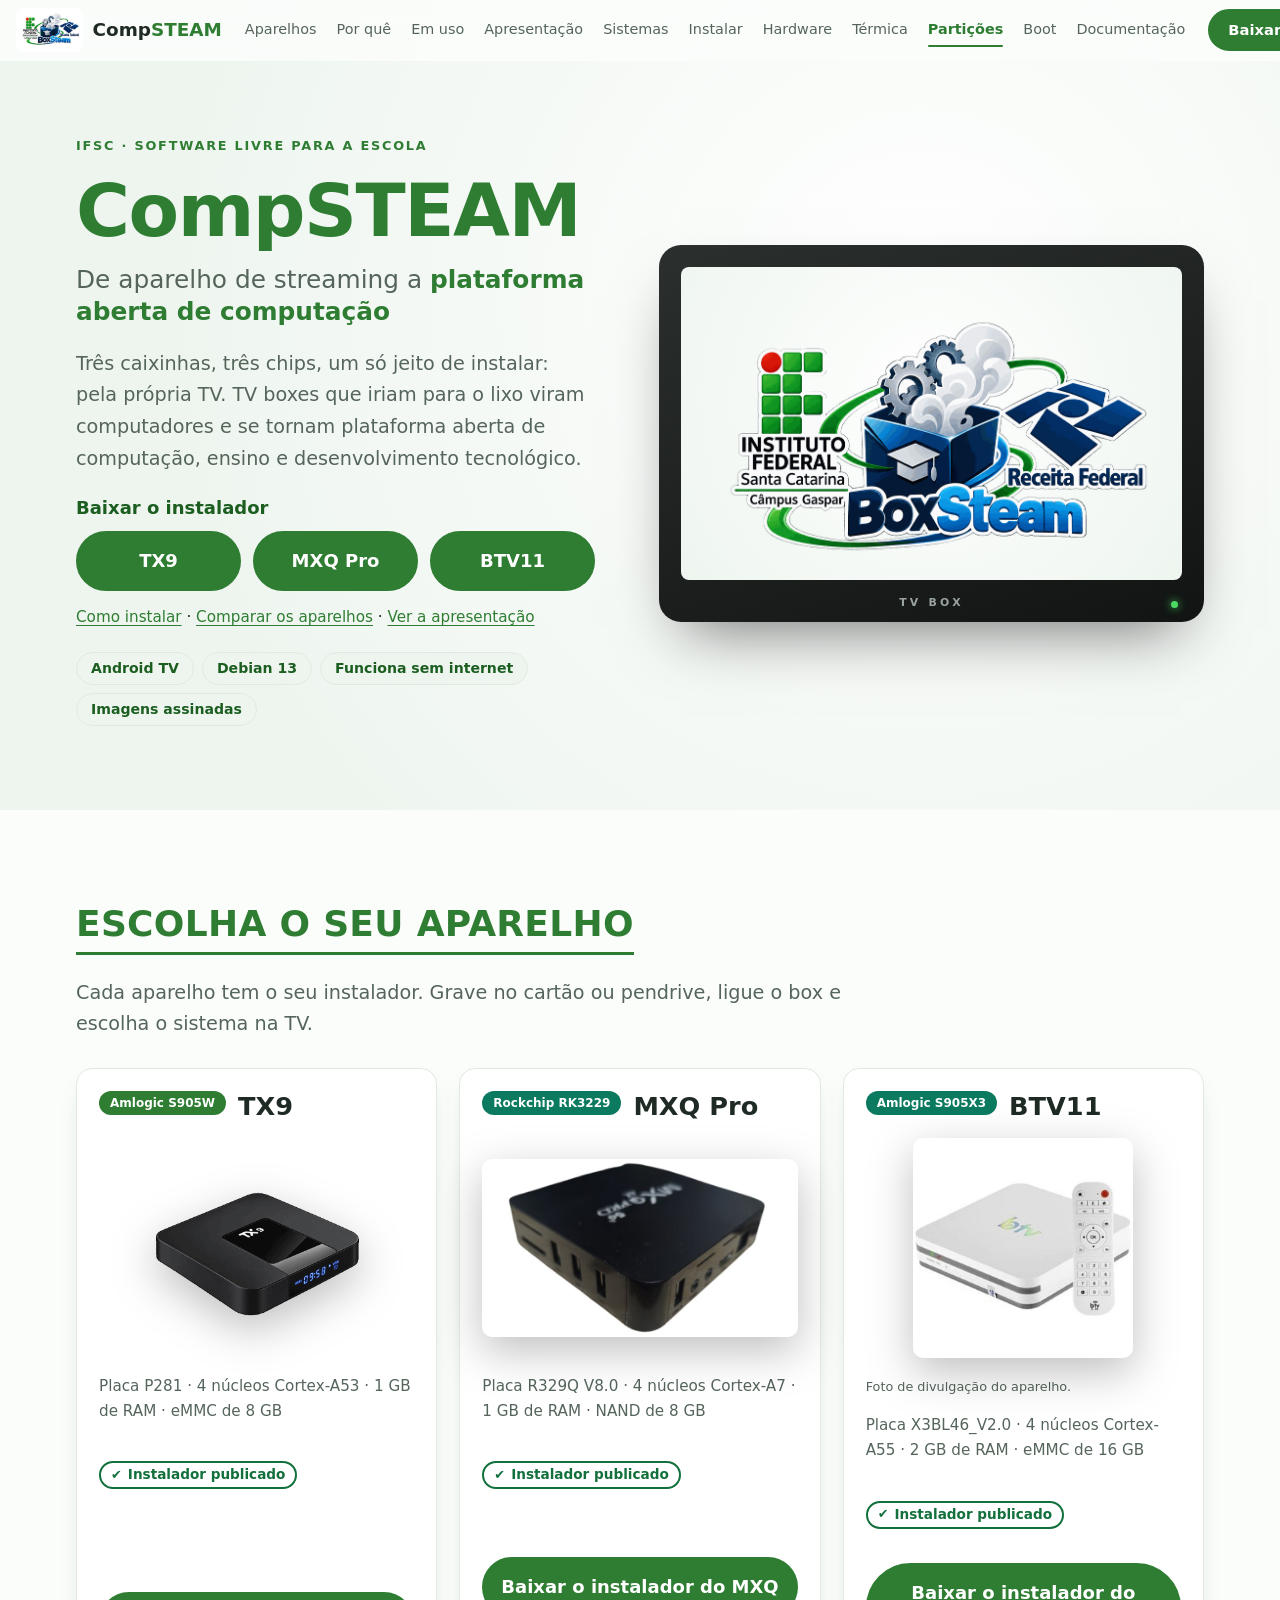
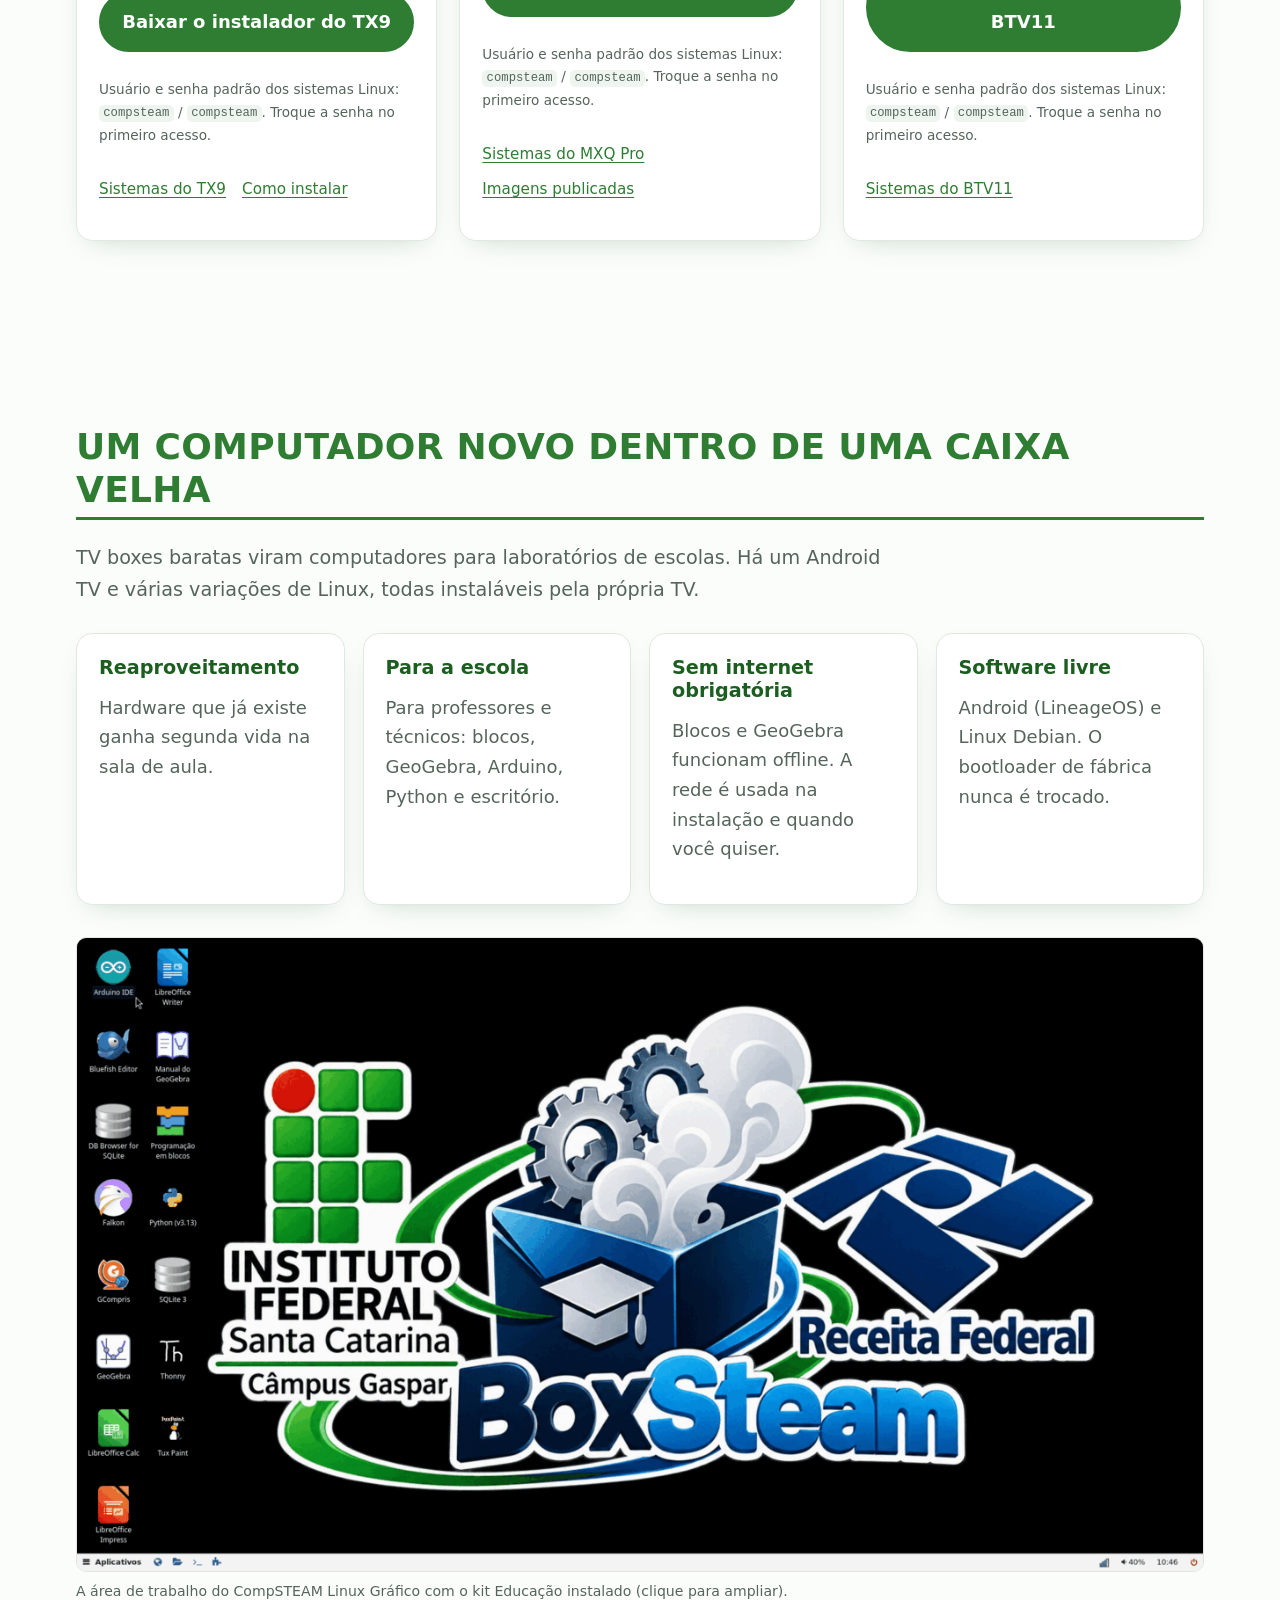
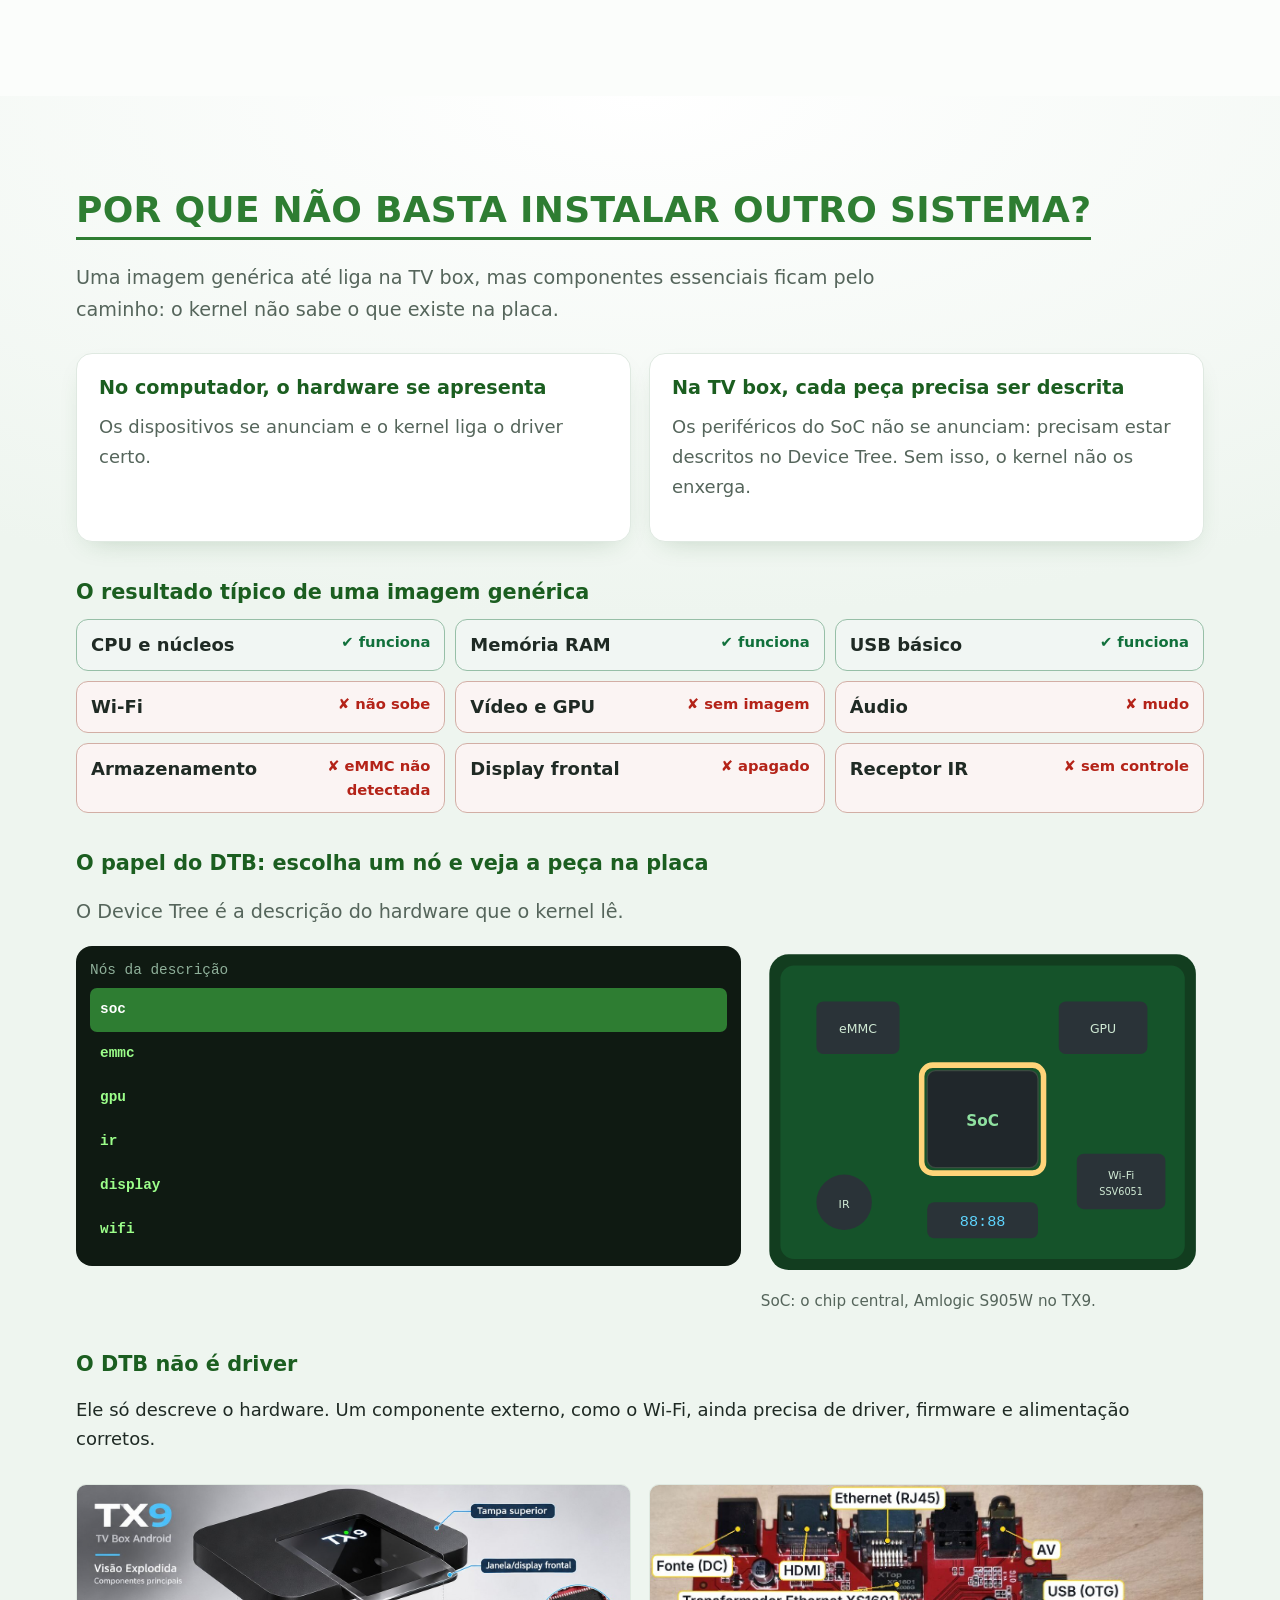
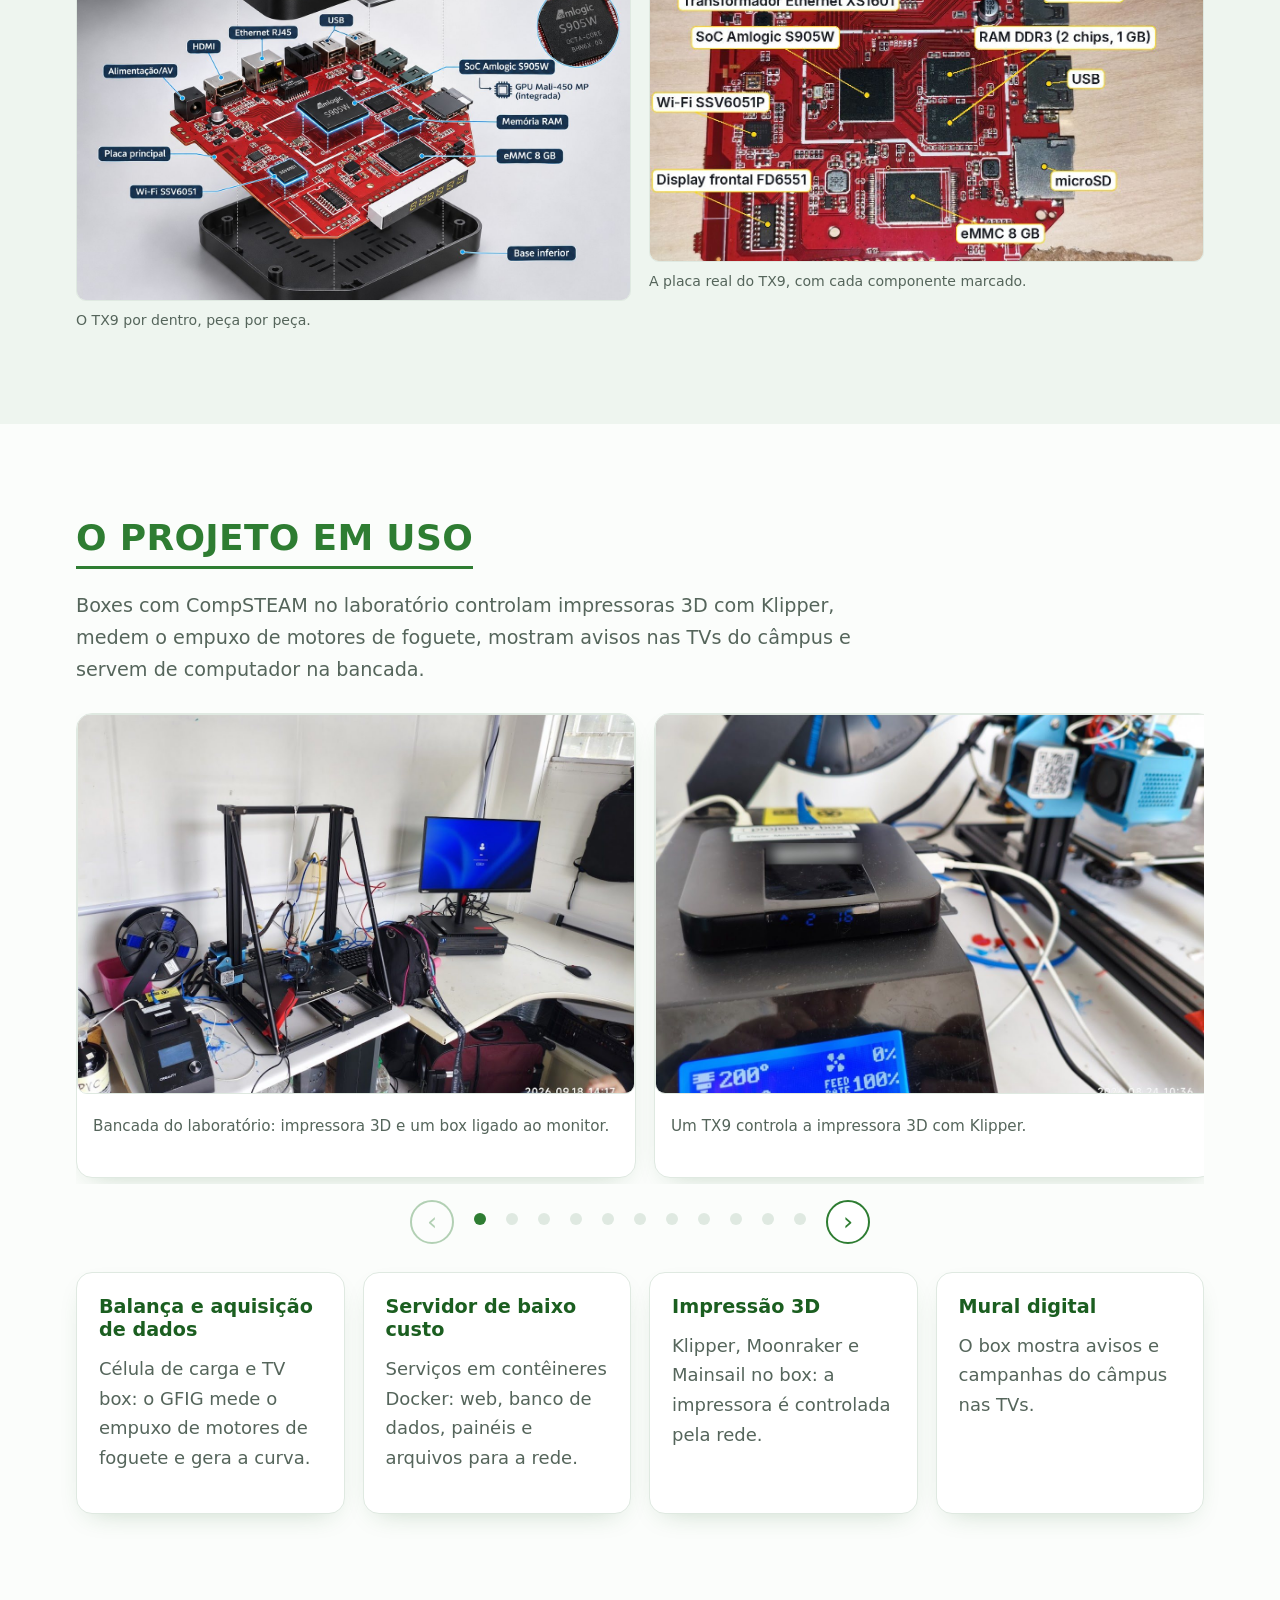
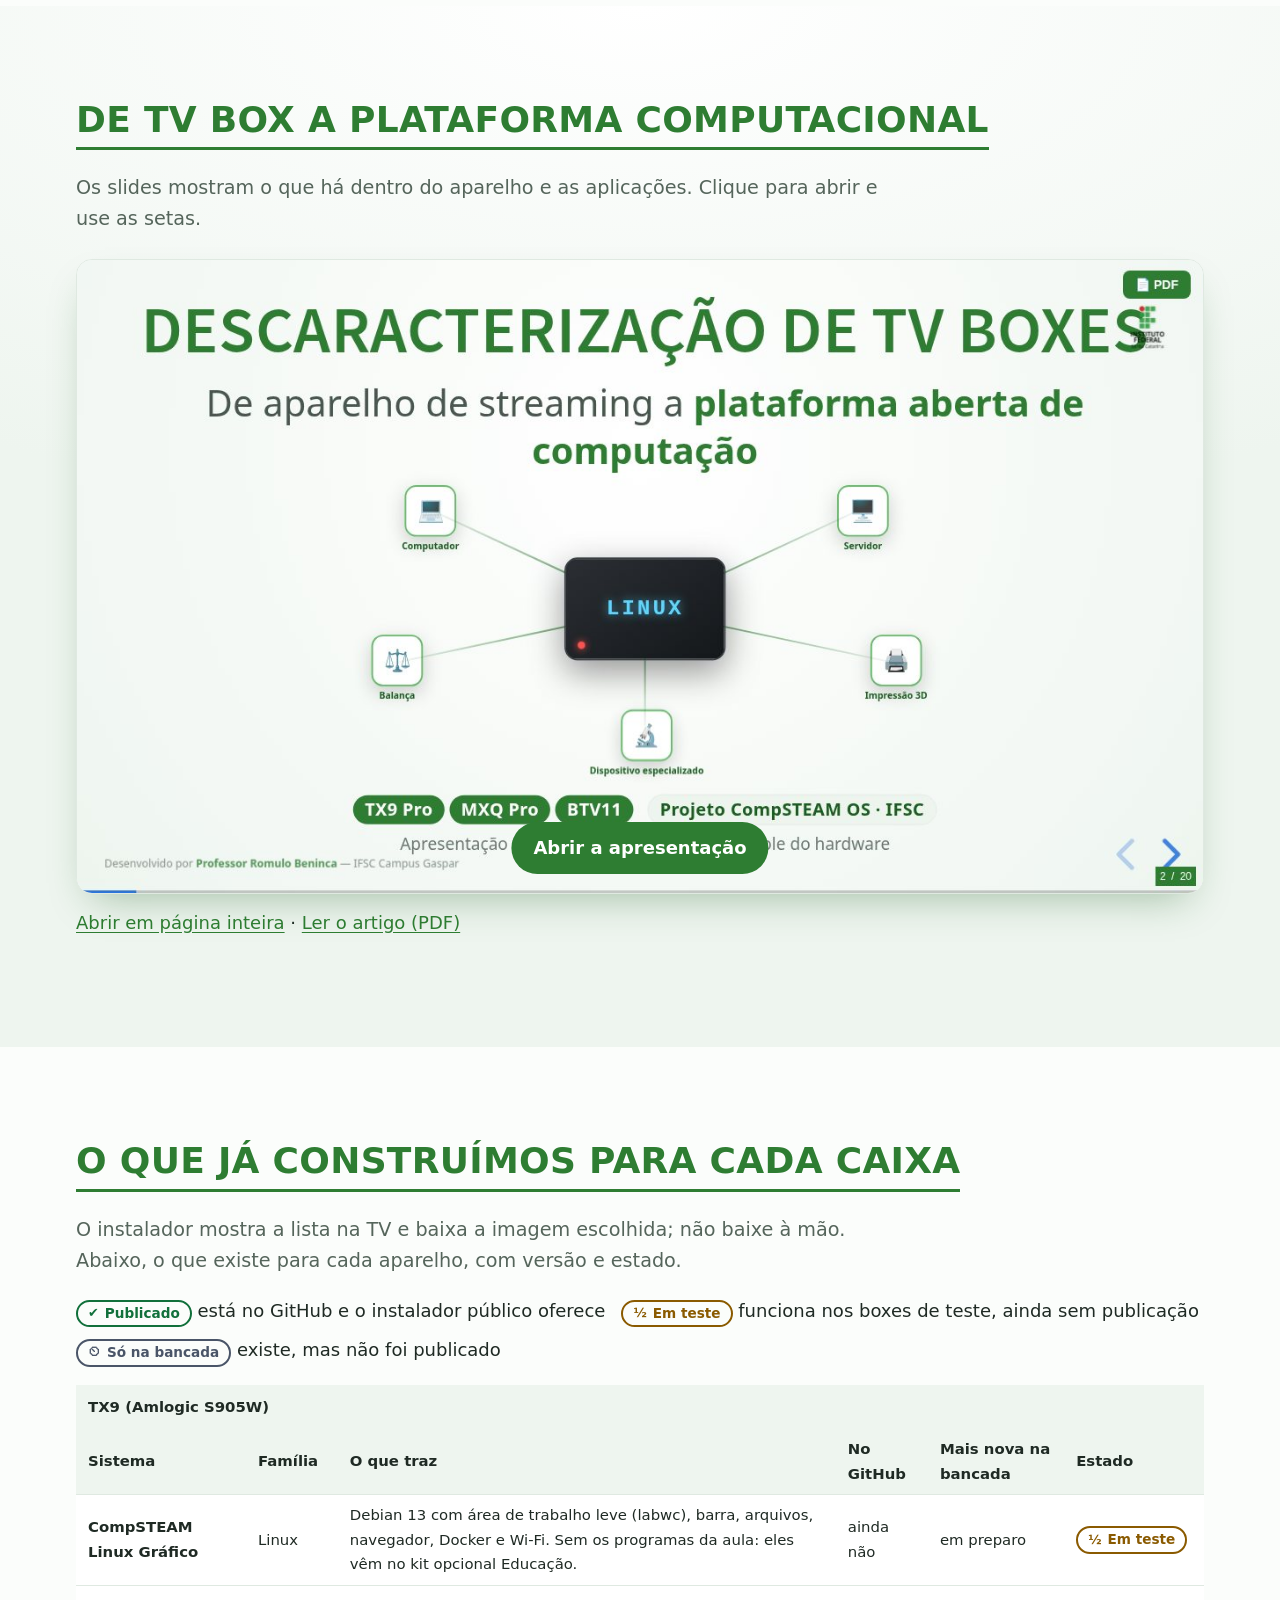
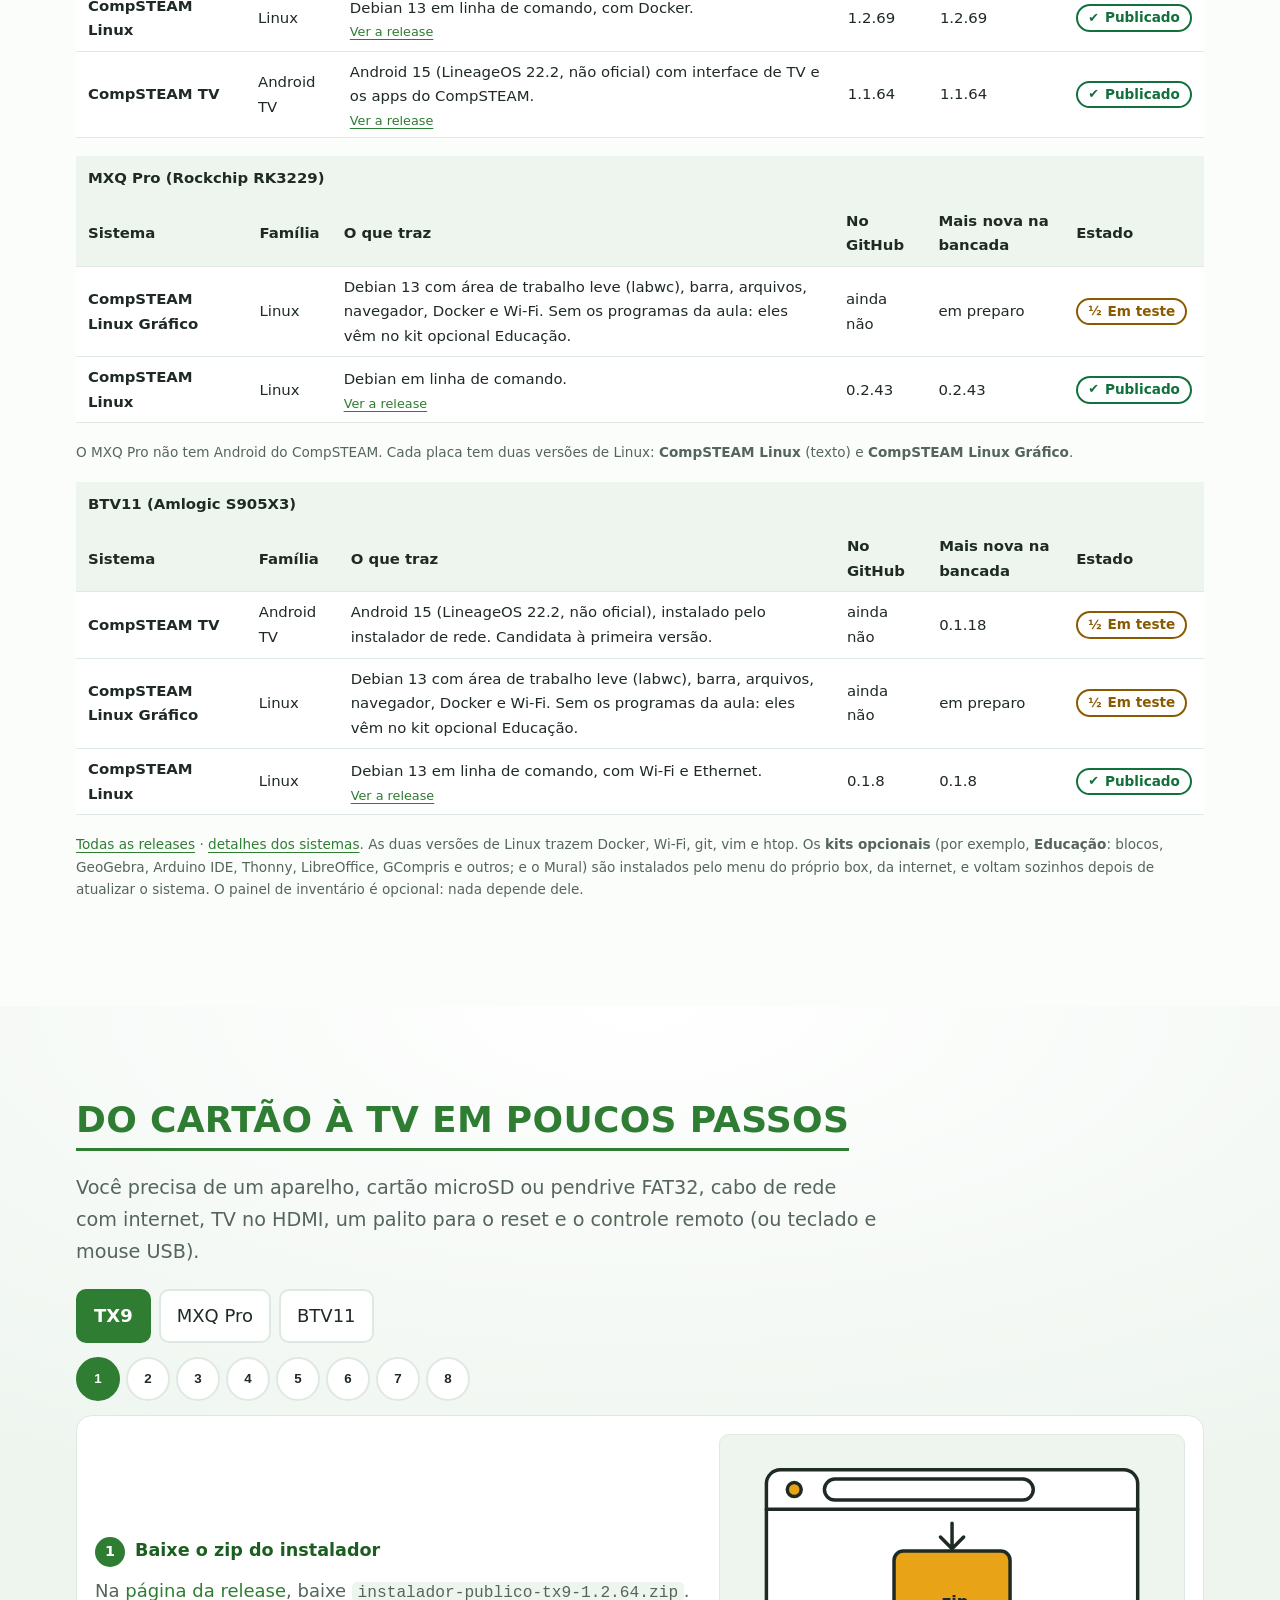
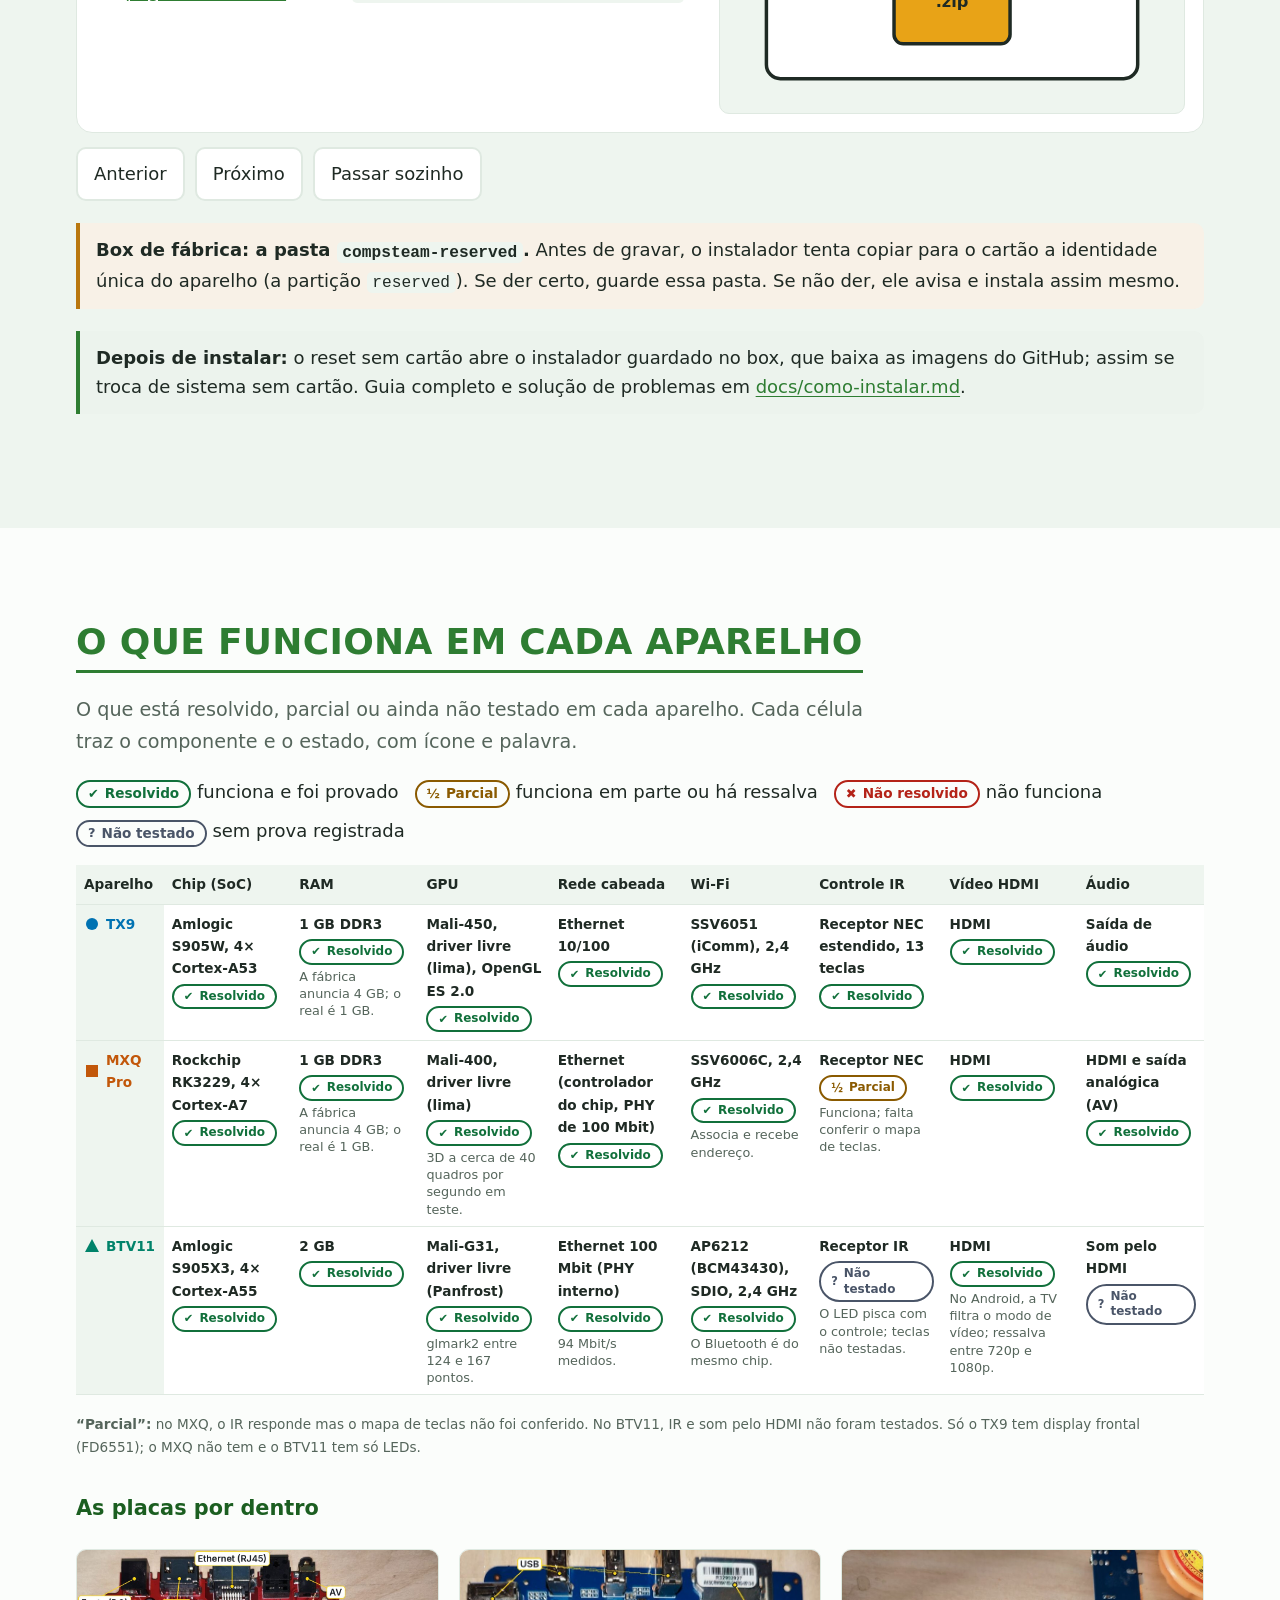
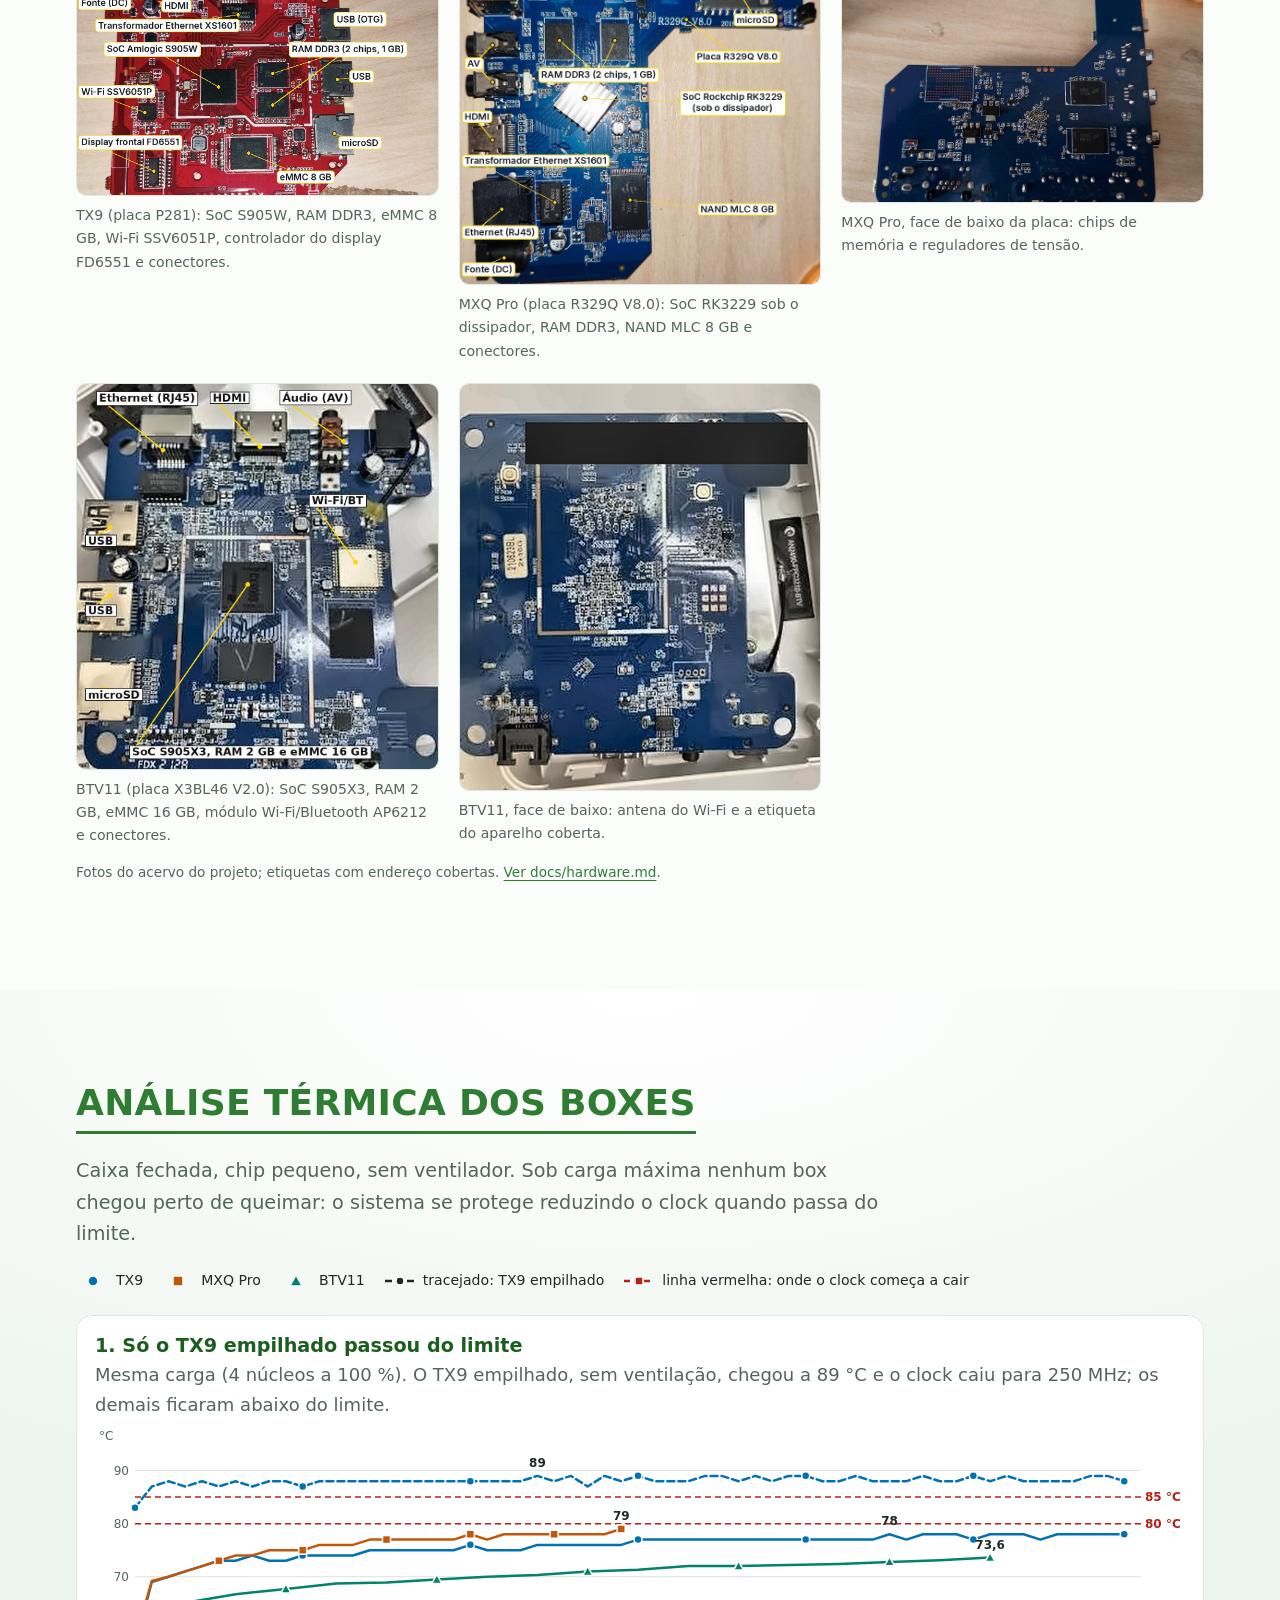
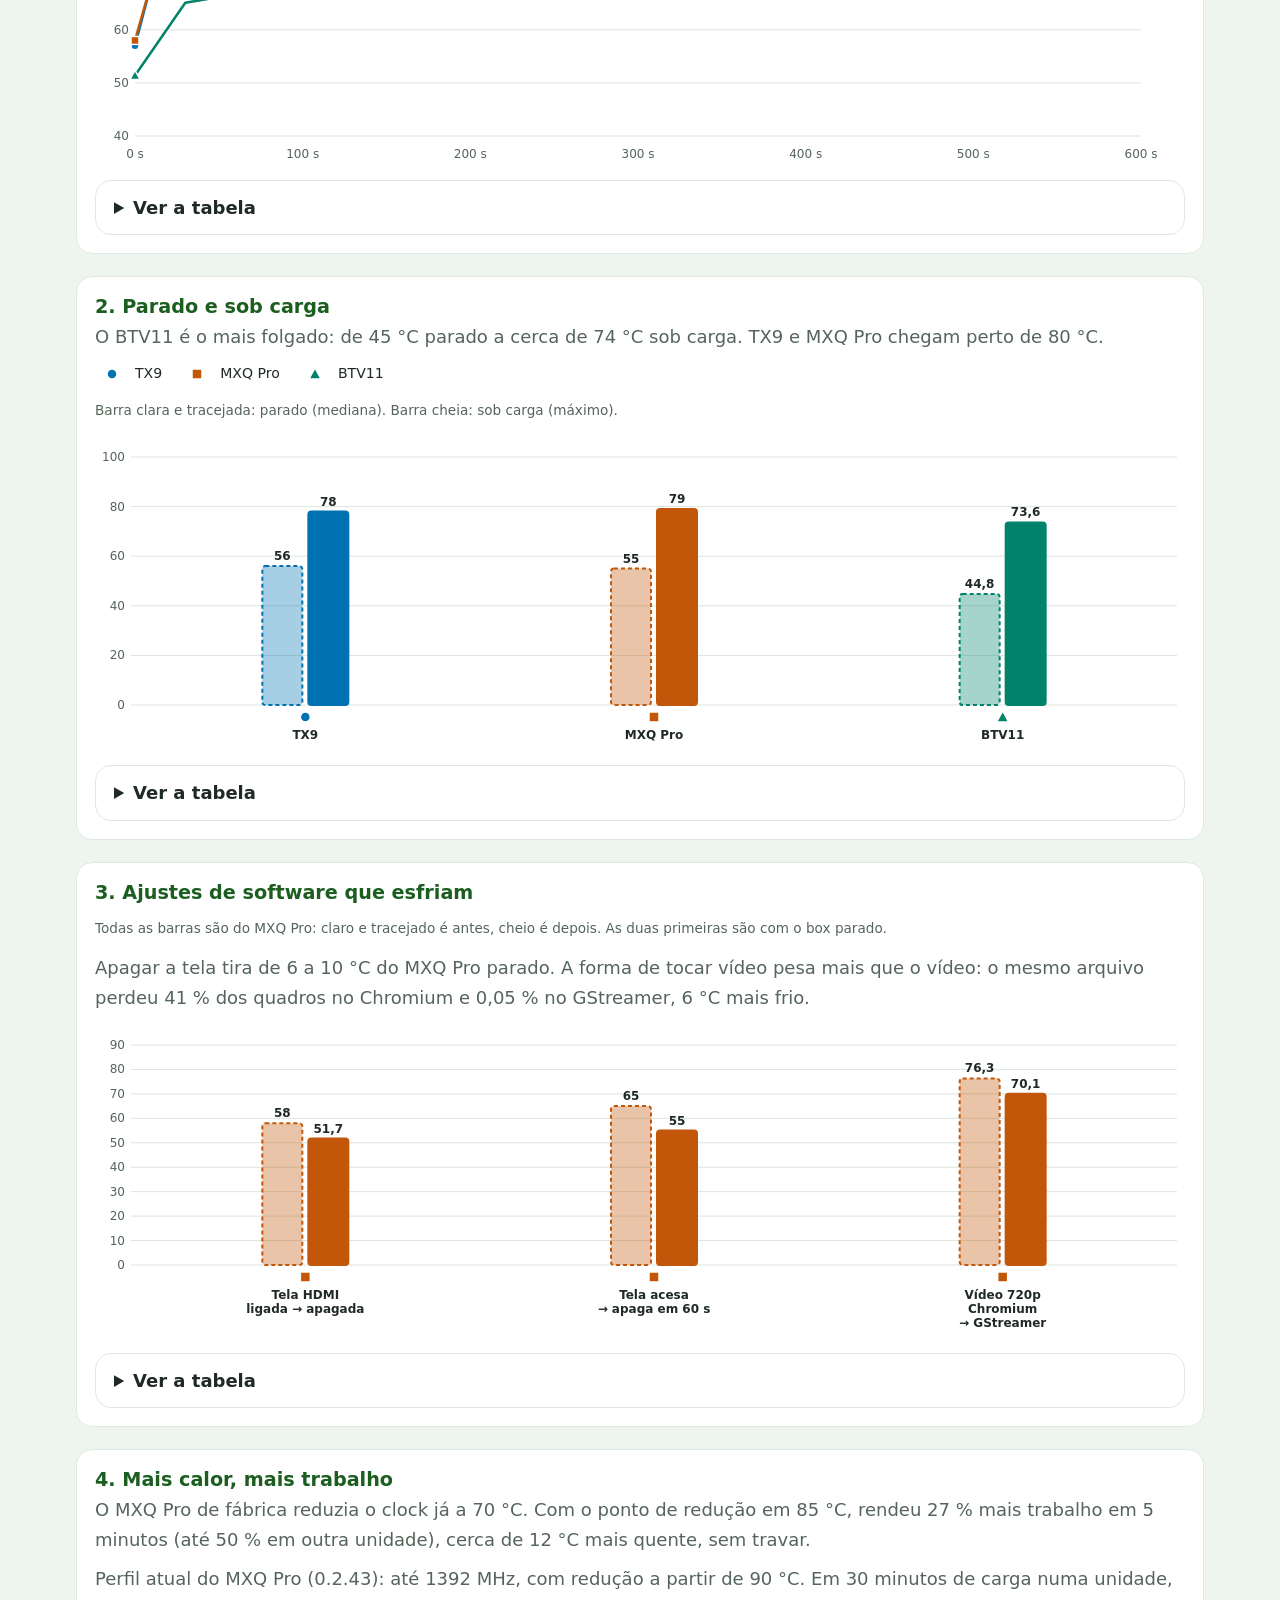
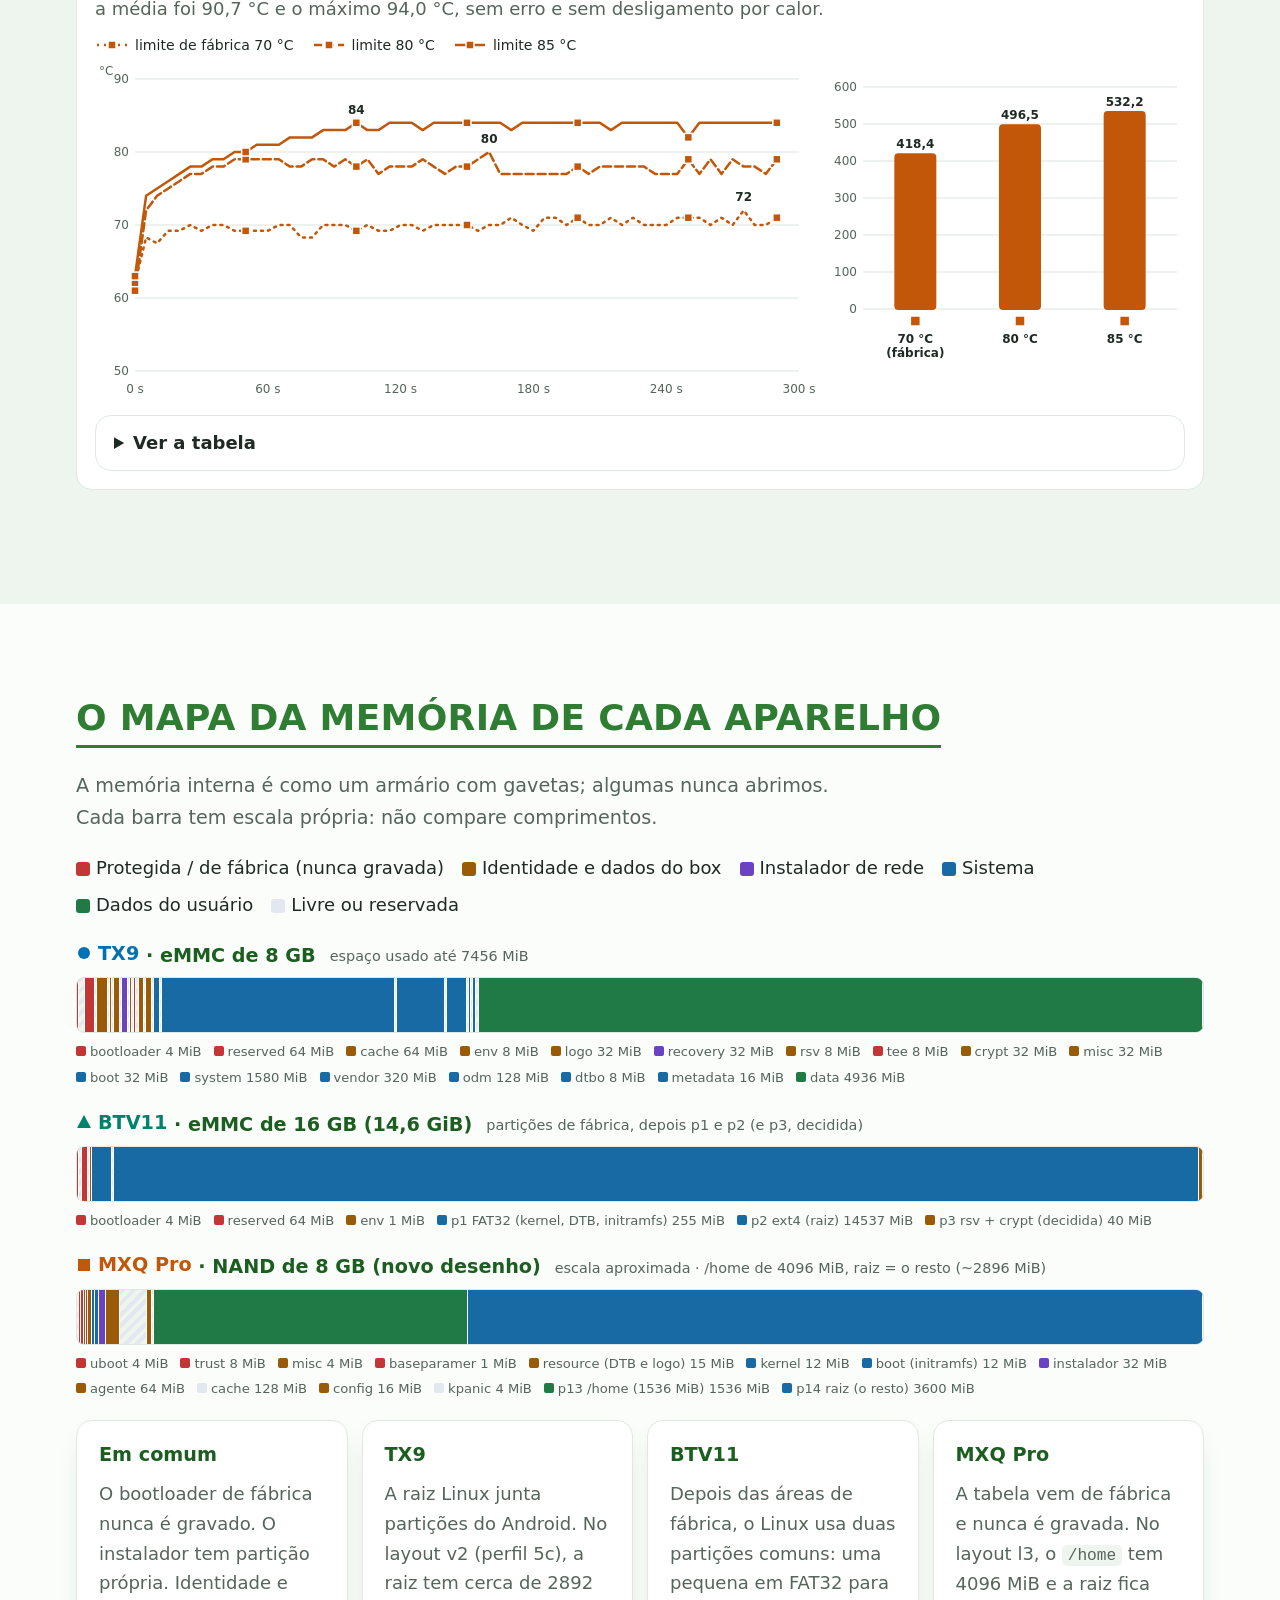
<file: index.html>
<!doctype html>
<html lang="pt-BR">
<head>
<!-- Google tag (gtag.js) -->
<script async src="https://www.googletagmanager.com/gtag/js?id=G-PK40E3PBF2"></script>
<script>
  window.dataLayer = window.dataLayer || [];
  function gtag(){dataLayer.push(arguments);}
  gtag('js', new Date());

  gtag('config', 'G-PK40E3PBF2');
</script>
<meta charset="utf-8">
<meta name="viewport" content="width=device-width,initial-scale=1">
<title>CompSTEAM — TV boxes na escola</title>
<meta name="description" content="CompSTEAM transforma TV boxes reaproveitadas em computadores para a escola: Android TV e Linux (Debian 13), instalados pela própria TV, sem abrir o aparelho. Três aparelhos: TX9, MXQ Pro e BTV11. Projeto do IFSC.">
<meta name="color-scheme" content="light dark">
<meta property="og:type" content="website">
<meta property="og:title" content="CompSTEAM — TV boxes na escola">
<meta property="og:description" content="TV boxes reaproveitadas viram computadores para a escola. Sistemas livres, instalação pela TV, sem abrir o aparelho.">
<meta property="og:image" content="https://rbeninca.github.io/tvbox/imgs/compsteam/educacao-area-de-trabalho.png">
<meta property="og:url" content="https://rbeninca.github.io/tvbox/">
<meta property="og:locale" content="pt_BR">
<meta name="twitter:card" content="summary_large_image">
<link rel="icon" href="imgs/compsteam/icone.png" type="image/png">
<link rel="stylesheet" href="assets/estilo.css">
</head>
<body>
<a class="skip" href="#conteudo">Ir para o conteúdo</a>
<div class="progresso" aria-hidden="true"><i></i></div>
<nav class="nav" aria-label="Seções da página">
<div class="wrap">
<a class="brand" href="#topo"><img src="imgs/compsteam/logo-boxsteam-p.png" width="180" height="119" alt=""><span>Comp<b>STEAM</b></span></a>
<button class="menu-btn" aria-expanded="false" aria-controls="menu">Menu</button>
<ul id="menu">
<li><a href="#aparelhos">Aparelhos</a></li>
<li><a href="#por-que">Por quê</a></li>
<li><a href="#em-uso">Em uso</a></li>
<li><a href="#apresentacao">Apresentação</a></li>
<li><a href="#sistemas">Sistemas</a></li>
<li><a href="#como-instalar">Instalar</a></li>
<li><a href="#hardware">Hardware</a></li>
<li><a href="#termica">Térmica</a></li>
<li><a href="#particoes">Partições</a></li>
<li><a href="#boot">Boot</a></li>
<li><a href="#documentacao">Documentação</a></li>
</ul>
<a class="btn pri cta" href="#aparelhos">Baixar</a>
</div>
</nav>

<header class="hero" id="topo">
<div class="wrap hero-g">
<div class="hero-txt">
<p class="kicker">IFSC · Software livre para a escola</p>
<h1>CompSTEAM</h1>
<p class="frase-h">De aparelho de streaming a <strong>plataforma aberta de computação</strong></p>
<p class="lead">Três caixinhas, três chips, um só jeito de instalar: pela própria TV. TV boxes que iriam para o lixo viram computadores e se tornam plataforma aberta de computação, ensino e desenvolvimento tecnológico.</p>
<p class="baixar-t">Baixar o instalador</p>
<div class="btns baixar"><a class="btn pri" href="https://github.com/rbeninca/tvbox/releases/tag/instalador-tx9-1.2.64">TX9</a><a class="btn pri" href="https://github.com/rbeninca/tvbox/releases/tag/instalador-mxq-1.2.64">MXQ Pro</a><a class="btn pri" href="https://github.com/rbeninca/tvbox/releases/tag/instalador-btv11-1.2.64">BTV11</a></div>
<p class="apoio-links"><a href="#como-instalar">Como instalar</a> · <a href="#aparelhos">Comparar os aparelhos</a> · <a href="#apresentacao">Ver a apresentação</a></p>
<ul class="pills"><li>Android TV</li><li>Debian 13</li><li>Funciona sem internet</li><li>Imagens assinadas</li></ul>
</div>
<div class="tv">
<div class="tela"><img src="imgs/compsteam/logo-boxsteam.png" width="900" height="593" alt="Logo do projeto BoxSteam, do IFSC Câmpus Gaspar com a Receita Federal"></div>
<span class="tv-marca" aria-hidden="true">TV BOX</span><i class="led" aria-hidden="true"></i>
</div>
</div>
</header>

<main id="conteudo">
<section id="aparelhos">
<div class="wrap">
<h2>Escolha o seu aparelho</h2>
<p class="lead">Cada aparelho tem o seu instalador. Grave no cartão ou pendrive, ligue o box e escolha o sistema na TV.</p>
<div class="aparelhos tres">
<article class="aparelho" data-estado="publicado">
<header><span class="tag">Amlogic S905W</span><h2>TX9</h2></header>
<figure class="foto"><img src="imgs/compsteam/tx9-caixa.png" width="700" height="700" alt="A TV box TX9, caixa preta com display frontal, vista em perspectiva"></figure>
<p class="chip-linha">Placa P281 · 4 núcleos Cortex-A53 · 1 GB de RAM · eMMC de 8 GB</p>
<p><span class="sel ok"><span class="ic" aria-hidden="true">✔</span>Instalador publicado</span></p>
<div class="btns"><a class="btn pri" href="https://github.com/rbeninca/tvbox/releases/tag/instalador-tx9-1.2.64">Baixar o instalador do TX9</a></div>
<p class="hint login">Usuário e senha padrão dos sistemas Linux: <code>compsteam</code> / <code>compsteam</code>. Troque a senha no primeiro acesso.</p>
<p class="links"><a href="#sistemas-tx9">Sistemas do TX9</a><a href="#como-instalar">Como instalar</a></p>
</article>
<article class="aparelho" data-estado="publicado">
<header><span class="tag g">Rockchip RK3229</span><h2>MXQ Pro</h2></header>
<figure class="foto"><img src="imgs/compsteam/mxq-caixa.jpg" width="727" height="410" alt="A TV box MXQ Pro vista de lado, caixa preta com portas USB, leitor de cartão e saídas de áudio" loading="lazy"></figure>
<p class="chip-linha">Placa R329Q V8.0 · 4 núcleos Cortex-A7 · 1 GB de RAM · NAND de 8 GB</p>
<p><span class="sel ok"><span class="ic" aria-hidden="true">✔</span>Instalador publicado</span></p>
<div class="btns"><a class="btn pri" href="https://github.com/rbeninca/tvbox/releases/tag/instalador-mxq-1.2.64">Baixar o instalador do MXQ</a></div>
<p class="hint login">Usuário e senha padrão dos sistemas Linux: <code>compsteam</code> / <code>compsteam</code>. Troque a senha no primeiro acesso.</p>
<p class="links"><a href="#sistemas-mxq">Sistemas do MXQ Pro</a><a href="https://github.com/rbeninca/tvbox/releases">Imagens publicadas</a></p>
</article>
<article class="aparelho" data-estado="publicado">
<header><span class="tag g">Amlogic S905X3</span><h2>BTV11</h2></header>
<figure class="foto"><img src="imgs/compsteam/btv11-caixa.jpg" width="600" height="600" alt="A TV box BTV11, caixa branca de topo quadrado, com o controle remoto ao lado" loading="lazy"></figure>
<p class="cred">Foto de divulgação do aparelho.</p>
<p class="chip-linha">Placa X3BL46_V2.0 · 4 núcleos Cortex-A55 · 2 GB de RAM · eMMC de 16 GB</p>
<p><span class="sel ok"><span class="ic" aria-hidden="true">✔</span>Instalador publicado</span></p>
<div class="btns"><a class="btn pri" href="https://github.com/rbeninca/tvbox/releases/tag/instalador-btv11-1.2.64">Baixar o instalador do BTV11</a></div>
<p class="hint login">Usuário e senha padrão dos sistemas Linux: <code>compsteam</code> / <code>compsteam</code>. Troque a senha no primeiro acesso.</p>
<p class="links"><a href="#sistemas-btv">Sistemas do BTV11</a></p>
</article>
</div>
</div>
</section>

<section id="o-que-e">
<div class="wrap">
<h2>Um computador novo dentro de uma caixa velha</h2>
<p class="lead">TV boxes baratas viram computadores para laboratórios de escolas. Há um Android TV e várias variações de Linux, todas instaláveis pela própria TV.</p>
<div class="grid c4" style="margin-top:28px">
<div class="card"><h3>Reaproveitamento</h3><p>Hardware que já existe ganha segunda vida na sala de aula.</p></div>
<div class="card"><h3>Para a escola</h3><p>Para professores e técnicos: blocos, GeoGebra, Arduino, Python e escritório.</p></div>
<div class="card"><h3>Sem internet obrigatória</h3><p>Blocos e GeoGebra funcionam offline. A rede é usada na instalação e quando você quiser.</p></div>
<div class="card"><h3>Software livre</h3><p>Android (LineageOS) e Linux Debian. O bootloader de fábrica nunca é trocado.</p></div>
</div>
<figure class="shot" style="margin-top:32px">
<img src="imgs/compsteam/educacao-area-de-trabalho.png" width="1280" height="720" loading="lazy" alt="Área de trabalho do Linux Gráfico com o kit Educação em uma TV, com painel e ícones dos programas">
<figcaption>A área de trabalho do CompSTEAM Linux Gráfico com o kit Educação instalado (clique para ampliar).</figcaption>
</figure>
</div>
</section>

<section id="por-que" class="alt">
<div class="wrap">
<h2>Por que não basta instalar outro sistema?</h2>
<p class="lead">Uma imagem genérica até liga na TV box, mas componentes essenciais ficam pelo caminho: o kernel não sabe o que existe na placa.</p>
<div class="grid" style="margin-top:28px">
<div class="card"><h3>No computador, o hardware se apresenta</h3><p>Os dispositivos se anunciam e o kernel liga o driver certo.</p></div>
<div class="card"><h3>Na TV box, cada peça precisa ser descrita</h3><p>Os periféricos do SoC não se anunciam: precisam estar descritos no Device Tree. Sem isso, o kernel não os enxerga.</p></div>
</div>
<h3 class="sub-h">O resultado típico de uma imagem genérica</h3>
<ul class="generica">
<li class="sim"><span>CPU e núcleos</span><em><i aria-hidden="true">✔</i> funciona</em></li>
<li class="sim"><span>Memória RAM</span><em><i aria-hidden="true">✔</i> funciona</em></li>
<li class="sim"><span>USB básico</span><em><i aria-hidden="true">✔</i> funciona</em></li>
<li class="nao"><span>Wi-Fi</span><em><i aria-hidden="true">✘</i> não sobe</em></li>
<li class="nao"><span>Vídeo e GPU</span><em><i aria-hidden="true">✘</i> sem imagem</em></li>
<li class="nao"><span>Áudio</span><em><i aria-hidden="true">✘</i> mudo</em></li>
<li class="nao"><span>Armazenamento</span><em><i aria-hidden="true">✘</i> eMMC não detectada</em></li>
<li class="nao"><span>Display frontal</span><em><i aria-hidden="true">✘</i> apagado</em></li>
<li class="nao"><span>Receptor IR</span><em><i aria-hidden="true">✘</i> sem controle</em></li>
</ul>
<h3 class="sub-h">O papel do DTB: escolha um nó e veja a peça na placa</h3>
<p class="lead">O Device Tree é a descrição do hardware que o kernel lê.</p>
<div class="dtb" id="dtb">
<div class="dts" role="group" aria-label="Nós da árvore de dispositivos">
<p>Nós da descrição</p>
<button type="button" data-hot="soc" aria-pressed="true" data-txt="SoC: o chip central, Amlogic S905W no TX9."><b>soc</b></button>
<button type="button" data-hot="emmc" aria-pressed="false" data-txt="eMMC: a memória interna."><b>emmc</b></button>
<button type="button" data-hot="gpu" aria-pressed="false" data-txt="GPU: a Mali-450 do S905W."><b>gpu</b></button>
<button type="button" data-hot="ir" aria-pressed="false" data-txt="Receptor IR: liga o controle remoto às teclas."><b>ir</b></button>
<button type="button" data-hot="disp" aria-pressed="false" data-txt="Display frontal: controlador FD6551, fora do padrão."><b>display</b></button>
<button type="button" data-hot="wifi" aria-pressed="false" data-txt="Wi-Fi: o SSV6051 é externo ao SoC e precisa de driver e firmware próprios."><b>wifi</b></button>
</div>
<figure class="placa-dtb">
<svg viewBox="0 0 320 240" role="img" aria-label="Desenho da placa com SoC, eMMC, GPU, receptor IR, display e Wi-Fi">
<rect x="6" y="6" width="308" height="228" rx="14" fill="#123d1f"/><rect x="14" y="14" width="292" height="212" rx="10" fill="#15532a"/>
<rect x="120" y="90" width="80" height="70" rx="6" fill="#20272b" stroke="#3a4a40"/><text x="160" y="130" text-anchor="middle" fill="#8fe0a0" font-size="11" font-weight="700">SoC</text>
<rect x="40" y="40" width="60" height="38" rx="5" fill="#2a3338"/><text x="70" y="63" text-anchor="middle" fill="#cfe9d3" font-size="9">eMMC</text>
<rect x="215" y="40" width="64" height="38" rx="5" fill="#2a3338"/><text x="247" y="63" text-anchor="middle" fill="#cfe9d3" font-size="9">GPU</text>
<circle cx="60" cy="185" r="20" fill="#2a3338"/><text x="60" y="189" text-anchor="middle" fill="#cfe9d3" font-size="8">IR</text>
<rect x="120" y="185" width="80" height="26" rx="5" fill="#2a3338"/><text x="160" y="202" text-anchor="middle" fill="#5fd6ff" font-size="11" font-family="monospace">88:88</text>
<rect x="228" y="150" width="64" height="40" rx="5" fill="#2a3338"/><text x="260" y="168" text-anchor="middle" fill="#cfe9d3" font-size="8">Wi-Fi</text><text x="260" y="180" text-anchor="middle" fill="#cfe9d3" font-size="7">SSV6051</text>
<rect class="hot on" data-hot="soc" x="116" y="86" width="88" height="78" rx="8"/><rect class="hot" data-hot="emmc" x="36" y="36" width="68" height="46" rx="7"/><rect class="hot" data-hot="gpu" x="211" y="36" width="72" height="46" rx="7"/><circle class="hot" data-hot="ir" cx="60" cy="185" r="25"/><rect class="hot" data-hot="disp" x="116" y="181" width="88" height="34" rx="7"/><rect class="hot" data-hot="wifi" x="224" y="146" width="72" height="48" rx="7"/>
</svg>
<figcaption id="dtb-leg" aria-live="polite">SoC: o chip central, Amlogic S905W no TX9.</figcaption>
</figure>
</div>
<h3 class="sub-h">O DTB não é driver</h3>
<p>Ele só descreve o hardware. Um componente externo, como o Wi-Fi, ainda precisa de driver, firmware e alimentação corretos.</p>
<div class="grid dois-fig">
<figure class="shot"><img src="apresentacao/imgs/tx9-visao-explodida.jpg" width="1448" height="1086" loading="lazy" alt="TX9 em visão explodida: tampa, placa vermelha com SoC, memórias, Wi-Fi e base"><figcaption>O TX9 por dentro, peça por peça.</figcaption></figure>
<figure class="shot"><img src="apresentacao/imgs/placa-p281-anotada.jpg" width="1200" height="815" loading="lazy" alt="Placa P281 do TX9 com SoC, RAM, eMMC, Wi-Fi, display e conectores marcados"><figcaption>A placa real do TX9, com cada componente marcado.</figcaption></figure>
</div>
</div>
</section>

<section id="em-uso">
<div class="wrap">
<h2>O projeto em uso</h2>
<p class="lead">Boxes com CompSTEAM no laboratório controlam impressoras 3D com Klipper, medem o empuxo de motores de foguete, mostram avisos nas TVs do câmpus e servem de computador na bancada.</p>
<div class="carrossel" id="carrossel" role="region" aria-roledescription="carrossel" aria-label="Fotos e vídeos do projeto em uso">
<ul class="trilho" tabindex="0">
<li class="slide"><figure class="shot"><img src="imgs/uso/uso-laboratorio.jpg" width="1240" height="930" loading="lazy" alt="Bancada do laboratório com uma impressora 3D e um monitor ligado a um TV box"><figcaption>Bancada do laboratório: impressora 3D e um box ligado ao monitor.</figcaption></figure></li>
<li class="slide"><figure class="shot"><img src="imgs/uso/uso-klipper-impressora.jpg" width="1240" height="930" loading="lazy" alt="TX9 sobre a impressora 3D, ao lado do visor da impressora, controlando a impressão"><figcaption>Um TX9 controla a impressora 3D com Klipper.</figcaption></figure></li>
<li class="slide"><figure class="vid"><video controls muted playsinline preload="none" poster="imgs/uso/uso-impressao-3d-capa.jpg" width="960" height="540"><source src="imgs/uso/uso-impressao-3d.mp4" type="video/mp4"></video><figcaption>Impressão 3D acompanhada pela câmera do Klipper, no box.</figcaption></figure></li>
<li class="slide"><figure class="shot"><img src="imgs/uso/uso-klipper-pecas.jpg" width="697" height="930" loading="lazy" alt="Peças impressas em 3D ao lado do TX9 que comandou a impressora"><figcaption>Peças impressas com o box no comando.</figcaption></figure></li>
<li class="slide"><figure class="shot"><img src="imgs/uso/uso-tx9-controle.jpg" width="697" height="930" loading="lazy" alt="Mão segurando o controle remoto apontado para o TX9 sobre a mesa"><figcaption>O TX9 usado com o controle remoto, como na instalação.</figcaption></figure></li>
<li class="slide"><figure class="vid"><video controls muted playsinline preload="none" poster="imgs/uso/uso-balanca-capa.jpg" width="540" height="406"><source src="imgs/uso/uso-balanca.mp4" type="video/mp4"></video><figcaption>Projeto de balança com sensor de carga na bancada.</figcaption></figure></li>
<li class="slide"><figure class="vid"><video controls muted playsinline preload="none" poster="apresentacao/imgs/uso/medicao-motor-foguete-poster.jpg" width="1280" height="720"><source src="apresentacao/imgs/uso/medicao-motor-foguete.mp4" type="video/mp4"></video><figcaption>Medição real do empuxo de um motor de foguete no banco de testes.</figcaption></figure></li>
<li class="slide"><figure class="shot"><img src="apresentacao/imgs/uso/balanca-gfig.png" width="1437" height="910" loading="lazy" alt="Tela do programa GFIG no box com a curva de empuxo de um motor"><figcaption>GFIG no box: 1329 leituras e a curva de empuxo do motor.</figcaption></figure></li>
<li class="slide"><figure class="shot"><img src="apresentacao/imgs/uso/balanca-relatorio.png" width="1437" height="910" loading="lazy" alt="Relatório com curva de propulsão, impulso total e classe do motor"><figcaption>Relatório gerado pelo sistema: curva de propulsão, impulso e classe do motor.</figcaption></figure></li>
<li class="slide"><figure class="shot"><img src="apresentacao/imgs/uso/mural-recepcao.jpg" width="900" height="1600" loading="lazy" alt="TV na recepção do câmpus mostrando uma publicação do mural"><figcaption>Mural digital na recepção do câmpus.</figcaption></figure></li>
<li class="slide"><a class="artigo" href="docs/artigo-sepei-2026-tv-box-tx9.pdf"><img src="imgs/uso/artigo-sepei-2026-capa.jpg" width="497" height="702" loading="lazy" alt="Primeira página do artigo científico sobre o TX9 com Armbian Linux"><span><strong>Artigo científico</strong>Descaracterização de TV Box TX9 para Armbian Linux: para uso como plataforma de computação embarcada educacional. SEPEI 2026, IFSC. Abrir o PDF.</span></a></li>
</ul>
<div class="ctl"><button type="button" class="ant" aria-label="Anterior">‹</button><div class="pontos" role="group" aria-label="Escolher o item"></div><button type="button" class="prox" aria-label="Próximo">›</button></div>
</div>
<div class="grid c4" style="margin-top:28px">
<div class="card"><h3>Balança e aquisição de dados</h3><p>Célula de carga e TV box: o GFIG mede o empuxo de motores de foguete e gera a curva.</p></div>
<div class="card"><h3>Servidor de baixo custo</h3><p>Serviços em contêineres Docker: web, banco de dados, painéis e arquivos para a rede.</p></div>
<div class="card"><h3>Impressão 3D</h3><p>Klipper, Moonraker e Mainsail no box: a impressora é controlada pela rede.</p></div>
<div class="card"><h3>Mural digital</h3><p>O box mostra avisos e campanhas do câmpus nas TVs.</p></div>
</div>
</div>
</section>

<section id="apresentacao" class="alt">
<div class="wrap">
<h2>De TV Box a plataforma computacional</h2>
<p class="lead">Os slides mostram o que há dentro do aparelho e as aplicações. Clique para abrir e use as setas.</p>
<div class="palco" id="palco">
<a class="capa" href="apresentacao/"><img src="imgs/compsteam/apresentacao-capa.jpg" width="1280" height="720" loading="lazy" alt="Slide de abertura: Descaracterização de TV Boxes"><span>Abrir a apresentação</span></a>
</div>
<p style="margin-top:14px"><a href="apresentacao/">Abrir em página inteira</a> · <a href="docs/artigo-sepei-2026-tv-box-tx9.pdf">Ler o artigo (PDF)</a></p>
</div>
</section>

<section id="sistemas">
<div class="wrap">
<h2>O que já construímos para cada caixa</h2>
<p class="lead">O instalador mostra a lista na TV e baixa a imagem escolhida; não baixe à mão. Abaixo, o que existe para cada aparelho, com versão e estado.</p>
<ul class="legenda-estados" aria-label="Estados dos sistemas">
<li><span class="sel ok"><span class="ic" aria-hidden="true">✔</span>Publicado</span> está no GitHub e o instalador público oferece</li>
<li><span class="sel parc"><span class="ic" aria-hidden="true">½</span>Em teste</span> funciona nos boxes de teste, ainda sem publicação</li>
<li><span class="sel nt"><span class="ic" aria-hidden="true">⏲</span>Só na bancada</span> existe, mas não foi publicado</li>
</ul>

<div class="tbl" id="sistemas-tx9">
<table class="cartoes">
<caption>TX9 (Amlogic S905W)</caption>
<thead><tr><th scope="col">Sistema</th><th scope="col">Família</th><th scope="col">O que traz</th><th scope="col">No GitHub</th><th scope="col">Mais nova na bancada</th><th scope="col">Estado</th></tr></thead>
<tbody>
<tr><td data-label="Sistema"><strong>CompSTEAM Linux Gráfico</strong></td><td data-label="Família">Linux</td><td data-label="O que traz">Debian 13 com área de trabalho leve (labwc), barra, arquivos, navegador, Docker e Wi-Fi. Sem os programas da aula: eles vêm no kit opcional Educação.</td><td data-label="No GitHub">ainda não</td><td data-label="Mais nova na bancada">em preparo</td><td data-label="Estado"><span class="sel parc"><span class="ic" aria-hidden="true">½</span>Em teste</span></td></tr>
<tr><td data-label="Sistema"><strong>CompSTEAM Linux</strong></td><td data-label="Família">Linux</td><td data-label="O que traz">Debian 13 em linha de comando, com Docker.<small><a href="https://github.com/rbeninca/tvbox/releases/tag/debian-1.2.69">Ver a release</a></small></td><td data-label="No GitHub">1.2.69</td><td data-label="Mais nova na bancada">1.2.69</td><td data-label="Estado"><span class="sel ok"><span class="ic" aria-hidden="true">✔</span>Publicado</span></td></tr>
<tr><td data-label="Sistema"><strong>CompSTEAM TV</strong></td><td data-label="Família">Android TV</td><td data-label="O que traz">Android 15 (LineageOS 22.2, não oficial) com interface de TV e os apps do CompSTEAM.<small><a href="https://github.com/rbeninca/tvbox/releases/tag/compsteam-tv-1.1.64">Ver a release</a></small></td><td data-label="No GitHub">1.1.64</td><td data-label="Mais nova na bancada">1.1.64</td><td data-label="Estado"><span class="sel ok"><span class="ic" aria-hidden="true">✔</span>Publicado</span></td></tr>
</tbody></table></div>

<div class="tbl" id="sistemas-mxq">
<table class="cartoes">
<caption>MXQ Pro (Rockchip RK3229)</caption>
<thead><tr><th scope="col">Sistema</th><th scope="col">Família</th><th scope="col">O que traz</th><th scope="col">No GitHub</th><th scope="col">Mais nova na bancada</th><th scope="col">Estado</th></tr></thead>
<tbody>
<tr><td data-label="Sistema"><strong>CompSTEAM Linux Gráfico</strong></td><td data-label="Família">Linux</td><td data-label="O que traz">Debian 13 com área de trabalho leve (labwc), barra, arquivos, navegador, Docker e Wi-Fi. Sem os programas da aula: eles vêm no kit opcional Educação.</td><td data-label="No GitHub">ainda não</td><td data-label="Mais nova na bancada">em preparo</td><td data-label="Estado"><span class="sel parc"><span class="ic" aria-hidden="true">½</span>Em teste</span></td></tr>
<tr><td data-label="Sistema"><strong>CompSTEAM Linux</strong></td><td data-label="Família">Linux</td><td data-label="O que traz">Debian em linha de comando.<small><a href="https://github.com/rbeninca/tvbox/releases/tag/mxqpro-debian-0.2.43">Ver a release</a></small></td><td data-label="No GitHub">0.2.43</td><td data-label="Mais nova na bancada">0.2.43</td><td data-label="Estado"><span class="sel ok"><span class="ic" aria-hidden="true">✔</span>Publicado</span></td></tr>
</tbody></table></div>
<p class="hint">O MXQ Pro não tem Android do CompSTEAM. Cada placa tem duas versões de Linux: <strong>CompSTEAM Linux</strong> (texto) e <strong>CompSTEAM Linux Gráfico</strong>.</p>

<div class="tbl" id="sistemas-btv">
<table class="cartoes">
<caption>BTV11 (Amlogic S905X3)</caption>
<thead><tr><th scope="col">Sistema</th><th scope="col">Família</th><th scope="col">O que traz</th><th scope="col">No GitHub</th><th scope="col">Mais nova na bancada</th><th scope="col">Estado</th></tr></thead>
<tbody>
<tr><td data-label="Sistema"><strong>CompSTEAM TV</strong></td><td data-label="Família">Android TV</td><td data-label="O que traz">Android 15 (LineageOS 22.2, não oficial), instalado pelo instalador de rede. Candidata à primeira versão.</td><td data-label="No GitHub">ainda não</td><td data-label="Mais nova na bancada">0.1.18</td><td data-label="Estado"><span class="sel parc"><span class="ic" aria-hidden="true">½</span>Em teste</span></td></tr>
<tr><td data-label="Sistema"><strong>CompSTEAM Linux Gráfico</strong></td><td data-label="Família">Linux</td><td data-label="O que traz">Debian 13 com área de trabalho leve (labwc), barra, arquivos, navegador, Docker e Wi-Fi. Sem os programas da aula: eles vêm no kit opcional Educação.</td><td data-label="No GitHub">ainda não</td><td data-label="Mais nova na bancada">em preparo</td><td data-label="Estado"><span class="sel parc"><span class="ic" aria-hidden="true">½</span>Em teste</span></td></tr>
<tr><td data-label="Sistema"><strong>CompSTEAM Linux</strong></td><td data-label="Família">Linux</td><td data-label="O que traz">Debian 13 em linha de comando, com Wi-Fi e Ethernet.<small><a href="https://github.com/rbeninca/tvbox/releases/tag/btv11-debian-0.1.8">Ver a release</a></small></td><td data-label="No GitHub">0.1.8</td><td data-label="Mais nova na bancada">0.1.8</td><td data-label="Estado"><span class="sel ok"><span class="ic" aria-hidden="true">✔</span>Publicado</span></td></tr>
</tbody></table></div>
<p class="hint"><a href="https://github.com/rbeninca/tvbox/releases">Todas as releases</a> · <a href="https://github.com/rbeninca/tvbox/blob/main/docs/sistemas.md">detalhes dos sistemas</a>. As duas versões de Linux trazem Docker, Wi-Fi, git, vim e htop. Os <strong>kits opcionais</strong> (por exemplo, <strong>Educação</strong>: blocos, GeoGebra, Arduino IDE, Thonny, LibreOffice, GCompris e outros; e o Mural) são instalados pelo menu do próprio box, da internet, e voltam sozinhos depois de atualizar o sistema. O painel de inventário é opcional: nada depende dele.</p>
</div>
</section>

<section id="como-instalar" class="alt">
<div class="wrap">
<h2>Do cartão à TV em poucos passos</h2>
<p class="lead">Você precisa de um aparelho, cartão microSD ou pendrive FAT32, cabo de rede com internet, TV no HDMI, um palito para o reset e o controle remoto (ou teclado e mouse USB).</p>
<div id="abas-instalar" class="abas"></div>

<div class="painel" id="pn-tx9" data-aba="TX9">
<h3 class="visually-hidden">Instalação no TX9</h3>
<div class="trilha" id="trilha" role="group" aria-label="Escolher o passo"></div>
<ol class="passos stepper">
<li class="passo"><div><h3>Baixe o zip do instalador</h3><p>Na <a href="https://github.com/rbeninca/tvbox/releases/tag/instalador-tx9-1.2.64">página da release</a>, baixe <code>instalador-publico-tx9-1.2.64.zip</code>.</p></div>
<div class="figs"><svg class="dia" viewBox="0 0 400 240" role="img" aria-label="Desenho: janela do navegador com um arquivo zip sendo baixado"><rect class="f" x="40" y="30" width="320" height="180" rx="12"/><line class="l" x1="40" y1="64" x2="360" y2="64"/><circle class="a" cx="64" cy="47" r="6"/><rect class="f" x="90" y="38" width="180" height="18" rx="9"/><rect class="a" x="150" y="100" width="100" height="80" rx="8"/><text x="200" y="148" text-anchor="middle">.zip</text><path class="l" d="M200 76 V96 M190 88 L200 98 L210 88"/></svg></div></li>
<li class="passo"><div><h3>Copie para o cartão FAT32</h3><p>Descompacte tudo na <strong>raiz</strong> do cartão, sem criar pasta. Não deixe nele os arquivos <code>aml_autoscript</code> nem <code>aml_sdc_burn.ini</code>.</p></div>
<div class="figs"><svg class="dia" viewBox="0 0 400 240" role="img" aria-label="Desenho: um cartão microSD ao lado de uma pasta com arquivos"><path class="a" d="M230 50 H310 V190 H210 V70 Z"/><rect class="f" x="236" y="62" width="10" height="22"/><rect class="f" x="254" y="62" width="10" height="22"/><rect class="f" x="272" y="62" width="10" height="22"/><text x="262" y="150" text-anchor="middle">FAT32</text><path class="f" d="M50 80 H110 L124 98 H180 V190 H50 Z"/><path class="l" d="M184 140 H204 M196 132 L206 140 L196 148"/></svg></div></li>
<li class="passo"><div><h3>Ligue os cabos, com o box desligado</h3><p>Cabo de rede, TV no HDMI e o cartão no leitor. Só depois a fonte.</p></div>
<div class="figs"><svg class="dia" viewBox="0 0 400 240" role="img" aria-label="Desenho: a parte de trás de um box com as entradas de rede, HDMI, USB e fonte"><rect class="f" x="50" y="70" width="300" height="110" rx="12"/><rect class="a" x="70" y="100" width="46" height="40" rx="4"/><text x="93" y="165" text-anchor="middle">rede</text><rect class="a" x="140" y="108" width="62" height="24" rx="4"/><text x="171" y="165" text-anchor="middle">HDMI</text><rect class="a" x="228" y="104" width="34" height="30" rx="4"/><text x="245" y="165" text-anchor="middle">USB</text><circle class="a" cx="312" cy="119" r="14"/><text x="312" y="165" text-anchor="middle">fonte</text></svg></div></li>
<li class="passo"><div><h3>Segure o botão reset e ligue</h3><p>O botão fica num furo no fundo do box. Segure com o palito e ligue a fonte. Solte após cerca de 5 segundos.</p></div>
<div class="figs"><svg class="dia" viewBox="0 0 400 240" role="img" aria-label="Desenho: o fundo do box com um furo pequeno e um palito apertando o botão reset"><rect class="f" x="60" y="50" width="280" height="150" rx="16"/><circle class="a" cx="200" cy="125" r="12"/><circle class="f" cx="200" cy="125" r="4"/><path class="l" d="M200 125 L300 40"/><text x="200" y="185" text-anchor="middle">reset</text></svg></div></li>
<li class="passo"><div><h3>Escolha o sistema na TV</h3><p>A lista mostra os sistemas disponíveis no GitHub. Use as setas e OK.</p></div>
<div class="figs"><figure class="shot"><img src="imgs/compsteam/instalador-lista-de-sistemas.png" width="1280" height="720" loading="lazy" alt="Tela do instalador na TV com a lista de sistemas (captura de uma versão anterior): Alpine, Android TV, Debian, Educação e Debian gráfico. Use as setas e OK para escolher."><figcaption>Lista de sistemas do instalador.</figcaption></figure></div></li>
<li class="passo"><div><h3>Atualizar ou instalação limpa</h3><p>Se o box já tem um CompSTEAM, escolha <em>Atualizar</em> (guarda a pasta de dados) ou <em>Instalação limpa</em> (apaga tudo).</p></div>
<div class="figs"><figure class="shot"><img src="imgs/compsteam/instalador-atualizar-ou-limpa.png" width="1280" height="720" loading="lazy" alt="Tela do instalador perguntando se atualiza ou faz instalação limpa"><figcaption>A pergunta que o instalador faz.</figcaption></figure></div></li>
<li class="passo"><div><h3>Dez segundos para desistir, depois a gravação</h3><p>Você tem 10 segundos para cancelar. Depois o instalador grava a memória do box, de 2 a cerca de 20 minutos. <strong>Não desligue.</strong></p></div>
<div class="figs dois"><figure class="shot"><img src="imgs/compsteam/instalador-contagem-antes-de-gravar.png" width="1280" height="720" loading="lazy" alt="Tela do instalador com a contagem regressiva de 10 segundos antes de gravar"><figcaption>Antes: a contagem.</figcaption></figure><figure class="shot"><img src="imgs/compsteam/instalador-progresso-gravacao.png" width="1280" height="720" loading="lazy" alt="Tela do instalador mostrando o progresso da gravação partição por partição"><figcaption>Durante: o progresso.</figcaption></figure></div></li>
<li class="passo"><div><h3>Pronto: tire o cartão</h3><p>Tudo gravado e conferido, o box reinicia no sistema novo. Tire o cartão: com ele no box, o instalador do cartão sempre abre.</p></div>
<div class="figs dois"><figure class="shot"><img src="imgs/compsteam/instalador-fim.png" width="1280" height="720" loading="lazy" alt="Tela do instalador com tudo gravado e conferido, reiniciando no sistema novo"><figcaption>Fim da instalação.</figcaption></figure><figure class="shot"><img src="imgs/compsteam/educacao-area-de-trabalho.png" width="1280" height="720" loading="lazy" alt="Primeira tela do sistema novo: a área de trabalho do Linux Gráfico com o kit Educação"><figcaption>O sistema novo (Linux Gráfico com o kit Educação).</figcaption></figure></div></li>
</ol>
<div class="ctl" id="ctl-passos"><button type="button" id="p-ant">Anterior</button><button type="button" id="p-prox">Próximo</button><button type="button" id="p-auto" aria-pressed="false">Passar sozinho</button><span class="visually-hidden" id="passo-vivo" aria-live="polite"></span></div>
<div class="note"><strong>Box de fábrica: a pasta <code>compsteam-reserved</code>.</strong> Antes de gravar, o instalador tenta copiar para o cartão a identidade única do aparelho (a partição <code>reserved</code>). Se der certo, guarde essa pasta. Se não der, ele avisa e instala assim mesmo.</div>
<div class="note ok"><strong>Depois de instalar:</strong> o reset sem cartão abre o instalador guardado no box, que baixa as imagens do GitHub; assim se troca de sistema sem cartão. Guia completo e solução de problemas em <a href="https://github.com/rbeninca/tvbox/blob/main/docs/como-instalar.md">docs/como-instalar.md</a>.</div>
</div>

<div class="painel" id="pn-mxq" data-aba="MXQ Pro">
<h3>Instalação no MXQ Pro</h3>
<div><p>Mesmo programa do TX9, com os sistemas desta placa. O MXQ sobe pelo cartão microSD. A versão 0.2.43 muda as partições e apaga o <code>/home</code>: guarde seus arquivos antes e use o instalador 1.2.64.</p>
<ol>
<li>Baixe o <a href="https://github.com/rbeninca/tvbox/releases/tag/instalador-mxq-1.2.64">instalador do MXQ</a>, confira o <code>SHA256SUMS</code> e grave o arquivo <code>.img</code> num cartão microSD de 1 GB ou mais (balenaEtcher, Raspberry Pi Imager ou <code>dd</code>). O cartão é apagado.</li>
<li>Box desligado, cabo de rede com internet, TV no HDMI. Ponha o cartão no box e ligue a fonte.</li>
<li>Escolha o sistema e confirme. Há 10 s para desistir; depois a instalação grava a memória do box. Não tire da tomada.</li>
<li>No fim, tire o cartão e ligue o box de novo.</li>
</ol>
<p>O Wi-Fi do instalador não vem configurado: use o cabo de rede.</p>
<figure class="shot" style="max-width:640px"><img src="imgs/compsteam/instalador-mxq-lista.png" width="1600" height="900" loading="lazy" alt="Tela do instalador do MXQ Pro na TV com a lista de sistemas desta placa: Alpine, Debian, Debian gráfico e Ubuntu gráfico (a lista de uma versão antiga)"><figcaption>Lista de sistemas do instalador do MXQ Pro (versão antiga: o Ubuntu saiu da lista atual).</figcaption></figure></div>
</div>

<div class="painel" id="pn-btv" data-aba="BTV11">
<h3>Instalação no BTV11</h3>
<div><p>Mesmo programa do TX9, com os sistemas desta placa. O BTV11 sobe por um pendrive USB:</p>
<ol>
<li>Baixe o <a href="https://github.com/rbeninca/tvbox/releases/tag/instalador-btv11-1.2.64">instalador do BTV11</a> e descompacte todos os arquivos na raiz de um pendrive em FAT32, sem pasta.</li>
<li>Box desligado, cabo de rede com internet, TV no HDMI, pendrive numa porta USB. Ligue o box.</li>
<li>Escolha o sistema e confirme. Há 10 s para desistir; depois a instalação grava a memória do box. Não desligue durante a gravação.</li>
<li>No fim, tire o pendrive e reinicie o box.</li>
</ol>
</div>
</div>
</div>
</section>

<section id="hardware">
<div class="wrap">
<h2>O que funciona em cada aparelho</h2>
<p class="lead">O que está resolvido, parcial ou ainda não testado em cada aparelho. Cada célula traz o componente e o estado, com ícone e palavra.</p>
<ul class="legenda-estados" aria-label="Legenda dos estados">
<li><span class="sel ok"><span class="ic" aria-hidden="true">✔</span>Resolvido</span> funciona e foi provado</li>
<li><span class="sel parc"><span class="ic" aria-hidden="true">½</span>Parcial</span> funciona em parte ou há ressalva</li>
<li><span class="sel nao"><span class="ic" aria-hidden="true">✖</span>Não resolvido</span> não funciona</li>
<li><span class="sel nt"><span class="ic" aria-hidden="true">?</span>Não testado</span> sem prova registrada</li>
</ul>
<div class="tbl">
<table class="matriz">
<caption class="visually-hidden">Componentes de cada aparelho e o estado do suporte</caption>
<thead><tr><th scope="col">Aparelho</th><th scope="col">Chip (SoC)</th><th scope="col">RAM</th><th scope="col">GPU</th><th scope="col">Rede cabeada</th><th scope="col">Wi-Fi</th><th scope="col">Controle IR</th><th scope="col">Vídeo HDMI</th><th scope="col">Áudio</th></tr></thead>
<tbody>
<tr><th scope="row" class="linha"><span class="box-id c-tx9"><svg viewBox="0 0 16 16" aria-hidden="true"><circle cx="8" cy="8" r="6" fill="currentColor"/></svg>TX9</span></th>
<td data-label="Chip (SoC)"><span class="nome">Amlogic S905W, 4× Cortex-A53</span><span class="sel ok"><span class="ic" aria-hidden="true">✔</span>Resolvido</span></td>
<td data-label="RAM"><span class="nome">1 GB DDR3</span><span class="sel ok"><span class="ic" aria-hidden="true">✔</span>Resolvido</span><small>A fábrica anuncia 4 GB; o real é 1 GB.</small></td>
<td data-label="GPU"><span class="nome">Mali-450, driver livre (lima), OpenGL ES 2.0</span><span class="sel ok"><span class="ic" aria-hidden="true">✔</span>Resolvido</span></td>
<td data-label="Rede cabeada"><span class="nome">Ethernet 10/100</span><span class="sel ok"><span class="ic" aria-hidden="true">✔</span>Resolvido</span></td>
<td data-label="Wi-Fi"><span class="nome">SSV6051 (iComm), 2,4 GHz</span><span class="sel ok"><span class="ic" aria-hidden="true">✔</span>Resolvido</span></td>
<td data-label="Controle IR"><span class="nome">Receptor NEC estendido, 13 teclas</span><span class="sel ok"><span class="ic" aria-hidden="true">✔</span>Resolvido</span></td>
<td data-label="Vídeo HDMI"><span class="nome">HDMI</span><span class="sel ok"><span class="ic" aria-hidden="true">✔</span>Resolvido</span></td>
<td data-label="Áudio"><span class="nome">Saída de áudio</span><span class="sel ok"><span class="ic" aria-hidden="true">✔</span>Resolvido</span></td></tr>
<tr><th scope="row" class="linha"><span class="box-id c-mxq"><svg viewBox="0 0 16 16" aria-hidden="true"><rect x="2" y="2" width="12" height="12" fill="currentColor"/></svg>MXQ Pro</span></th>
<td data-label="Chip (SoC)"><span class="nome">Rockchip RK3229, 4× Cortex-A7</span><span class="sel ok"><span class="ic" aria-hidden="true">✔</span>Resolvido</span></td>
<td data-label="RAM"><span class="nome">1 GB DDR3</span><span class="sel ok"><span class="ic" aria-hidden="true">✔</span>Resolvido</span><small>A fábrica anuncia 4 GB; o real é 1 GB.</small></td>
<td data-label="GPU"><span class="nome">Mali-400, driver livre (lima)</span><span class="sel ok"><span class="ic" aria-hidden="true">✔</span>Resolvido</span><small>3D a cerca de 40 quadros por segundo em teste.</small></td>
<td data-label="Rede cabeada"><span class="nome">Ethernet (controlador do chip, PHY de 100 Mbit)</span><span class="sel ok"><span class="ic" aria-hidden="true">✔</span>Resolvido</span></td>
<td data-label="Wi-Fi"><span class="nome">SSV6006C, 2,4 GHz</span><span class="sel ok"><span class="ic" aria-hidden="true">✔</span>Resolvido</span><small>Associa e recebe endereço.</small></td>
<td data-label="Controle IR"><span class="nome">Receptor NEC</span><span class="sel parc"><span class="ic" aria-hidden="true">½</span>Parcial</span><small>Funciona; falta conferir o mapa de teclas.</small></td>
<td data-label="Vídeo HDMI"><span class="nome">HDMI</span><span class="sel ok"><span class="ic" aria-hidden="true">✔</span>Resolvido</span></td>
<td data-label="Áudio"><span class="nome">HDMI e saída analógica (AV)</span><span class="sel ok"><span class="ic" aria-hidden="true">✔</span>Resolvido</span></td></tr>
<tr><th scope="row" class="linha"><span class="box-id c-btv"><svg viewBox="0 0 16 16" aria-hidden="true"><polygon points="8,1 15,14 1,14" fill="currentColor"/></svg>BTV11</span></th>
<td data-label="Chip (SoC)"><span class="nome">Amlogic S905X3, 4× Cortex-A55</span><span class="sel ok"><span class="ic" aria-hidden="true">✔</span>Resolvido</span></td>
<td data-label="RAM"><span class="nome">2 GB</span><span class="sel ok"><span class="ic" aria-hidden="true">✔</span>Resolvido</span></td>
<td data-label="GPU"><span class="nome">Mali-G31, driver livre (Panfrost)</span><span class="sel ok"><span class="ic" aria-hidden="true">✔</span>Resolvido</span><small>glmark2 entre 124 e 167 pontos.</small></td>
<td data-label="Rede cabeada"><span class="nome">Ethernet 100 Mbit (PHY interno)</span><span class="sel ok"><span class="ic" aria-hidden="true">✔</span>Resolvido</span><small>94 Mbit/s medidos.</small></td>
<td data-label="Wi-Fi"><span class="nome">AP6212 (BCM43430), SDIO, 2,4 GHz</span><span class="sel ok"><span class="ic" aria-hidden="true">✔</span>Resolvido</span><small>O Bluetooth é do mesmo chip.</small></td>
<td data-label="Controle IR"><span class="nome">Receptor IR</span><span class="sel nt"><span class="ic" aria-hidden="true">?</span>Não testado</span><small>O LED pisca com o controle; teclas não testadas.</small></td>
<td data-label="Vídeo HDMI"><span class="nome">HDMI</span><span class="sel ok"><span class="ic" aria-hidden="true">✔</span>Resolvido</span><small>No Android, a TV filtra o modo de vídeo; ressalva entre 720p e 1080p.</small></td>
<td data-label="Áudio"><span class="nome">Som pelo HDMI</span><span class="sel nt"><span class="ic" aria-hidden="true">?</span>Não testado</span></td></tr>
</tbody></table></div>
<p class="hint"><strong>“Parcial”:</strong> no MXQ, o IR responde mas o mapa de teclas não foi conferido. No BTV11, IR e som pelo HDMI não foram testados. Só o TX9 tem display frontal (FD6551); o MXQ não tem e o BTV11 tem só LEDs.</p>

<h3 class="sub-h">As placas por dentro</h3>
<div class="placas tres-p">
<figure class="shot"><img src="imgs/compsteam/placa-tx9-componentes.jpg" width="1200" height="815" loading="lazy" alt="Placa do TX9 com os componentes identificados: SoC S905W, RAM DDR3, eMMC 8 GB, Wi-Fi SSV6051P, display frontal FD6551, transformador Ethernet e conectores"><figcaption>TX9 (placa P281): SoC S905W, RAM DDR3, eMMC 8 GB, Wi-Fi SSV6051P, controlador do display FD6551 e conectores.</figcaption></figure>
<figure class="shot"><img src="imgs/compsteam/placa-mxq-componentes.jpg" width="780" height="722" loading="lazy" alt="Placa do MXQ Pro com os componentes identificados: SoC RK3229 sob o dissipador, RAM DDR3, NAND 8 GB, transformador Ethernet e conectores"><figcaption>MXQ Pro (placa R329Q V8.0): SoC RK3229 sob o dissipador, RAM DDR3, NAND MLC 8 GB e conectores.</figcaption></figure>
<figure class="shot"><img src="imgs/compsteam/placa-mxq-fundo.jpg" width="1000" height="698" loading="lazy" alt="Face de baixo da placa do MXQ Pro, com dois chips de memória e componentes de alimentação"><figcaption>MXQ Pro, face de baixo da placa: chips de memória e reguladores de tensão.</figcaption></figure>
<figure class="shot"><img src="imgs/compsteam/placa-btv11-componentes.jpg" width="984" height="1050" loading="lazy" alt="Placa do BTV11 com os conectores identificados: Ethernet, HDMI, áudio, duas USB, microSD, módulo Wi-Fi e Bluetooth e, no centro, SoC, RAM e eMMC"><figcaption>BTV11 (placa X3BL46 V2.0): SoC S905X3, RAM 2 GB, eMMC 16 GB, módulo Wi-Fi/Bluetooth AP6212 e conectores.</figcaption></figure>
<figure class="shot"><img src="imgs/compsteam/placa-btv11-fundo.jpg" width="960" height="1080" loading="lazy" alt="Face de baixo da placa do BTV11, com a antena do Wi-Fi colada na caixa; a etiqueta com o endereço do aparelho está coberta"><figcaption>BTV11, face de baixo: antena do Wi-Fi e a etiqueta do aparelho coberta.</figcaption></figure>
</div>
<p class="hint">Fotos do acervo do projeto; etiquetas com endereço cobertas. <a href="https://github.com/rbeninca/tvbox/blob/main/docs/hardware.md">Ver docs/hardware.md</a>.</p>
</div>
</section>

<section id="termica" class="alt">
<div class="wrap">
<h2>Análise térmica dos boxes</h2>
<p class="lead">Caixa fechada, chip pequeno, sem ventilador. Sob carga máxima nenhum box chegou perto de queimar: o sistema se protege reduzindo o clock quando passa do limite.</p>
<ul class="leg-g" id="leg1" aria-label="Legenda do gráfico 1"></ul>

<div class="graf" id="graf1">
<h3>1. Só o TX9 empilhado passou do limite</h3>
<p class="manchete">Mesma carga (4 núcleos a 100 %). O TX9 empilhado, sem ventilação, chegou a 89 °C e o clock caiu para 250 MHz; os demais ficaram abaixo do limite.</p>
<div id="g1" role="group" aria-label="Gráfico 1"></div>
<noscript><p>O gráfico precisa de JavaScript. Os mesmos números estão nos textos e na documentação.</p></noscript>
<details id="t1"><summary>Ver a tabela</summary><div class="tbl"></div></details>
</div>

<div class="graf" id="graf2">
<h3>2. Parado e sob carga</h3>
<p class="manchete">O BTV11 é o mais folgado: de 45 °C parado a cerca de 74 °C sob carga. TX9 e MXQ Pro chegam perto de 80 °C.</p>
<ul class="leg-g" id="leg2" aria-label="Cores e formas por aparelho"></ul>
<p class="hint">Barra clara e tracejada: parado (mediana). Barra cheia: sob carga (máximo).</p>
<div id="g2" role="group" aria-label="Gráfico 2"></div>
<details id="t2"><summary>Ver a tabela</summary><div class="tbl"></div></details>
</div>

<div class="graf" id="graf3">
<h3>3. Ajustes de software que esfriam</h3>
<p class="hint">Todas as barras são do MXQ Pro: claro e tracejado é antes, cheio é depois. As duas primeiras são com o box parado.</p>
<p class="manchete">Apagar a tela tira de 6 a 10 °C do MXQ Pro parado. A forma de tocar vídeo pesa mais que o vídeo: o mesmo arquivo perdeu 41 % dos quadros no Chromium e 0,05 % no GStreamer, 6 °C mais frio.</p>
<div id="g3" role="group" aria-label="Gráfico 3"></div>
<details id="t3"><summary>Ver a tabela</summary><div class="tbl"></div></details>
</div>

<div class="graf" id="graf4">
<h3>4. Mais calor, mais trabalho</h3>
<p class="manchete">O MXQ Pro de fábrica reduzia o clock já a 70 °C. Com o ponto de redução em 85 °C, rendeu 27 % mais trabalho em 5 minutos (até 50 % em outra unidade), cerca de 12 °C mais quente, sem travar.</p>
<p class="manchete">Perfil atual do MXQ Pro (0.2.43): até 1392 MHz, com redução a partir de 90 °C. Em 30 minutos de carga numa unidade, a média foi 90,7 °C e o máximo 94,0 °C, sem erro e sem desligamento por calor.</p>
<ul class="leg-g" id="leg4" aria-label="Legenda do gráfico 4"></ul>
<div class="dois-g"><div id="g4a" role="group" aria-label="Gráfico 4, temperatura"></div><div id="g4b" role="group" aria-label="Gráfico 4, trabalho feito"></div></div>
<details id="t4"><summary>Ver a tabela</summary><div class="tbl"></div></details>
</div>

</div>
</section>

<section id="particoes">
<div class="wrap">
<h2>O mapa da memória de cada aparelho</h2>
<p class="lead">A memória interna é como um armário com gavetas; algumas nunca abrimos. Cada barra tem escala própria: não compare comprimentos.</p>
<ul class="legend">
<li><i style="background:var(--fab)"></i>Protegida / de fábrica (nunca gravada)</li>
<li><i style="background:var(--box)"></i>Identidade e dados do box</li>
<li><i style="background:var(--ins)"></i>Instalador de rede</li>
<li><i style="background:var(--sys)"></i>Sistema</li>
<li><i style="background:var(--dat)"></i>Dados do usuário</li>
<li><i style="background:var(--free)"></i>Livre ou reservada</li>
</ul>

<div class="barra-t"><h3><span class="box-id c-tx9"><svg viewBox="0 0 16 16" aria-hidden="true"><circle cx="8" cy="8" r="6" fill="currentColor"/></svg>TX9</span> · eMMC de 8 GB</h3><span class="tot">espaço usado até 7456 MiB</span></div>
<div class="barra" id="b-tx9" role="img" aria-label="Barra proporcional das partições da eMMC do TX9: bootloader, reserved, cache, env, logo, recovery, rsv, tee, crypt, misc, boot, system, vendor, odm, dtbo, metadata e data"></div>
<ul class="lista-p" id="l-tx9"></ul>

<div class="barra-t"><h3><span class="box-id c-btv"><svg viewBox="0 0 16 16" aria-hidden="true"><polygon points="8,1 15,14 1,14" fill="currentColor"/></svg>BTV11</span> · eMMC de 16 GB (14,6 GiB)</h3><span class="tot">partições de fábrica, depois p1 e p2 (e p3, decidida)</span></div>
<div class="barra" id="b-btv" role="img" aria-label="Barra proporcional da eMMC do BTV11: bootloader, reserved e env de fábrica, p1 de boot em FAT, p2 raiz ext4 e p3 pequena para identidade e agente"></div>
<ul class="lista-p" id="l-btv"></ul>

<div class="barra-t"><h3><span class="box-id c-mxq"><svg viewBox="0 0 16 16" aria-hidden="true"><rect x="2" y="2" width="12" height="12" fill="currentColor"/></svg>MXQ Pro</span> · NAND de 8 GB (novo desenho)</h3><span class="tot">escala aproximada · /home de 4096 MiB, raiz = o resto (~2896 MiB)</span></div>
<div class="barra" id="b-mxq" role="img" aria-label="Barra proporcional da NAND do MXQ Pro: partições de fábrica e do projeto até 304 MiB, depois home de 4096 MiB e a raiz ocupando o resto"></div>
<ul class="lista-p" id="l-mxq"></ul>

<div class="comp">
<div class="card"><h3>Em comum</h3><p>O bootloader de fábrica nunca é gravado. O instalador tem partição própria. Identidade e agente ficam em partições que nenhuma instalação apaga.</p></div>
<div class="card"><h3>TX9</h3><p>A raiz Linux junta partições do Android. No layout v2 (perfil 5c), a raiz tem cerca de 2892 MiB e o <code>/home</code> 4096 MiB.</p></div>
<div class="card"><h3>BTV11</h3><p>Depois das áreas de fábrica, o Linux usa duas partições comuns: uma pequena em FAT32 para o boot (p1) e uma ext4 com a raiz (p2). Uma p3 de 40 MiB para identidade e agente entra com a próxima versão.</p></div>
<div class="card"><h3>MXQ Pro</h3><p>A tabela vem de fábrica e nunca é gravada. No layout l3, o <code>/home</code> tem 4096 MiB e a raiz fica com o restante (cerca de 2896 MiB na NAND de 8 GB). O kit Educação cabe na camada gravável do <code>/home</code>.</p></div>
</div>
<div class="caixa-cuidado"><strong>Cuidado:</strong> estas barras são esquemas. Nada aqui é para gravar à mão.</div>

<details>
<summary>Tabela de partições do TX9 (valores em MiB)</summary>
<div class="tbl"><table>
<thead><tr><th>Partição</th><th class="n">Tamanho</th><th>Para que serve</th></tr></thead>
<tbody>
<tr><td><code>bootloader</code></td><td class="n">4</td><td>U-Boot de fábrica (nunca gravado)</td></tr>
<tr><td><code>reserved</code></td><td class="n">64</td><td>tabela de partições, chaves e DTB; identidade do box</td></tr>
<tr><td><code>cache</code></td><td class="n">64</td><td>logs e atualizações</td></tr>
<tr><td><code>env</code></td><td class="n">8</td><td>variáveis do U-Boot</td></tr>
<tr><td><code>logo</code></td><td class="n">32</td><td>imagem de abertura</td></tr>
<tr><td><code>recovery</code></td><td class="n">32</td><td>instalador de rede</td></tr>
<tr><td><code>rsv</code></td><td class="n">8</td><td>configuração e redes Wi-Fi</td></tr>
<tr><td><code>tee</code></td><td class="n">8</td><td>ambiente seguro de fábrica</td></tr>
<tr><td><code>crypt</code></td><td class="n">32</td><td>agente do inventário</td></tr>
<tr><td><code>misc</code></td><td class="n">32</td><td>comando de boot</td></tr>
<tr><td><code>boot</code></td><td class="n">32</td><td>kernel e DTB</td></tr>
<tr><td><code>system</code></td><td class="n">1580</td><td>raiz do sistema</td></tr>
<tr><td><code>vendor</code></td><td class="n">320</td><td>Android: /vendor</td></tr>
<tr><td><code>odm</code></td><td class="n">128</td><td>Android: /odm</td></tr>
<tr><td><code>dtbo</code></td><td class="n">8</td><td>Android: DTB extra</td></tr>
<tr><td><code>metadata</code></td><td class="n">16</td><td>Android: metadados</td></tr>
<tr><td><code>data</code></td><td class="n">4936</td><td>dados / parte da raiz Linux</td></tr>
</tbody></table></div>
<p>Mais detalhes e o MXQ Pro em <a href="https://github.com/rbeninca/tvbox/blob/main/docs/particoes.md">docs/particoes.md</a>.</p>
</details>
</div>
</section>

<section id="boot" class="alt">
<div class="wrap">
<h2>O que acontece nos segundos entre ligar e a imagem aparecer?</h2>
<p class="lead">Um personagem leva um bilhete de etapa em etapa, do botão de ligar até o sistema. Escolha o chip e aperte Tocar, ou ande quadro a quadro. Cada quadro é <strong>visto no box</strong> ou <strong>deduzido</strong> (da documentação do fabricante).</p>
<div class="boot-wrap">
<div class="boot" id="boot-player" hidden>
<div class="seg" role="group" aria-label="Escolher o chip"><button type="button" data-f="amlogic" aria-pressed="true">Amlogic (TX9 e BTV11)</button><button type="button" data-f="rockchip" aria-pressed="false">Rockchip (MXQ Pro)</button></div>
<svg class="cena" viewBox="0 0 960 290" aria-hidden="true" focusable="false"></svg>
<div class="legenda-q"><h3 class="q-titulo"></h3><p class="q-texto"></p><span class="selo"></span></div>
<div class="logq" aria-label="Linha de log"></div>
<div class="ctl" style="display:flex">
<button type="button" class="b-play" aria-pressed="false">Tocar</button>
<button type="button" class="b-ant">◀ Quadro anterior</button>
<button type="button" class="b-prox">Próximo quadro ▶</button>
<button type="button" class="b-rein">↺ Reiniciar</button>
<label>Velocidade <select class="s-vel"><option value="0.5">0,5×</option><option value="1" selected>1×</option><option value="2">2×</option></select></label>
<label><input type="checkbox" class="c-log" checked> Mostrar logs</label>
<span class="cont" aria-hidden="true"></span>
</div>
<p class="visually-hidden q-vivo" aria-live="polite"></p>
</div>

<details id="boot-lista-d" open>
<summary>Todos os quadros, em lista</summary>
<h3 class="sub-h">Amlogic (TX9 e BTV11)</h3>
<ol class="boot-lista" data-familia="amlogic">
<li data-est="0" data-seg="4" data-selo="visto"><h4>Aperta ligar</h4><p>A energia chega ao chip. No TX9 o display frontal acende.</p></li>
<li data-est="1" data-seg="5" data-selo="deduzido"><h4>A BootROM acorda</h4><p>O “porteiro” gravado no chip só sabe onde procurar o próximo bilhete (cartão, USB ou memória interna).</p></li>
<li data-est="2" data-seg="5" data-selo="deduzido"><h4>O primeiro estágio vai para a SRAM</h4><p>A SRAM é uma mesinha minúscula dentro do chip; por isso o primeiro estágio é pequeno.</p></li>
<li data-est="3" data-seg="7" data-selo="deduzido"><h4>Afinar o galpão: a RAM</h4><p>A RAM é um chip à parte e precisa ser configurada antes de caber um bilhete grande. O TX9 tem 1 GB.</p></li>
<li data-est="4" data-seg="5" data-selo="deduzido"><h4>Segurança e U-Boot chegam</h4><p>Entram o código de segurança e o U-Boot de fábrica.</p></li>
<li data-est="5" data-seg="6" data-selo="visto" data-log="start_autoscript"><h4>O U-Boot decide o caminho</h4><p>Com o reset apertado ou um cartão com instalador, entra no instalador do CompSTEAM; senão, lê o sistema. O U-Boot de fábrica fica como está.</p></li>
<li data-est="6" data-seg="6" data-selo="visto" data-log="Starting kernel ..."><h4>Kernel e DTB são entregues</h4><p>O U-Boot coloca o kernel e a “planta da casa” (o DTB) na RAM e passa o comando ao kernel.</p></li>
<li data-est="6" data-seg="6" data-selo="visto"><h4>O kernel acorda os funcionários</h4><p>Os drivers acendem as luzes: rede cabeada, Wi-Fi, GPU Mali.</p></li>
<li data-est="7" data-seg="4" data-selo="visto"><h4>O sistema abre a porta</h4><p>O logo do CompSTEAM aparece na TV com uma barra de progresso, e depois o sistema ou a tela de login.</p></li>
<li data-est="1" data-seg="7" data-selo="visto" data-ramo><h4>Atalho: o cabo USB no PC</h4><p>Com o cabo no PC, o box entra em modo de gravação: pela USB da BootROM (gravação de fábrica, deduzida) ou pelo “modo USB” do U-Boot, que vimos funcionar.</p></li>
</ol>
<h3 class="sub-h">Rockchip (MXQ Pro)</h3>
<ol class="boot-lista" data-familia="rockchip">
<li data-est="0" data-seg="4" data-selo="visto"><h4>Aperta ligar</h4><p>A energia chega ao chip RK3229.</p></li>
<li data-est="1" data-seg="5" data-selo="deduzido"><h4>A BootROM procura o idbloader</h4><p>O porteiro do chip procura o primeiro estágio na memória interna ou no cartão SD. Nunca vimos a BootROM; só o que veio depois.</p></li>
<li data-est="3" data-seg="6" data-selo="visto" data-log="DDR Version V1.09 ... OUT"><h4>Afinar o galpão: a RAM</h4><p>Um programa da Rockchip configura a RAM.</p></li>
<li data-est="4" data-seg="6" data-selo="visto"><h4>Miniloader e trust (OP-TEE)</h4><p>O miniloader carrega o código de segurança e o U-Boot.</p></li>
<li data-est="5" data-seg="6" data-selo="visto"><h4>O U-Boot lê a memória interna</h4><p>Ele busca o DTB, o logo, o kernel e o initramfs na memória interna.</p></li>
<li data-est="6" data-seg="6" data-selo="visto" data-log="Starting kernel ..."><h4>O kernel 6.12 sobe</h4><p>O U-Boot entrega o kernel e o DTB.</p></li>
<li data-est="6" data-seg="6" data-selo="visto" data-log="switch_root"><h4>O initramfs troca a raiz</h4><p>Ele passa para a raiz Debian.</p></li>
<li data-est="7" data-seg="4" data-selo="visto"><h4>O sistema abre a porta</h4><p>Logo do CompSTEAM, depois o sistema ou a tela de login.</p></li>
<li data-est="1" data-seg="8" data-selo="visto" data-ramo><h4>Atalho: MaskROM pelo USB</h4><p>Se o PC manda sinal pelo USB, a BootROM não lê o disco e passa a receber o programa pelo cabo. Serve para testar um Linux só na RAM, sem gravar nada.</p></li>
</ol>
</details>
</div>
<p class="fonte-p">Modelo didático: “visto no box” foi observado; “deduzido” vem da documentação do fabricante.</p>

</div>
</section>

<section id="como-foi-feito">
<div class="wrap">
<h2>Do Android ao instalador de rede</h2>
<div class="flow">
<div class="card"><h3>Android TV</h3><p>Android 15 (LineageOS 22.2) para TV.</p></div>
<div class="card"><h3>Linux Debian 13</h3><p>Variações com kernel 6.12 e GPU Mali com driver livre.</p></div>
<div class="card"><h3>Instalador de rede</h3><p>Instalador único, em partição própria, que baixa as imagens do GitHub.</p></div>
<div class="card"><h3>Assinatura e conferência</h3><p>Imagens assinadas e conferidas por SHA-256 em cada partição. Arquivo alterado é recusado.</p></div>
<div class="card"><h3>Privacidade</h3><p>A telemetria vem ligada e pode ser desligada a qualquer momento (botão Telemetria do instalador ou <code>telemetria=off</code>). Desligada, nada é enviado.</p></div>
<div class="card"><h3>Segurança de gravação</h3><p>Nunca grava o bootloader nem a área de chaves. O modo USB do fabricante segue como rede de segurança.</p></div>
</div>
<p style="margin-top:20px"><a href="https://github.com/rbeninca/tvbox/blob/main/docs/como-foi-construido.md">Ler docs/como-foi-construido.md</a> · <a href="https://github.com/rbeninca/tvbox/blob/main/docs/dtb-e-drivers.md">Kernels e drivers</a></p>
</div>
</section>

<section id="documentacao" class="alt">
<div class="wrap">
<h2>Leia os detalhes técnicos</h2>
<ul class="docs">
<li><a href="https://github.com/rbeninca/tvbox/blob/main/docs/README.md"><strong>Visão geral</strong><span>Índice da documentação.</span></a></li>
<li><a href="https://github.com/rbeninca/tvbox/blob/main/docs/sistemas.md"><strong>Sistemas</strong><span>Releases publicadas e conteúdo.</span></a></li>
<li><a href="https://github.com/rbeninca/tvbox/blob/main/docs/como-instalar.md"><strong>Como instalar</strong><span>Passo a passo e problemas comuns.</span></a></li>
<li><a href="https://github.com/rbeninca/tvbox/blob/main/docs/particoes.md"><strong>Partições</strong><span>Memória de cada aparelho.</span></a></li>
<li><a href="https://github.com/rbeninca/tvbox/blob/main/docs/dtb-e-drivers.md"><strong>Kernels e drivers</strong><span>Kernels, Wi-Fi, display.</span></a></li>
<li><a href="https://github.com/rbeninca/tvbox/blob/main/docs/hardware.md"><strong>Hardware</strong><span>Os aparelhos.</span></a></li>
<li><a href="https://github.com/rbeninca/tvbox/blob/main/docs/como-foi-construido.md"><strong>Como é composto</strong><span>Android, Linux, instalador e segurança.</span></a></li>
</ul>
<h3 class="sub-h">Créditos das imagens</h3>
<ul class="creditos">
<li>Fotos das caixas e das placas do TX9 e do MXQ Pro, e telas do instalador: acervo do projeto (autor: Romulo de Aguiar Beninca). Nas telas, o endereço de rede foi coberto por uma tarja.</li>
<li>Fotos da placa do BTV11: acervo do projeto (etiqueta coberta, imagem tratada).</li>
<li>Foto da caixa do BTV11: imagem de divulgação do aparelho.</li>
<li>Logos do IFSC, do GFIG e da Receita Federal: pertencem às instituições.</li>
</ul>
</div>
</section>

<section id="agradecimentos">
<div class="wrap">
<h2>Agradecimentos</h2>
<p class="lead">Trabalho possível graças a instituições e pessoas que cederam tempo, espaço, equipamentos e conhecimento.</p>
<div class="grid ag">
<div class="card apoio"><img src="apresentacao/imgs/logo-ifsc.png" width="900" height="773" loading="lazy" alt="Logo do IFSC"><div><h3>IFSC · Câmpus Gaspar</h3><p>À direção (Dra. Glaucia Marian Tenfen) e à chefia do DEPE (Geannine Martins), pela disponibilização de tempo e espaço para o desenvolvimento.</p></div></div>
<div class="card apoio"><img src="apresentacao/imgs/logo-receita.png" width="1341" height="1150" loading="lazy" alt="Logo da Receita Federal"><div><h3>Receita Federal</h3><p>Pela disponibilização dos dispositivos usados nos testes do projeto.</p></div></div>
</div>
<div class="card colegas"><h3>Colegas que apoiaram o desenvolvimento</h3><ul class="pills"><li>Leonardo Rauta · Professor de Informática</li><li>Kélcio César Goedert · Servidor da Receita Federal</li></ul><p>Pelo apoio técnico e pela colaboração ao longo do desenvolvimento do projeto.</p></div>
</div>
</section>

<section id="encerramento">
<div class="wrap">
<blockquote>Não estamos apenas instalando outro sistema operacional. Estamos <em>recuperando o controle do hardware</em> para transformá-lo em uma <strong>plataforma aberta</strong> de computação, ensino e desenvolvimento tecnológico.</blockquote>
<div class="apoios">
<figure><span><img src="apresentacao/imgs/logo-ifsc.png" width="900" height="773" loading="lazy" alt="Logo do IFSC"></span><figcaption>IFSC · Câmpus Gaspar</figcaption></figure>
<figure><span><img src="apresentacao/imgs/logo-gfig.png" width="399" height="525" loading="lazy" alt="Logo do GFIG"></span><figcaption>GFIG</figcaption></figure>
<figure><span><img src="apresentacao/imgs/logo-receita.png" width="1341" height="1150" loading="lazy" alt="Logo da Receita Federal"></span><figcaption>Receita Federal</figcaption></figure>
</div>
</div>
</section>
</main>

<footer>
<div class="wrap">
<p><strong>CompSTEAM — IFSC</strong> · Desenvolvido por Professor Romulo Beninca, IFSC Câmpus Gaspar.</p>
<p>Uso acadêmico e não comercial. Imagens de sistema para uso educacional. Amlogic, Rockchip, Mali, SSV, Broadcom e as demais marcas pertencem aos seus donos; este projeto não é afiliado ao Debian, ao Android nem ao GeoGebra.</p>
<p><a href="https://github.com/rbeninca/tvbox">Repositório no GitHub</a> · <a href="https://github.com/rbeninca/tvbox/releases">Releases</a> · <a href="apresentacao/">Apresentação</a></p>
</div>
</footer>

<dialog id="zoom" aria-label="Imagem ampliada"><button type="button">Fechar</button><img alt=""></dialog>
<script type="application/json" id="dados-termica">{"g1":{"xmax":600,"ymin":40,"ymax":95,"lim":[[80,"TX9 reduz o clock (80 °C)"],[85,"BTV11 e MXQ reduzem (85 °C)"]],"series":[{"box":"tx9","nome":"TX9, unidade K (isolada)","dash":"","pts":[[0,57],[10,69],[20,70],[30,71],[40,72],[50,73],[60,73],[70,74],[80,73],[90,73],[100,74],[110,74],[120,74],[130,74],[140,75],[150,75],[160,75],[170,75],[180,75],[190,75],[200,76],[210,75],[220,75],[230,75],[240,76],[250,76],[260,76],[270,76],[280,76],[290,76],[300,77],[310,77],[320,77],[330,77],[340,77],[350,77],[360,77],[370,77],[380,77],[390,77],[400,77],[410,77],[420,77],[430,77],[440,77],[450,78],[460,77],[470,78],[480,78],[490,78],[500,77],[510,78],[520,78],[530,78],[540,77],[550,78],[560,78],[570,78],[580,78],[590,78]],"nota":"clock máximo o tempo todo"},{"box":"tx9","nome":"TX9, unidade D (empilhada, sem ventilação)","dash":"7 4","pts":[[0,83],[10,87],[20,88],[30,87],[40,88],[50,87],[60,88],[70,87],[80,88],[90,88],[100,87],[110,88],[120,88],[130,88],[140,88],[150,88],[160,88],[170,88],[180,88],[190,88],[200,88],[210,88],[220,88],[230,88],[240,89],[250,88],[260,89],[270,87],[280,89],[290,88],[300,89],[310,88],[320,88],[330,88],[340,89],[350,89],[360,88],[370,89],[380,88],[390,89],[400,89],[410,88],[420,88],[430,89],[440,88],[450,88],[460,88],[470,89],[480,88],[490,88],[500,89],[510,88],[520,89],[530,88],[540,88],[550,88],[560,88],[570,89],[580,89],[590,88]],"nota":"clock caiu para 250–667 MHz"},{"box":"mxq","nome":"MXQ Pro, unidade A2","dash":"","pts":[[0,58.0],[10,69.2],[20,70.0],[30,71.0],[40,72.0],[50,73.0],[60,74.0],[70,74.0],[80,75.0],[90,75.0],[100,75.0],[110,76.0],[120,76.0],[130,76.0],[140,77.0],[150,77.0],[160,77.0],[170,77.0],[180,77.0],[190,77.0],[200,78.0],[210,77.0],[220,78.0],[230,78.0],[240,78.0],[250,78.0],[260,78.0],[270,78.0],[280,78.0],[290,79.0]],"nota":"1200 MHz o tempo todo, 300 s"},{"box":"btv","nome":"BTV11, unidade 1","dash":"","pts":[[0,51.4],[30,65.1],[60,66.7],[90,67.7],[120,68.7],[150,68.9],[180,69.5],[210,70.0],[240,70.3],[270,71.0],[300,71.3],[330,72.0],[360,72.0],[390,72.2],[420,72.4],[450,72.8],[480,73.1],[510,73.6]],"nota":"2100 MHz o tempo todo, 510 s"}]},"g2":{"unit":"°C","ymax":100,"names":["Parado (mediana)","Sob carga (máximo)"],"groups":[{"label":"TX9","box":"tx9","vals":[56.0,78]},{"label":"MXQ Pro","box":"mxq","vals":[55.0,79.0]},{"label":"BTV11","box":"btv","vals":[44.8,73.6]}]},"g3":{"unit":"°C","ymax":90,"names":["Antes","Depois"],"groups":[{"label":"Tela HDMI|ligada → apagada","box":"mxq","vals":[58.0,51.7]},{"label":"Tela acesa|→ apaga em 60 s","box":"mxq","vals":[65.0,55.0]},{"label":"Vídeo 720p|Chromium|→ GStreamer","box":"mxq","vals":[76.3,70.1]}]},"g4":{"xmax":300,"ymin":50,"ymax":90,"series":[{"box":"mxq","nome":"Redução de clock a 70 °C (de fábrica)","dash":"2 5","pts":[[0,62.0],[5,68.3],[10,67.5],[15,69.2],[20,69.2],[25,70.0],[30,69.2],[35,70.0],[40,70.0],[45,69.2],[50,69.2],[55,69.2],[60,69.2],[65,70.0],[70,70.0],[75,68.3],[80,68.3],[85,70.0],[90,70.0],[95,70.0],[100,69.2],[105,70.0],[110,69.2],[115,69.2],[120,70.0],[125,70.0],[130,69.2],[135,70.0],[140,70.0],[145,70.0],[150,70.0],[155,69.2],[160,70.0],[165,70.0],[170,71.0],[175,70.0],[180,69.2],[185,71.0],[190,71.0],[195,70.0],[200,71.0],[205,70.0],[210,70.0],[215,71.0],[220,70.0],[225,71.0],[230,70.0],[235,70.0],[240,70.0],[245,71.0],[250,71.0],[255,71.0],[260,70.0],[265,71.0],[270,70.0],[275,72.0],[280,70.0],[285,70.0],[290,71.0]],"ops":418.4},{"box":"mxq","nome":"Redução a 80 °C","dash":"8 4","pts":[[0,61.0],[5,72.0],[10,74.0],[15,75.0],[20,76.0],[25,77.0],[30,77.0],[35,78.0],[40,78.0],[45,79.0],[50,79.0],[55,79.0],[60,79.0],[65,79.0],[70,78.0],[75,78.0],[80,79.0],[85,79.0],[90,78.0],[95,79.0],[100,78.0],[105,79.0],[110,77.0],[115,78.0],[120,78.0],[125,78.0],[130,79.0],[135,78.0],[140,77.0],[145,78.0],[150,78.0],[155,79.0],[160,80.0],[165,77.0],[170,77.0],[175,77.0],[180,77.0],[185,77.0],[190,77.0],[195,77.0],[200,78.0],[205,77.0],[210,78.0],[215,78.0],[220,78.0],[225,78.0],[230,78.0],[235,77.0],[240,77.0],[245,77.0],[250,79.0],[255,77.0],[260,79.0],[265,77.0],[270,79.0],[275,78.0],[280,78.0],[285,77.0],[290,79.0]],"ops":496.5},{"box":"mxq","nome":"Redução a 85 °C","dash":"","pts":[[0,63.0],[5,74.0],[10,75.0],[15,76.0],[20,77.0],[25,78.0],[30,78.0],[35,79.0],[40,79.0],[45,80.0],[50,80.0],[55,81.0],[60,81.0],[65,81.0],[70,82.0],[75,82.0],[80,82.0],[85,83.0],[90,83.0],[95,83.0],[100,84.0],[105,83.0],[110,83.0],[115,84.0],[120,84.0],[125,84.0],[130,83.0],[135,84.0],[140,84.0],[145,84.0],[150,84.0],[155,84.0],[160,84.0],[165,84.0],[170,83.0],[175,84.0],[180,84.0],[185,84.0],[190,84.0],[195,84.0],[200,84.0],[205,84.0],[210,84.0],[215,83.0],[220,84.0],[225,84.0],[230,84.0],[235,84.0],[240,84.0],[245,84.0],[250,82.0],[255,84.0],[260,84.0],[265,84.0],[270,84.0],[275,84.0],[280,84.0],[285,84.0],[290,84.0]],"ops":532.2}]}}</script>
<script src="assets/pagina.js" defer></script>
<script src="assets/graficos.js" defer></script>
<script src="assets/barras.js" defer></script>
<script src="assets/boot.js" defer></script>
</body>
</html>
</file>
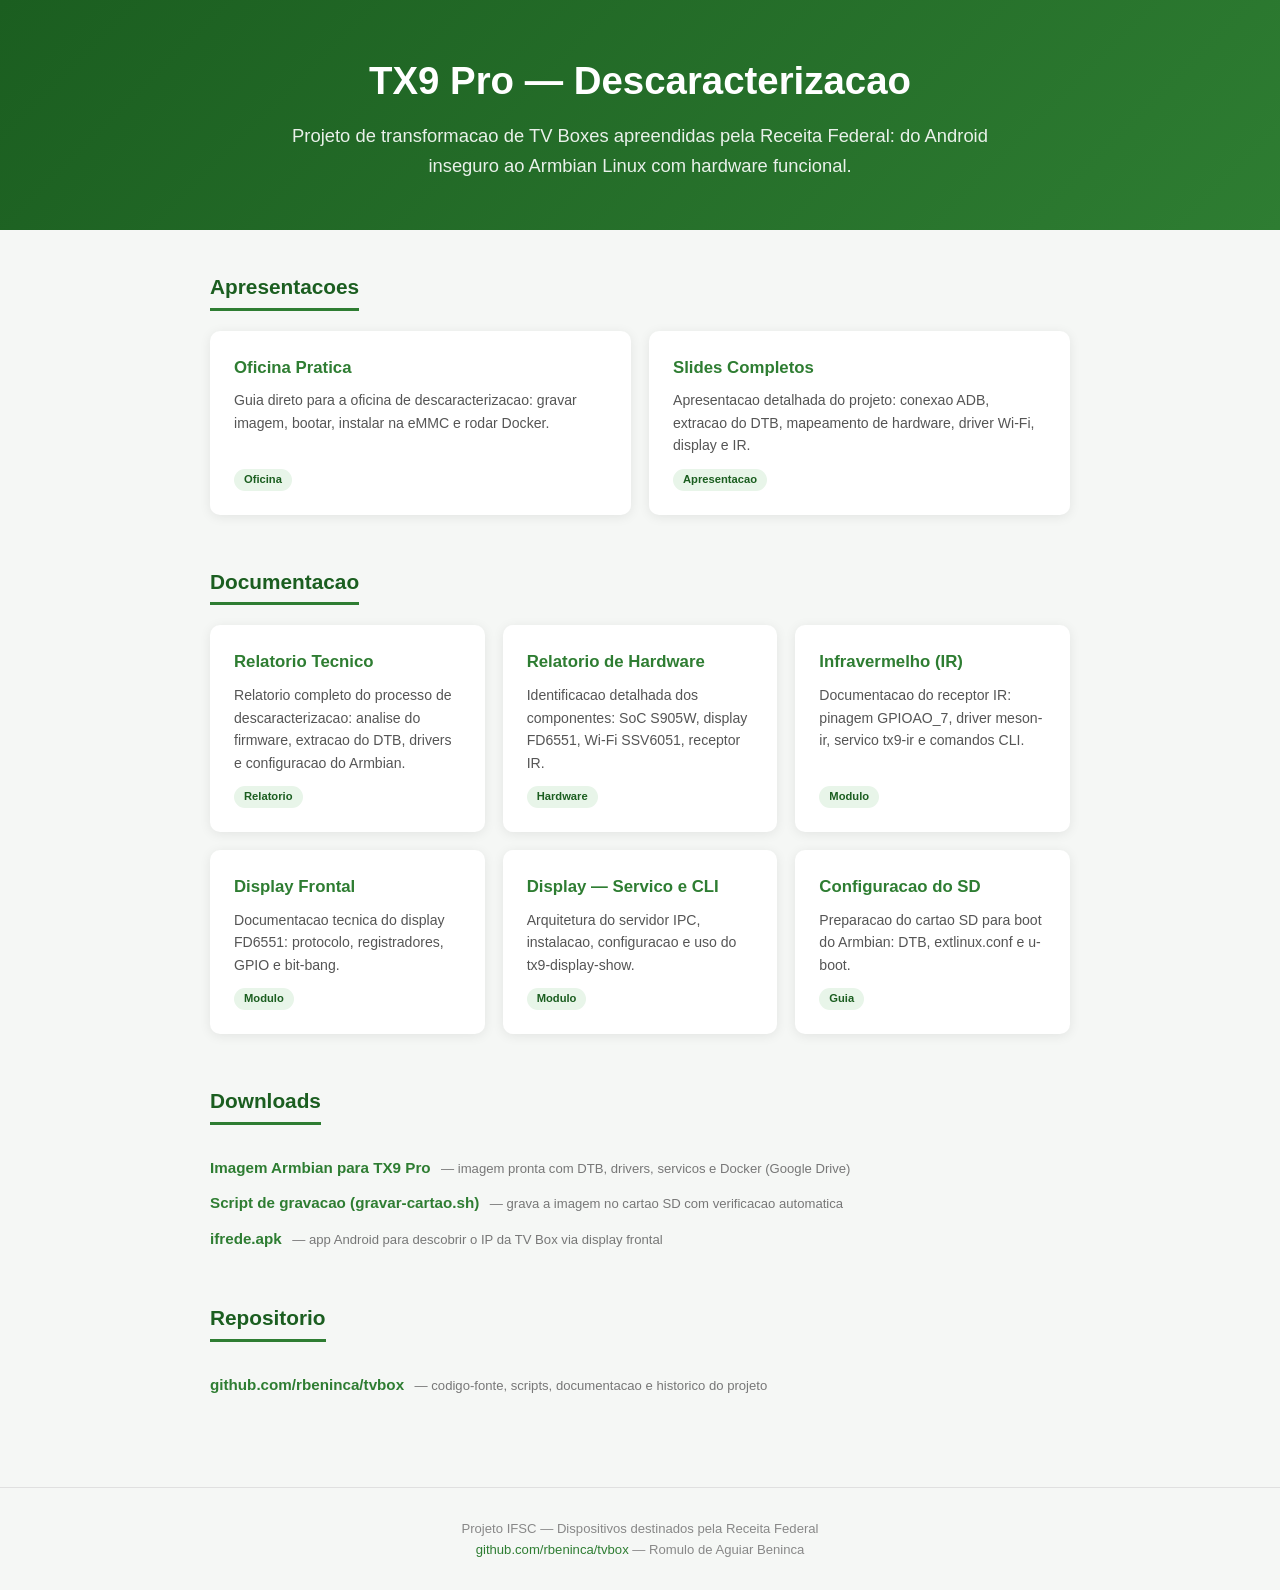
<file: anteriores.html>
<!DOCTYPE html>
<html lang="pt-br">
<head>
    <meta charset="UTF-8">
    <meta name="viewport" content="width=device-width, initial-scale=1.0">
    <title>TX9 Pro — Descaracterizacao de TV Box</title>
    <style>
        * { margin: 0; padding: 0; box-sizing: border-box; }
        body {
            font-family: -apple-system, BlinkMacSystemFont, 'Segoe UI', Roboto, sans-serif;
            background: #f5f7f5;
            color: #333;
            line-height: 1.6;
        }
        header {
            background: linear-gradient(135deg, #1b5e20, #2e7d32);
            color: #fff;
            padding: 50px 20px;
            text-align: center;
        }
        header h1 { font-size: 2.4em; font-weight: 800; margin-bottom: 10px; }
        header p { font-size: 1.15em; opacity: 0.9; max-width: 700px; margin: 0 auto; }

        .container { max-width: 900px; margin: 0 auto; padding: 40px 20px; }

        .section-title {
            font-size: 1.3em;
            font-weight: 700;
            color: #1b5e20;
            border-bottom: 3px solid #2e7d32;
            display: inline-block;
            padding-bottom: 4px;
            margin-bottom: 20px;
            margin-top: 40px;
        }
        .section-title:first-of-type { margin-top: 0; }

        .card-grid {
            display: grid;
            grid-template-columns: repeat(auto-fit, minmax(260px, 1fr));
            gap: 18px;
            margin-bottom: 10px;
        }

        .card {
            background: #fff;
            border-radius: 10px;
            padding: 24px;
            box-shadow: 0 2px 12px rgba(0,0,0,0.08);
            text-decoration: none;
            color: #333;
            transition: transform 0.15s, box-shadow 0.15s;
            display: flex;
            flex-direction: column;
        }
        .card:hover {
            transform: translateY(-3px);
            box-shadow: 0 6px 20px rgba(0,0,0,0.14);
        }
        .card h3 {
            font-size: 1.05em;
            color: #2e7d32;
            margin-bottom: 8px;
        }
        .card p {
            font-size: 0.88em;
            color: #555;
            flex: 1;
        }
        .card .badge {
            display: inline-block;
            background: #e8f5e9;
            color: #1b5e20;
            border-radius: 12px;
            padding: 2px 10px;
            font-size: 0.7em;
            font-weight: 700;
            margin-top: 12px;
            align-self: flex-start;
        }

        .link-list { list-style: none; margin: 10px 0; }
        .link-list li { margin: 10px 0; }
        .link-list a {
            color: #2e7d32;
            text-decoration: none;
            font-weight: 600;
            font-size: 0.95em;
        }
        .link-list a:hover { text-decoration: underline; }
        .link-list .desc { color: #777; font-size: 0.82em; font-weight: 400; margin-left: 6px; }

        footer {
            text-align: center;
            padding: 30px 20px;
            color: #888;
            font-size: 0.82em;
            border-top: 1px solid #e0e0e0;
            margin-top: 40px;
        }
        footer a { color: #2e7d32; text-decoration: none; }
    </style>
</head>
<body>

<header>
    <h1>TX9 Pro — Descaracterizacao</h1>
    <p>Projeto de transformacao de TV Boxes apreendidas pela Receita Federal: do Android inseguro ao Armbian Linux com hardware funcional.</p>
</header>

<div class="container">

    <h2 class="section-title">Apresentacoes</h2>
    <div class="card-grid">
        <a class="card" href="oficina/oficina-install.html">
            <h3>Oficina Pratica</h3>
            <p>Guia direto para a oficina de descaracterizacao: gravar imagem, bootar, instalar na eMMC e rodar Docker.</p>
            <span class="badge">Oficina</span>
        </a>
        <a class="card" href="oficina/slide-oficina.html">
            <h3>Slides Completos</h3>
            <p>Apresentacao detalhada do projeto: conexao ADB, extracao do DTB, mapeamento de hardware, driver Wi-Fi, display e IR.</p>
            <span class="badge">Apresentacao</span>
        </a>
    </div>

    <h2 class="section-title">Documentacao</h2>
    <div class="card-grid">
        <a class="card" href="RELATORIO_TECNICO.MD">
            <h3>Relatorio Tecnico</h3>
            <p>Relatorio completo do processo de descaracterizacao: analise do firmware, extracao do DTB, drivers e configuracao do Armbian.</p>
            <span class="badge">Relatorio</span>
        </a>
        <a class="card" href="TX9_PRO_HARDWARE_REPORT.md">
            <h3>Relatorio de Hardware</h3>
            <p>Identificacao detalhada dos componentes: SoC S905W, display FD6551, Wi-Fi SSV6051, receptor IR.</p>
            <span class="badge">Hardware</span>
        </a>
        <a class="card" href="ir/IR.MD">
            <h3>Infravermelho (IR)</h3>
            <p>Documentacao do receptor IR: pinagem GPIOAO_7, driver meson-ir, servico tx9-ir e comandos CLI.</p>
            <span class="badge">Modulo</span>
        </a>
        <a class="card" href="display/DISPLAY.MD">
            <h3>Display Frontal</h3>
            <p>Documentacao tecnica do display FD6551: protocolo, registradores, GPIO e bit-bang.</p>
            <span class="badge">Modulo</span>
        </a>
        <a class="card" href="display/README.md">
            <h3>Display — Servico e CLI</h3>
            <p>Arquitetura do servidor IPC, instalacao, configuracao e uso do tx9-display-show.</p>
            <span class="badge">Modulo</span>
        </a>
        <a class="card" href="CONFIG_SDCAD.md">
            <h3>Configuracao do SD</h3>
            <p>Preparacao do cartao SD para boot do Armbian: DTB, extlinux.conf e u-boot.</p>
            <span class="badge">Guia</span>
        </a>
    </div>

    <h2 class="section-title">Downloads</h2>
    <ul class="link-list">
        <li>
            <a href="https://drive.google.com/file/d/1u4GrDhsN_l2zTHFpy2P6BQBlMFfIhFet/view?usp=sharing" target="_blank">Imagem Armbian para TX9 Pro</a>
            <span class="desc">— imagem pronta com DTB, drivers, servicos e Docker (Google Drive)</span>
        </li>
        <li>
            <a href="oficina/gravar-cartao.sh">Script de gravacao (gravar-cartao.sh)</a>
            <span class="desc">— grava a imagem no cartao SD com verificacao automatica</span>
        </li>
        <li>
            <a href="oficina/ifrede.apk">ifrede.apk</a>
            <span class="desc">— app Android para descobrir o IP da TV Box via display frontal</span>
        </li>
    </ul>

    <h2 class="section-title">Repositorio</h2>
    <ul class="link-list">
        <li>
            <a href="https://github.com/rbeninca/tvbox" target="_blank">github.com/rbeninca/tvbox</a>
            <span class="desc">— codigo-fonte, scripts, documentacao e historico do projeto</span>
        </li>
    </ul>

</div>

<footer>
    Projeto IFSC — Dispositivos destinados pela Receita Federal<br>
    <a href="https://github.com/rbeninca/tvbox">github.com/rbeninca/tvbox</a> — Romulo de Aguiar Beninca
</footer>

</body>
</html>
</file>
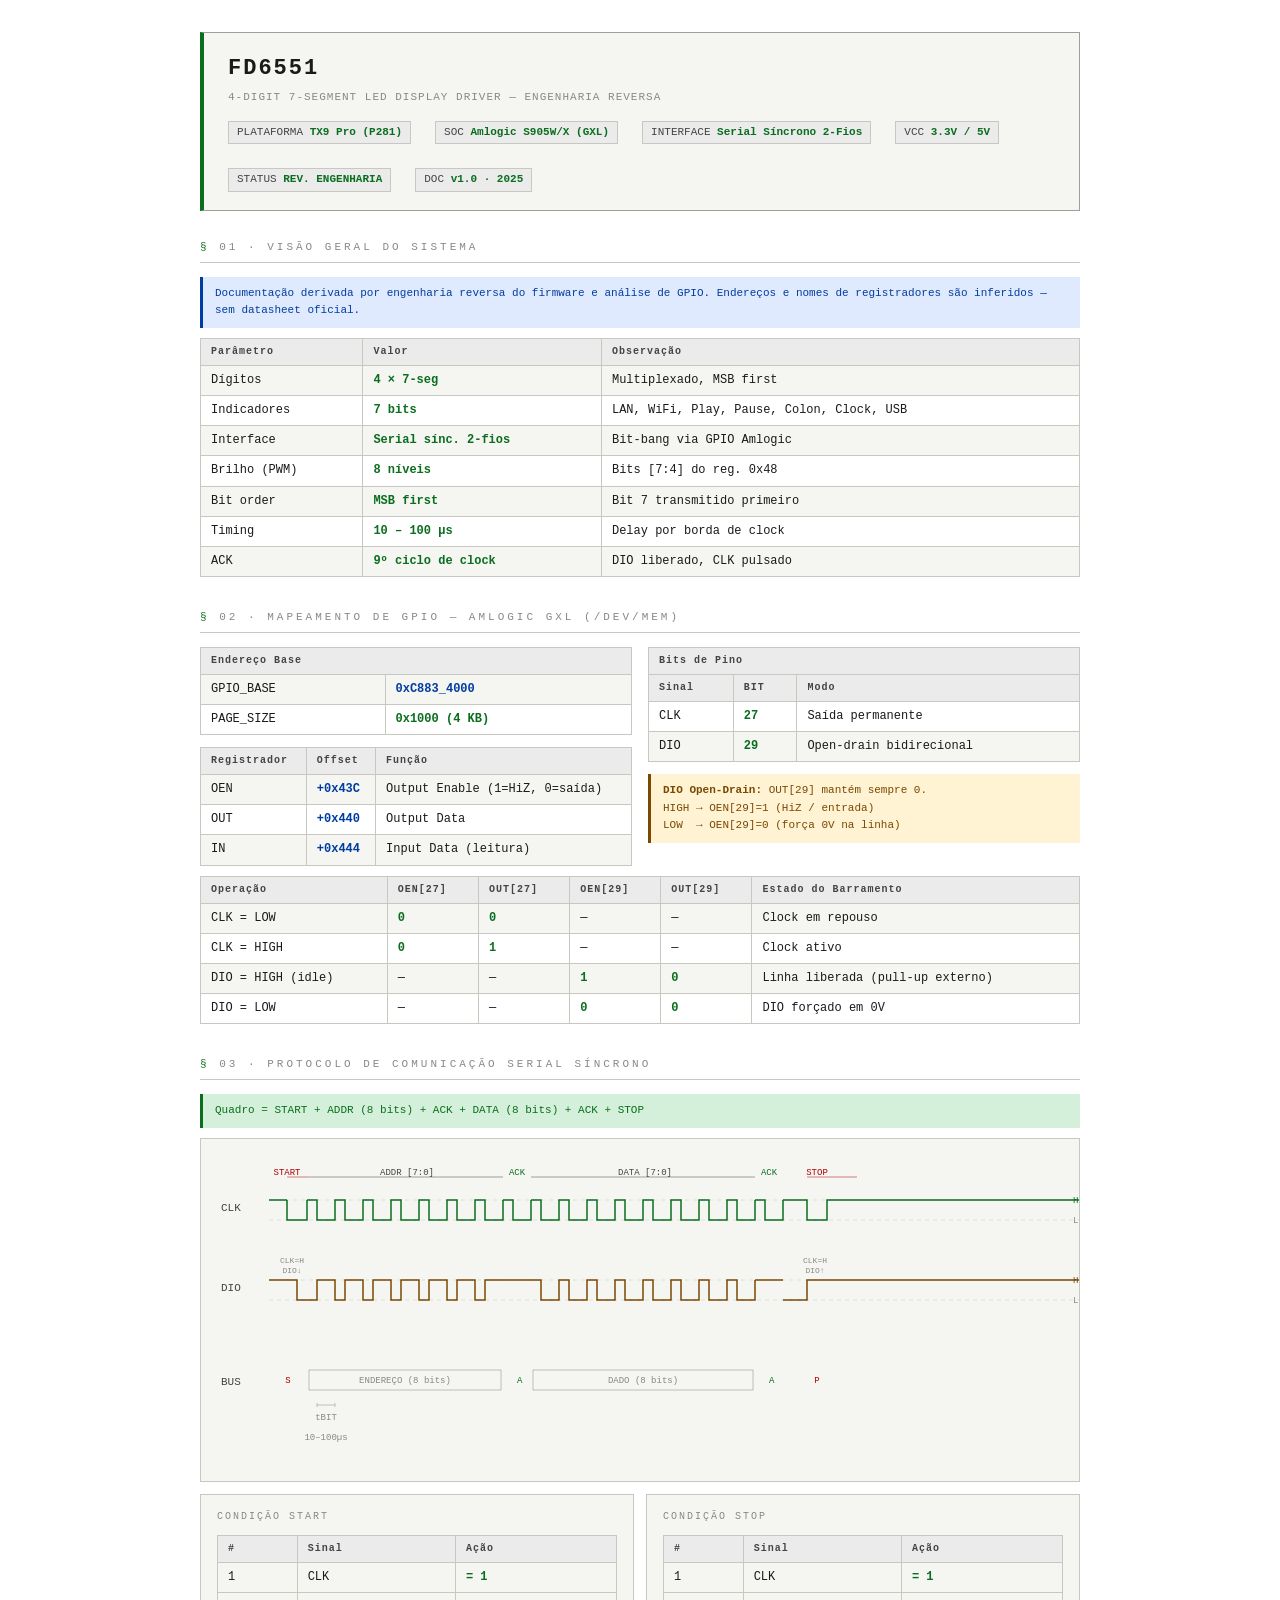
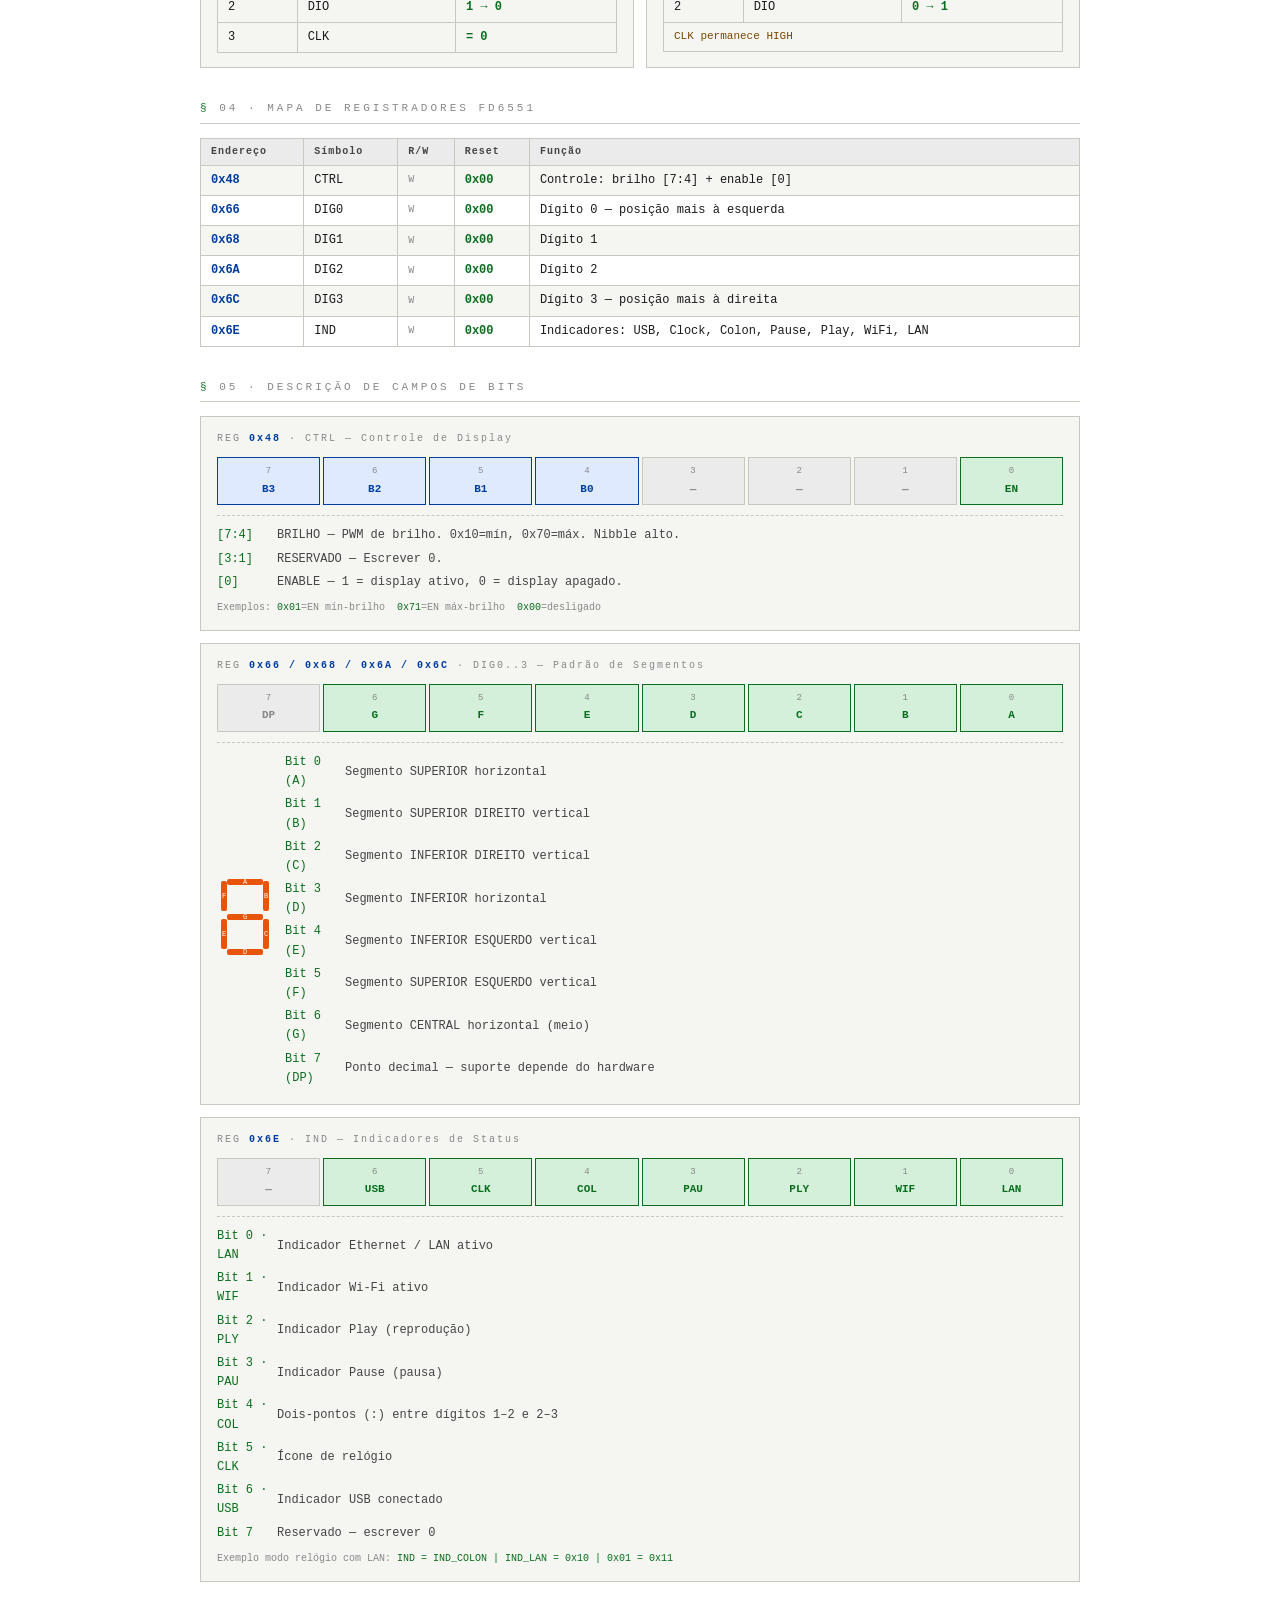
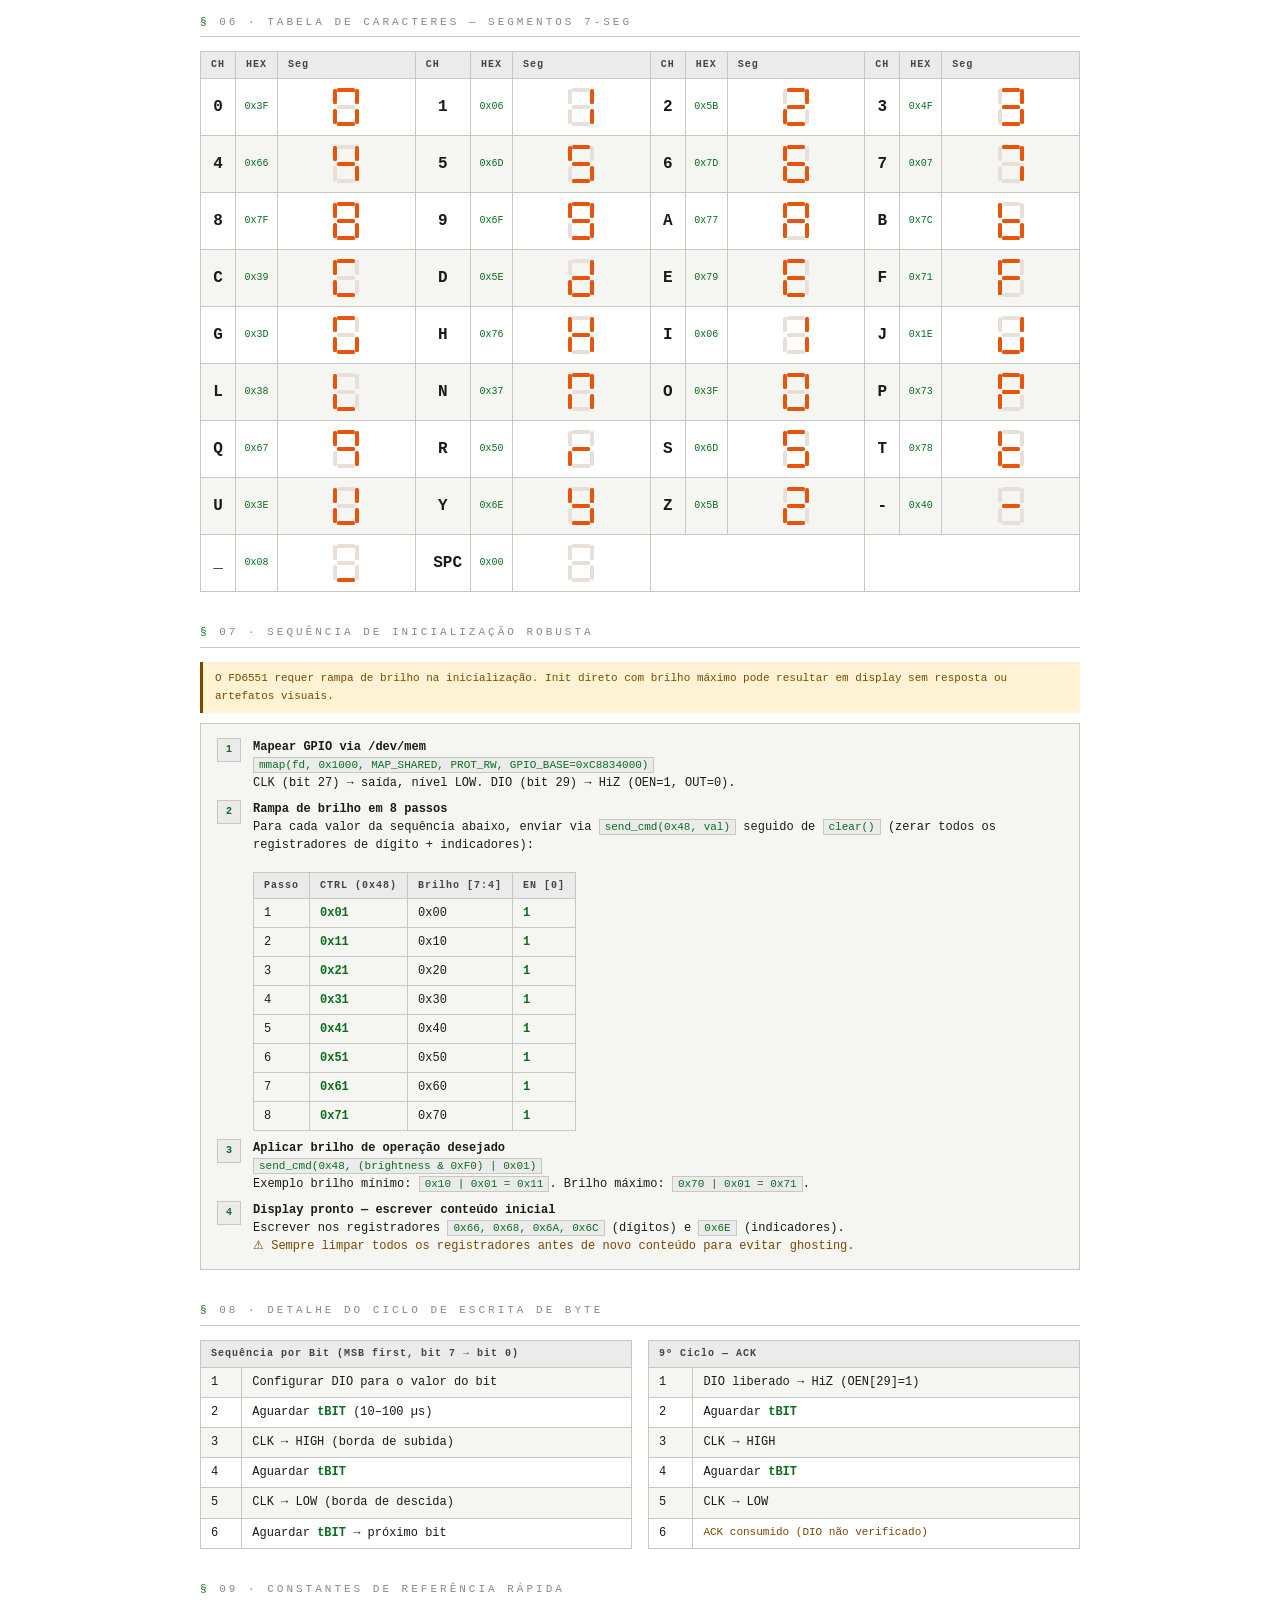
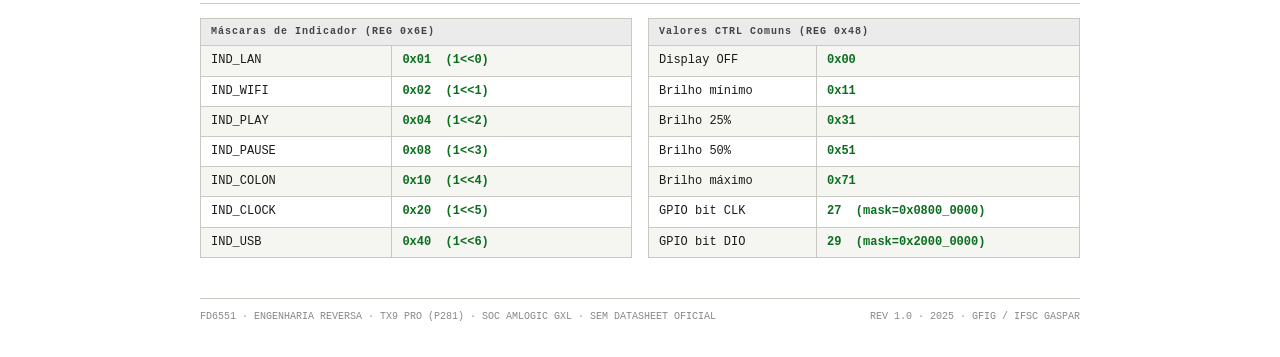
<file: display/display.html>
<!DOCTYPE html>
<html lang="pt-BR">
<head>
<meta charset="UTF-8">
<title>FD6551 — Datasheet de Engenharia Reversa</title>
<style>
:root {
  --mono: 'Courier New', 'Lucida Console', monospace;
  --fg:   #1a1a1a;
  --fg2:  #444;
  --fg3:  #888;
  --bg:   #fff;
  --bg2:  #f5f5f2;
  --bg3:  #ebebeb;
  --bdr:  #c8c8c0;
  --bdr2: #a0a09a;
  --grn:  #0a6e1e;
  --grn2: #d4f0da;
  --amb:  #7a4800;
  --amb2: #fff3d4;
  --red:  #a00;
  --red2: #fde8e8;
  --blu:  #003da0;
  --blu2: #e0eaff;
  --seg-on:  #e8540a;
  --seg-off: #e8e0d8;
}
@media (prefers-color-scheme: dark) {
  :root {
    --fg:   #e0ddd4;
    --fg2:  #b0ada4;
    --fg3:  #706e68;
    --bg:   #141410;
    --bg2:  #1e1d18;
    --bg3:  #2a2924;
    --bdr:  #3a3932;
    --bdr2: #5a5950;
    --grn:  #5ecf78;
    --grn2: #0c2e14;
    --amb:  #f5b840;
    --amb2: #2c1e00;
    --red:  #f07070;
    --red2: #300808;
    --blu:  #7ab0ff;
    --blu2: #0a1a38;
    --seg-on:  #ff6420;
    --seg-off: #2a2620;
  }
}

* { box-sizing: border-box; margin: 0; padding: 0; }

body {
  font-family: var(--mono);
  font-size: 13px;
  background: var(--bg);
  color: var(--fg);
  line-height: 1.6;
  padding: 32px 40px;
  max-width: 960px;
  margin: 0 auto;
}

/* ─── HEADER ─── */
.ds-header {
  border: 1px solid var(--bdr2);
  border-left: 4px solid var(--grn);
  padding: 18px 24px;
  margin-bottom: 28px;
  background: var(--bg2);
}
.ds-header .chip-name {
  font-size: 22px;
  font-weight: 700;
  letter-spacing: 2px;
  color: var(--fg);
}
.ds-header .chip-sub {
  font-size: 11px;
  color: var(--fg3);
  margin-top: 3px;
  letter-spacing: 1px;
}
.ds-header .meta-row {
  display: flex;
  gap: 24px;
  margin-top: 14px;
  font-size: 11px;
  flex-wrap: wrap;
}
.meta-tag {
  background: var(--bg3);
  border: 1px solid var(--bdr);
  padding: 2px 8px;
  color: var(--fg2);
}
.meta-tag span { color: var(--grn); font-weight: 700; }

/* ─── SECTION ─── */
.section { margin-bottom: 32px; }
.section-title {
  font-size: 11px;
  letter-spacing: 3px;
  text-transform: uppercase;
  color: var(--fg3);
  border-bottom: 1px solid var(--bdr);
  padding-bottom: 5px;
  margin-bottom: 14px;
}
.section-title::before { content: "§ "; color: var(--grn); }

/* ─── TABLES ─── */
table {
  width: 100%;
  border-collapse: collapse;
  font-size: 12px;
}
th {
  background: var(--bg3);
  border: 1px solid var(--bdr);
  padding: 5px 10px;
  text-align: left;
  font-weight: 700;
  letter-spacing: 1px;
  font-size: 10px;
  color: var(--fg2);
}
td {
  border: 1px solid var(--bdr);
  padding: 5px 10px;
  vertical-align: middle;
}
tr:nth-child(even) td { background: var(--bg2); }
.addr { color: var(--blu); font-weight: 700; }
.val  { color: var(--grn); font-weight: 700; }
.note { color: var(--amb); font-size: 11px; }
.rw   { color: var(--fg3); font-size: 10px; letter-spacing: 1px; }

/* ─── REGISTER BIT FIELD ─── */
.bitfield {
  border: 1px solid var(--bdr);
  background: var(--bg2);
  padding: 14px 16px;
  margin-bottom: 12px;
}
.bitfield-title {
  font-size: 10px;
  letter-spacing: 2px;
  color: var(--fg3);
  margin-bottom: 10px;
}
.bitfield-title em { color: var(--blu); font-style: normal; font-weight: 700; }
.bf-grid {
  display: grid;
  grid-template-columns: repeat(8, 1fr);
  gap: 3px;
  margin-bottom: 10px;
}
.bf-bit {
  border: 1px solid var(--bdr);
  text-align: center;
  padding: 6px 2px;
  font-size: 10px;
}
.bf-bit .bit-num { color: var(--fg3); font-size: 9px; display: block; }
.bf-bit .bit-name { font-weight: 700; color: var(--fg); font-size: 11px; display: block; margin-top: 2px; }
.bf-bit.active { background: var(--grn2); border-color: var(--grn); }
.bf-bit.active .bit-name { color: var(--grn); }
.bf-bit.reserved { background: var(--bg3); }
.bf-bit.reserved .bit-name { color: var(--fg3); }
.bf-bit.control { background: var(--blu2); border-color: var(--blu); }
.bf-bit.control .bit-name { color: var(--blu); }
.bf-desc {
  font-size: 11px;
  color: var(--fg2);
  border-top: 1px dashed var(--bdr);
  padding-top: 8px;
}
.bf-desc table { border: none; }
.bf-desc td { border: none; padding: 2px 8px 2px 0; }
.bf-desc td:first-child { color: var(--grn); width: 60px; }

/* ─── TIMING DIAGRAM ─── */
.timing-wrap {
  background: var(--bg2);
  border: 1px solid var(--bdr);
  padding: 16px;
  overflow-x: auto;
}

/* ─── 7-SEG DISPLAY ─── */
.seg-table { width: 100%; }
.seg-table td { border: 1px solid var(--bdr); padding: 8px; text-align: center; }
.seg-table td.char-label {
  font-size: 16px;
  font-weight: 700;
  color: var(--fg);
  width: 24px;
}
.seg-table td.hex-val {
  font-size: 10px;
  color: var(--blu);
  padding: 2px 4px;
  width: 40px;
}

svg.seg7 {
  width: 28px;
  height: 40px;
  display: block;
  margin: 0 auto;
}

/* ─── INIT SEQUENCE ─── */
.init-seq {
  background: var(--bg2);
  border: 1px solid var(--bdr);
  padding: 14px 16px;
}
.init-step {
  display: flex;
  align-items: flex-start;
  gap: 12px;
  margin-bottom: 8px;
}
.init-step:last-child { margin-bottom: 0; }
.step-num {
  min-width: 24px;
  height: 24px;
  background: var(--bg3);
  border: 1px solid var(--bdr);
  display: flex;
  align-items: center;
  justify-content: center;
  font-size: 10px;
  font-weight: 700;
  color: var(--grn);
  flex-shrink: 0;
}
.step-body { font-size: 12px; line-height: 1.5; }
.step-body code {
  background: var(--bg3);
  border: 1px solid var(--bdr);
  padding: 1px 5px;
  color: var(--grn);
  font-size: 11px;
}
.step-body .warn { color: var(--amb); }

/* ─── MISC ─── */
.two-col {
  display: grid;
  grid-template-columns: 1fr 1fr;
  gap: 16px;
}
@media (max-width: 600px) { .two-col { grid-template-columns: 1fr; } }
.callout {
  border-left: 3px solid var(--amb);
  background: var(--amb2);
  padding: 8px 12px;
  font-size: 11px;
  color: var(--amb);
  margin-bottom: 10px;
}
.callout.info { border-color: var(--blu); background: var(--blu2); color: var(--blu); }
.callout.ok   { border-color: var(--grn); background: var(--grn2); color: var(--grn); }
</style>
</head>
<body>

<!-- ════════════════════════════════════════════════════════════════ HEADER -->
<div class="ds-header">
  <div class="chip-name">FD6551</div>
  <div class="chip-sub">4-DIGIT 7-SEGMENT LED DISPLAY DRIVER — ENGENHARIA REVERSA</div>
  <div class="meta-row">
    <span class="meta-tag">PLATAFORMA <span>TX9 Pro (P281)</span></span>
    <span class="meta-tag">SOC <span>Amlogic S905W/X (GXL)</span></span>
    <span class="meta-tag">INTERFACE <span>Serial Síncrono 2-Fios</span></span>
    <span class="meta-tag">VCC <span>3.3V / 5V</span></span>
    <span class="meta-tag">STATUS <span>REV. ENGENHARIA</span></span>
    <span class="meta-tag">DOC <span>v1.0 · 2025</span></span>
  </div>
</div>

<!-- ════════════════════════════════════════════════ §1 · VISÃO GERAL -->
<div class="section">
  <div class="section-title">01 · Visão Geral do Sistema</div>
  <div class="callout info">
    Documentação derivada por engenharia reversa do firmware e análise de GPIO.
    Endereços e nomes de registradores são inferidos — sem datasheet oficial.
  </div>
  <table>
    <tr><th>Parâmetro</th><th>Valor</th><th>Observação</th></tr>
    <tr><td>Dígitos</td><td class="val">4 × 7-seg</td><td>Multiplexado, MSB first</td></tr>
    <tr><td>Indicadores</td><td class="val">7 bits</td><td>LAN, WiFi, Play, Pause, Colon, Clock, USB</td></tr>
    <tr><td>Interface</td><td class="val">Serial sínc. 2-fios</td><td>Bit-bang via GPIO Amlogic</td></tr>
    <tr><td>Brilho (PWM)</td><td class="val">8 níveis</td><td>Bits [7:4] do reg. 0x48</td></tr>
    <tr><td>Bit order</td><td class="val">MSB first</td><td>Bit 7 transmitido primeiro</td></tr>
    <tr><td>Timing</td><td class="val">10 – 100 µs</td><td>Delay por borda de clock</td></tr>
    <tr><td>ACK</td><td class="val">9º ciclo de clock</td><td>DIO liberado, CLK pulsado</td></tr>
  </table>
</div>

<!-- ════════════════════════════════════════════════ §2 · GPIO / MMAP -->
<div class="section">
  <div class="section-title">02 · Mapeamento de GPIO — Amlogic GXL (/dev/mem)</div>

  <div class="two-col">
    <div>
      <table style="margin-bottom:12px">
        <tr><th colspan="2">Endereço Base</th></tr>
        <tr><td>GPIO_BASE</td><td class="addr">0xC883_4000</td></tr>
        <tr><td>PAGE_SIZE</td><td class="val">0x1000 (4 KB)</td></tr>
      </table>
      <table>
        <tr><th>Registrador</th><th>Offset</th><th>Função</th></tr>
        <tr><td>OEN</td><td class="addr">+0x43C</td><td>Output Enable (1=HiZ, 0=saída)</td></tr>
        <tr><td>OUT</td><td class="addr">+0x440</td><td>Output Data</td></tr>
        <tr><td>IN</td><td class="addr">+0x444</td><td>Input Data (leitura)</td></tr>
      </table>
    </div>
    <div>
      <table style="margin-bottom:12px">
        <tr><th colspan="3">Bits de Pino</th></tr>
        <tr><th>Sinal</th><th>BIT</th><th>Modo</th></tr>
        <tr><td>CLK</td><td class="val">27</td><td>Saída permanente</td></tr>
        <tr><td>DIO</td><td class="val">29</td><td>Open-drain bidirecional</td></tr>
      </table>
      <div class="callout">
        <strong>DIO Open-Drain:</strong> OUT[29] mantém sempre 0.<br>
        HIGH → OEN[29]=1 (HiZ / entrada)<br>
        LOW &nbsp;→ OEN[29]=0 (força 0V na linha)
      </div>
    </div>
  </div>

  <table style="margin-top:10px">
    <tr><th>Operação</th><th>OEN[27]</th><th>OUT[27]</th><th>OEN[29]</th><th>OUT[29]</th><th>Estado do Barramento</th></tr>
    <tr><td>CLK = LOW</td><td class="val">0</td><td class="val">0</td><td>—</td><td>—</td><td>Clock em repouso</td></tr>
    <tr><td>CLK = HIGH</td><td class="val">0</td><td class="val">1</td><td>—</td><td>—</td><td>Clock ativo</td></tr>
    <tr><td>DIO = HIGH (idle)</td><td>—</td><td>—</td><td class="val">1</td><td class="val">0</td><td>Linha liberada (pull-up externo)</td></tr>
    <tr><td>DIO = LOW</td><td>—</td><td>—</td><td class="val">0</td><td class="val">0</td><td>DIO forçado em 0V</td></tr>
  </table>
</div>

<!-- ════════════════════════════════════════════════ §3 · PROTOCOLO -->
<div class="section">
  <div class="section-title">03 · Protocolo de Comunicação Serial Síncrono</div>

  <div class="callout ok">
    Quadro = START + ADDR (8 bits) + ACK + DATA (8 bits) + ACK + STOP
  </div>

  <div class="timing-wrap">
    <svg width="880" viewBox="0 0 880 310" xmlns="http://www.w3.org/2000/svg"
         style="display:block;min-width:700px;font-family:var(--mono)">

      <!-- Labels de canal -->
      <text x="4"  y="56"  font-size="11" fill="var(--fg2)">CLK</text>
      <text x="4"  y="136" font-size="11" fill="var(--fg2)">DIO</text>
      <text x="4"  y="230" font-size="11" fill="var(--fg2)">BUS</text>

      <!-- ── linhas de fundo / baseline ── -->
      <line x1="52" y1="65"  x2="870" y2="65"  stroke="var(--bdr)"  stroke-width="0.5" stroke-dasharray="4 4"/>
      <line x1="52" y1="45"  x2="870" y2="45"  stroke="var(--bdr)"  stroke-width="0.5" stroke-dasharray="4 4"/>
      <line x1="52" y1="145" x2="870" y2="145" stroke="var(--bdr)"  stroke-width="0.5" stroke-dasharray="4 4"/>
      <line x1="52" y1="125" x2="870" y2="125" stroke="var(--bdr)"  stroke-width="0.5" stroke-dasharray="4 4"/>

      <!-- ══ CLK waveform ══ -->
      <!-- idle H -->
      <polyline fill="none" stroke="var(--grn)" stroke-width="1.5"
        points="52,45 70,45"/>
      <!-- START region -->
      <polyline fill="none" stroke="var(--grn)" stroke-width="1.5"
        points="70,45 70,65 90,65 90,45"/>
      <!-- 8 bit clocks (addr byte) -->
      <polyline fill="none" stroke="var(--grn)" stroke-width="1.5"
        points="90,45 100,45 100,65 118,65 118,45 128,45 128,65 146,65 146,45 156,45 156,65 174,65 174,45 184,45 184,65 202,65 202,45 212,45 212,65 230,65 230,45 240,45 240,65 258,65 258,45 268,45 268,65 286,65 286,45"/>
      <!-- ACK1 -->
      <polyline fill="none" stroke="var(--grn)" stroke-width="1.5"
        points="286,45 296,45 296,65 314,65 314,45"/>
      <!-- 8 bit clocks (data byte) -->
      <polyline fill="none" stroke="var(--grn)" stroke-width="1.5"
        points="314,45 324,45 324,65 342,65 342,45 352,45 352,65 370,65 370,45 380,45 380,65 398,65 398,45 408,45 408,65 426,65 426,45 436,45 436,65 454,65 454,45 464,45 464,65 482,65 482,45 492,45 492,65 510,65 510,45 520,45 520,65 538,65 538,45"/>
      <!-- ACK2 -->
      <polyline fill="none" stroke="var(--grn)" stroke-width="1.5"
        points="538,45 548,45 548,65 566,65 566,45"/>
      <!-- STOP + idle -->
      <polyline fill="none" stroke="var(--grn)" stroke-width="1.5"
        points="566,45 590,45 590,65 610,65 610,45 870,45"/>

      <!-- ══ DIO waveform ══ -->
      <!-- idle H -->
      <polyline fill="none" stroke="var(--amb)" stroke-width="1.5"
        points="52,125 70,125"/>
      <!-- START: DIO 1→0 com CLK=H, depois CLK cai -->
      <polyline fill="none" stroke="var(--amb)" stroke-width="1.5"
        points="70,125 80,125 80,145 90,145"/>
      <!-- addr bits (abstracted — alternating) -->
      <polyline fill="none" stroke="var(--amb)" stroke-width="1.5"
        points="90,145 100,145 100,125 118,125 118,145 128,145 128,125 146,125 146,145 156,145 156,125 174,125 174,145 184,145 184,125 202,125 202,145 212,145 212,125 230,125 230,145 240,145 240,125 258,125 258,145 268,145 268,125 286,125"/>
      <!-- ACK1: DIO liberado (H) -->
      <polyline fill="none" stroke="var(--amb)" stroke-width="1.5"
        points="286,125 314,125"/>
      <!-- data bits -->
      <polyline fill="none" stroke="var(--amb)" stroke-width="1.5"
        points="314,125 324,125 324,145 342,145 342,125 352,125 352,145 370,145 370,125 380,125 380,145 398,145 398,125 408,125 408,145 426,145 426,125 436,125 436,145 454,145 454,125 464,125 464,145 482,145 482,125 492,125 492,145 510,145 510,125 520,125 520,145 538,145 538,125"/>
      <!-- ACK2: DIO liberado -->
      <polyline fill="none" stroke="var(--amb)" stroke-width="1.5"
        points="538,125 566,125"/>
      <!-- STOP: DIO 0→H com CLK=H -->
      <polyline fill="none" stroke="var(--amb)" stroke-width="1.5"
        points="566,145 590,145 590,125 870,125"/>

      <!-- ══ Labels de zona ══ -->
      <text x="70"  y="20" font-size="9" fill="var(--red)" text-anchor="middle">START</text>
      <line x1="70" y1="22" x2="90"  y2="22" stroke="var(--red)" stroke-width="0.5"/>
      <text x="190" y="20" font-size="9" fill="var(--fg2)" text-anchor="middle">ADDR [7:0]</text>
      <line x1="90" y1="22" x2="286" y2="22" stroke="var(--fg2)" stroke-width="0.5"/>
      <text x="300" y="20" font-size="9" fill="var(--grn)" text-anchor="middle">ACK</text>
      <text x="428" y="20" font-size="9" fill="var(--fg2)" text-anchor="middle">DATA [7:0]</text>
      <line x1="314" y1="22" x2="538" y2="22" stroke="var(--fg2)" stroke-width="0.5"/>
      <text x="552" y="20" font-size="9" fill="var(--grn)" text-anchor="middle">ACK</text>
      <text x="600" y="20" font-size="9" fill="var(--red)" text-anchor="middle">STOP</text>
      <line x1="590" y1="22" x2="640" y2="22" stroke="var(--red)" stroke-width="0.5"/>

      <!-- ══ BUS annotations ══ -->
      <rect x="92"  y="215" width="192" height="20" fill="none" stroke="var(--fg3)" stroke-width="0.5"/>
      <text x="188" y="228" font-size="9" fill="var(--fg3)" text-anchor="middle">ENDEREÇO (8 bits)</text>
      <rect x="316" y="215" width="220" height="20" fill="none" stroke="var(--fg3)" stroke-width="0.5"/>
      <text x="426" y="228" font-size="9" fill="var(--fg3)" text-anchor="middle">DADO (8 bits)</text>
      <text x="71"  y="228" font-size="9" fill="var(--red)" text-anchor="middle">S</text>
      <text x="600" y="228" font-size="9" fill="var(--red)" text-anchor="middle">P</text>
      <text x="300" y="228" font-size="9" fill="var(--grn)">A</text>
      <text x="552" y="228" font-size="9" fill="var(--grn)">A</text>

      <!-- ══ bit detail (zoom) ══ -->
      <line x1="100" y1="250" x2="118" y2="250" stroke="var(--fg3)" stroke-width="0.5"/>
      <text x="109" y="265" font-size="9" fill="var(--fg3)" text-anchor="middle">tBIT</text>
      <line x1="100" y1="252" x2="100" y2="248" stroke="var(--fg3)" stroke-width="0.5"/>
      <line x1="118" y1="252" x2="118" y2="248" stroke="var(--fg3)" stroke-width="0.5"/>

      <text x="109" y="285" font-size="9" fill="var(--fg3)" text-anchor="middle">10–100µs</text>

      <!-- ── referência de nível ── -->
      <text x="856" y="48"  font-size="9" fill="var(--grn)">H</text>
      <text x="856" y="68"  font-size="9" fill="var(--fg3)">L</text>
      <text x="856" y="128" font-size="9" fill="var(--amb)">H</text>
      <text x="856" y="148" font-size="9" fill="var(--fg3)">L</text>

      <!-- START detail -->
      <text x="75" y="108" font-size="8" fill="var(--fg3)" text-anchor="middle">CLK=H</text>
      <text x="75" y="118" font-size="8" fill="var(--fg3)" text-anchor="middle">DIO↓</text>

      <!-- STOP detail -->
      <text x="598" y="108" font-size="8" fill="var(--fg3)" text-anchor="middle">CLK=H</text>
      <text x="598" y="118" font-size="8" fill="var(--fg3)" text-anchor="middle">DIO↑</text>

    </svg>
  </div>

  <div style="display:grid;grid-template-columns:1fr 1fr;gap:12px;margin-top:12px">
    <div class="init-seq">
      <div style="font-size:10px;letter-spacing:2px;color:var(--fg3);margin-bottom:10px">CONDIÇÃO START</div>
      <table>
        <tr><th>#</th><th>Sinal</th><th>Ação</th></tr>
        <tr><td>1</td><td>CLK</td><td class="val">= 1</td></tr>
        <tr><td>2</td><td>DIO</td><td class="val">1 → 0</td></tr>
        <tr><td>3</td><td>CLK</td><td class="val">= 0</td></tr>
      </table>
    </div>
    <div class="init-seq">
      <div style="font-size:10px;letter-spacing:2px;color:var(--fg3);margin-bottom:10px">CONDIÇÃO STOP</div>
      <table>
        <tr><th>#</th><th>Sinal</th><th>Ação</th></tr>
        <tr><td>1</td><td>CLK</td><td class="val">= 1</td></tr>
        <tr><td>2</td><td>DIO</td><td class="val">0 → 1</td></tr>
        <tr>  <td colspan="3" class="note">CLK permanece HIGH</td></tr>
      </table>
    </div>
  </div>
</div>

<!-- ════════════════════════════════════════════════ §4 · MAPA DE REGISTRADORES -->
<div class="section">
  <div class="section-title">04 · Mapa de Registradores FD6551</div>
  <table>
    <tr>
      <th>Endereço</th><th>Símbolo</th><th>R/W</th>
      <th>Reset</th><th>Função</th>
    </tr>
    <tr>
      <td class="addr">0x48</td><td>CTRL</td><td class="rw">W</td>
      <td class="val">0x00</td><td>Controle: brilho [7:4] + enable [0]</td>
    </tr>
    <tr>
      <td class="addr">0x66</td><td>DIG0</td><td class="rw">W</td>
      <td class="val">0x00</td><td>Dígito 0 — posição mais à esquerda</td>
    </tr>
    <tr>
      <td class="addr">0x68</td><td>DIG1</td><td class="rw">W</td>
      <td class="val">0x00</td><td>Dígito 1</td>
    </tr>
    <tr>
      <td class="addr">0x6A</td><td>DIG2</td><td class="rw">W</td>
      <td class="val">0x00</td><td>Dígito 2</td>
    </tr>
    <tr>
      <td class="addr">0x6C</td><td>DIG3</td><td class="rw">W</td>
      <td class="val">0x00</td><td>Dígito 3 — posição mais à direita</td>
    </tr>
    <tr>
      <td class="addr">0x6E</td><td>IND</td><td class="rw">W</td>
      <td class="val">0x00</td><td>Indicadores: USB, Clock, Colon, Pause, Play, WiFi, LAN</td>
    </tr>
  </table>
</div>

<!-- ════════════════════════════════════════════════ §5 · BIT FIELDS -->
<div class="section">
  <div class="section-title">05 · Descrição de Campos de Bits</div>

  <!-- CTRL 0x48 -->
  <div class="bitfield">
    <div class="bitfield-title">REG <em>0x48</em> · CTRL — Controle de Display</div>
    <div class="bf-grid">
      <div class="bf-bit control"><span class="bit-num">7</span><span class="bit-name">B3</span></div>
      <div class="bf-bit control"><span class="bit-num">6</span><span class="bit-name">B2</span></div>
      <div class="bf-bit control"><span class="bit-num">5</span><span class="bit-name">B1</span></div>
      <div class="bf-bit control"><span class="bit-num">4</span><span class="bit-name">B0</span></div>
      <div class="bf-bit reserved"><span class="bit-num">3</span><span class="bit-name">—</span></div>
      <div class="bf-bit reserved"><span class="bit-num">2</span><span class="bit-name">—</span></div>
      <div class="bf-bit reserved"><span class="bit-num">1</span><span class="bit-name">—</span></div>
      <div class="bf-bit active"><span class="bit-num">0</span><span class="bit-name">EN</span></div>
    </div>
    <div class="bf-desc">
      <table>
        <tr><td>[7:4]</td><td>BRILHO — PWM de brilho. 0x10=mín, 0x70=máx. Nibble alto.</td></tr>
        <tr><td>[3:1]</td><td>RESERVADO — Escrever 0.</td></tr>
        <tr><td>[0]</td>  <td>ENABLE — 1 = display ativo, 0 = display apagado.</td></tr>
      </table>
      <div style="margin-top:6px;font-size:10px;color:var(--fg3)">
        Exemplos: <span style="color:var(--grn)">0x01</span>=EN mín-brilho&nbsp;
        <span style="color:var(--grn)">0x71</span>=EN máx-brilho&nbsp;
        <span style="color:var(--grn)">0x00</span>=desligado
      </div>
    </div>
  </div>

  <!-- DIG 0x66..0x6C -->
  <div class="bitfield">
    <div class="bitfield-title">REG <em>0x66 / 0x68 / 0x6A / 0x6C</em> · DIG0..3 — Padrão de Segmentos</div>
    <div class="bf-grid">
      <div class="bf-bit reserved"><span class="bit-num">7</span><span class="bit-name">DP</span></div>
      <div class="bf-bit active"><span class="bit-num">6</span><span class="bit-name">G</span></div>
      <div class="bf-bit active"><span class="bit-num">5</span><span class="bit-name">F</span></div>
      <div class="bf-bit active"><span class="bit-num">4</span><span class="bit-name">E</span></div>
      <div class="bf-bit active"><span class="bit-num">3</span><span class="bit-name">D</span></div>
      <div class="bf-bit active"><span class="bit-num">2</span><span class="bit-name">C</span></div>
      <div class="bf-bit active"><span class="bit-num">1</span><span class="bit-name">B</span></div>
      <div class="bf-bit active"><span class="bit-num">0</span><span class="bit-name">A</span></div>
    </div>
    <div class="bf-desc">
      <div style="display:grid;grid-template-columns:auto 1fr;gap:12px;align-items:center">
        <div>
          <!-- 7-seg diagram (physical layout) -->
          <svg width="56" height="80" viewBox="0 0 56 80" xmlns="http://www.w3.org/2000/svg">
            <style>.so{fill:var(--seg-on)} .sx{fill:var(--seg-off)}</style>
            <!-- A top -->
            <rect class="so" x="10" y="2"  width="36" height="6" rx="2"/>
            <text x="28" y="7"  font-size="7" text-anchor="middle" fill="var(--bg)">A</text>
            <!-- B top-right -->
            <rect class="so" x="46" y="4"  width="6" height="30" rx="2"/>
            <text x="49" y="21" font-size="7" text-anchor="middle" fill="var(--bg)">B</text>
            <!-- C bot-right -->
            <rect class="so" x="46" y="42" width="6" height="30" rx="2"/>
            <text x="49" y="59" font-size="7" text-anchor="middle" fill="var(--bg)">C</text>
            <!-- D bottom -->
            <rect class="so" x="10" y="72" width="36" height="6" rx="2"/>
            <text x="28" y="77" font-size="7" text-anchor="middle" fill="var(--bg)">D</text>
            <!-- E bot-left -->
            <rect class="so" x="4"  y="42" width="6" height="30" rx="2"/>
            <text x="7"  y="59" font-size="7" text-anchor="middle" fill="var(--bg)">E</text>
            <!-- F top-left -->
            <rect class="so" x="4"  y="4"  width="6" height="30" rx="2"/>
            <text x="7"  y="21" font-size="7" text-anchor="middle" fill="var(--bg)">F</text>
            <!-- G middle -->
            <rect class="so" x="10" y="37" width="36" height="6" rx="2"/>
            <text x="28" y="42" font-size="7" text-anchor="middle" fill="var(--bg)">G</text>
          </svg>
        </div>
        <table>
          <tr><td>Bit 0 (A)</td><td>Segmento SUPERIOR horizontal</td></tr>
          <tr><td>Bit 1 (B)</td><td>Segmento SUPERIOR DIREITO vertical</td></tr>
          <tr><td>Bit 2 (C)</td><td>Segmento INFERIOR DIREITO vertical</td></tr>
          <tr><td>Bit 3 (D)</td><td>Segmento INFERIOR horizontal</td></tr>
          <tr><td>Bit 4 (E)</td><td>Segmento INFERIOR ESQUERDO vertical</td></tr>
          <tr><td>Bit 5 (F)</td><td>Segmento SUPERIOR ESQUERDO vertical</td></tr>
          <tr><td>Bit 6 (G)</td><td>Segmento CENTRAL horizontal (meio)</td></tr>
          <tr><td>Bit 7 (DP)</td><td>Ponto decimal — suporte depende do hardware</td></tr>
        </table>
      </div>
    </div>
  </div>

  <!-- IND 0x6E -->
  <div class="bitfield">
    <div class="bitfield-title">REG <em>0x6E</em> · IND — Indicadores de Status</div>
    <div class="bf-grid">
      <div class="bf-bit reserved"><span class="bit-num">7</span><span class="bit-name">—</span></div>
      <div class="bf-bit active"><span class="bit-num">6</span><span class="bit-name">USB</span></div>
      <div class="bf-bit active"><span class="bit-num">5</span><span class="bit-name">CLK</span></div>
      <div class="bf-bit active"><span class="bit-num">4</span><span class="bit-name">COL</span></div>
      <div class="bf-bit active"><span class="bit-num">3</span><span class="bit-name">PAU</span></div>
      <div class="bf-bit active"><span class="bit-num">2</span><span class="bit-name">PLY</span></div>
      <div class="bf-bit active"><span class="bit-num">1</span><span class="bit-name">WIF</span></div>
      <div class="bf-bit active"><span class="bit-num">0</span><span class="bit-name">LAN</span></div>
    </div>
    <div class="bf-desc">
      <table>
        <tr><td>Bit 0 · LAN</td><td>Indicador Ethernet / LAN ativo</td></tr>
        <tr><td>Bit 1 · WIF</td><td>Indicador Wi-Fi ativo</td></tr>
        <tr><td>Bit 2 · PLY</td><td>Indicador Play (reprodução)</td></tr>
        <tr><td>Bit 3 · PAU</td><td>Indicador Pause (pausa)</td></tr>
        <tr><td>Bit 4 · COL</td><td>Dois-pontos (:) entre dígitos 1–2 e 2–3</td></tr>
        <tr><td>Bit 5 · CLK</td><td>Ícone de relógio</td></tr>
        <tr><td>Bit 6 · USB</td><td>Indicador USB conectado</td></tr>
        <tr><td>Bit 7</td><td>Reservado — escrever 0</td></tr>
      </table>
      <div style="margin-top:6px;font-size:10px;color:var(--fg3)">
        Exemplo modo relógio com LAN:
        <span style="color:var(--grn)">IND = IND_COLON | IND_LAN = 0x10 | 0x01 = 0x11</span>
      </div>
    </div>
  </div>
</div>

<!-- ════════════════════════════════════════════════ §6 · TABELA DE CARACTERES -->
<div class="section">
  <div class="section-title">06 · Tabela de Caracteres — Segmentos 7-seg</div>
  <div style="overflow-x:auto">
  <table class="seg-table" style="font-size:11px;min-width:700px">
    <tr>
      <th>CH</th><th>HEX</th><th>Seg</th>
      <th>CH</th><th>HEX</th><th>Seg</th>
      <th>CH</th><th>HEX</th><th>Seg</th>
      <th>CH</th><th>HEX</th><th>Seg</th>
    </tr>

    <!-- JS renders the SVGs dynamically after page load -->
    <!-- Rows populated by script below -->
  </table>
  </div>
  <script>
  // SEG MAP: segments = [DP,G,F,E,D,C,B,A] = bit 7..0
  const CHARS = {
    '0':0x3F,'1':0x06,'2':0x5B,'3':0x4F,'4':0x66,'5':0x6D,'6':0x7D,'7':0x07,
    '8':0x7F,'9':0x6F,'A':0x77,'B':0x7C,'C':0x39,'D':0x5E,'E':0x79,'F':0x71,
    'G':0x3D,'H':0x76,'I':0x06,'J':0x1E,'L':0x38,'N':0x37,'O':0x3F,'P':0x73,
    'Q':0x67,'R':0x50,'S':0x6D,'T':0x78,'U':0x3E,'Y':0x6E,'Z':0x5B,
    '-':0x40,'_':0x08,' ':0x00
  };

  function seg7svg(val) {
    const on = 'var(--seg-on)', off = 'var(--seg-off)';
    const b = (n) => (val >> n) & 1 ? on : off;
    return `<svg class="seg7" viewBox="0 0 28 40" xmlns="http://www.w3.org/2000/svg">
      <rect fill="${b(0)}" x="5"  y="1"  width="18" height="4" rx="1.5"/>
      <rect fill="${b(1)}" x="23" y="2"  width="4"  height="15" rx="1.5"/>
      <rect fill="${b(2)}" x="23" y="22" width="4"  height="15" rx="1.5"/>
      <rect fill="${b(3)}" x="5"  y="35" width="18" height="4" rx="1.5"/>
      <rect fill="${b(4)}" x="1"  y="22" width="4"  height="15" rx="1.5"/>
      <rect fill="${b(5)}" x="1"  y="2"  width="4"  height="15" rx="1.5"/>
      <rect fill="${b(6)}" x="5"  y="18" width="18" height="4" rx="1.5"/>
    </svg>`;
  }

  const keys = Object.keys(CHARS);
  const tbody = document.querySelector('.seg-table');
  let html = '';
  for (let i = 0; i < keys.length; i += 4) {
    html += '<tr>';
    for (let j = 0; j < 4; j++) {
      const ch = keys[i + j];
      if (ch !== undefined) {
        const v = CHARS[ch];
        html += `<td class="char-label">${ch === ' ' ? '&nbsp;SPC' : ch}</td>`;
        html += `<td class="hex-val" style="color:var(--grn)">0x${v.toString(16).toUpperCase().padStart(2,'0')}</td>`;
        html += `<td>${seg7svg(v)}</td>`;
      } else {
        html += '<td colspan="3"></td>';
      }
    }
    html += '</tr>';
  }
  tbody.innerHTML += html;
  </script>
</div>

<!-- ════════════════════════════════════════════════ §7 · SEQUÊNCIA DE INIT -->
<div class="section">
  <div class="section-title">07 · Sequência de Inicialização Robusta</div>

  <div class="callout">
    O FD6551 requer rampa de brilho na inicialização. Init direto com brilho máximo
    pode resultar em display sem resposta ou artefatos visuais.
  </div>

  <div class="init-seq">
    <div class="init-step">
      <div class="step-num">1</div>
      <div class="step-body">
        <strong>Mapear GPIO via /dev/mem</strong><br>
        <code>mmap(fd, 0x1000, MAP_SHARED, PROT_RW, GPIO_BASE=0xC8834000)</code><br>
        CLK (bit 27) → saída, nível LOW. DIO (bit 29) → HiZ (OEN=1, OUT=0).
      </div>
    </div>
    <div class="init-step">
      <div class="step-num">2</div>
      <div class="step-body">
        <strong>Rampa de brilho em 8 passos</strong><br>
        Para cada valor da sequência abaixo, enviar via <code>send_cmd(0x48, val)</code>
        seguido de <code>clear()</code> (zerar todos os registradores de dígito + indicadores):<br>
        <br>
        <table style="width:auto">
          <tr>
            <th>Passo</th>
            <th>CTRL (0x48)</th>
            <th>Brilho [7:4]</th>
            <th>EN [0]</th>
          </tr>
          <tr><td>1</td><td class="val">0x01</td><td>0x00</td><td class="val">1</td></tr>
          <tr><td>2</td><td class="val">0x11</td><td>0x10</td><td class="val">1</td></tr>
          <tr><td>3</td><td class="val">0x21</td><td>0x20</td><td class="val">1</td></tr>
          <tr><td>4</td><td class="val">0x31</td><td>0x30</td><td class="val">1</td></tr>
          <tr><td>5</td><td class="val">0x41</td><td>0x40</td><td class="val">1</td></tr>
          <tr><td>6</td><td class="val">0x51</td><td>0x50</td><td class="val">1</td></tr>
          <tr><td>7</td><td class="val">0x61</td><td>0x60</td><td class="val">1</td></tr>
          <tr><td>8</td><td class="val">0x71</td><td>0x70</td><td class="val">1</td></tr>
        </table>
      </div>
    </div>
    <div class="init-step">
      <div class="step-num">3</div>
      <div class="step-body">
        <strong>Aplicar brilho de operação desejado</strong><br>
        <code>send_cmd(0x48, (brightness &amp; 0xF0) | 0x01)</code><br>
        Exemplo brilho mínimo: <code>0x10 | 0x01 = 0x11</code>.
        Brilho máximo: <code>0x70 | 0x01 = 0x71</code>.
      </div>
    </div>
    <div class="init-step">
      <div class="step-num">4</div>
      <div class="step-body">
        <strong>Display pronto — escrever conteúdo inicial</strong><br>
        Escrever nos registradores <code>0x66, 0x68, 0x6A, 0x6C</code> (dígitos) e
        <code>0x6E</code> (indicadores).<br>
        <span class="warn">⚠ Sempre limpar todos os registradores antes de novo conteúdo para evitar ghosting.</span>
      </div>
    </div>
  </div>
</div>

<!-- ════════════════════════════════════════════════ §8 · ENVIO DE BYTE -->
<div class="section">
  <div class="section-title">08 · Detalhe do Ciclo de Escrita de Byte</div>
  <div class="two-col">
    <div>
      <table>
        <tr><th colspan="2">Sequência por Bit (MSB first, bit 7 → bit 0)</th></tr>
        <tr><td>1</td><td>Configurar DIO para o valor do bit</td></tr>
        <tr><td>2</td><td>Aguardar <span class="val">tBIT</span> (10–100 µs)</td></tr>
        <tr><td>3</td><td>CLK → HIGH (borda de subida)</td></tr>
        <tr><td>4</td><td>Aguardar <span class="val">tBIT</span></td></tr>
        <tr><td>5</td><td>CLK → LOW (borda de descida)</td></tr>
        <tr><td>6</td><td>Aguardar <span class="val">tBIT</span> → próximo bit</td></tr>
      </table>
    </div>
    <div>
      <table>
        <tr><th colspan="2">9º Ciclo — ACK</th></tr>
        <tr><td>1</td><td>DIO liberado → HiZ (OEN[29]=1)</td></tr>
        <tr><td>2</td><td>Aguardar <span class="val">tBIT</span></td></tr>
        <tr><td>3</td><td>CLK → HIGH</td></tr>
        <tr><td>4</td><td>Aguardar <span class="val">tBIT</span></td></tr>
        <tr><td>5</td><td>CLK → LOW</td></tr>
        <tr><td>6</td><td class="note">ACK consumido (DIO não verificado)</td></tr>
      </table>
    </div>
  </div>
</div>

<!-- ════════════════════════════════════════════════ §9 · CONSTANTES DE REFERÊNCIA -->
<div class="section">
  <div class="section-title">09 · Constantes de Referência Rápida</div>
  <div class="two-col">
    <table>
      <tr><th colspan="2">Máscaras de Indicador (REG 0x6E)</th></tr>
      <tr><td>IND_LAN</td>  <td class="val">0x01 &nbsp;(1&lt;&lt;0)</td></tr>
      <tr><td>IND_WIFI</td> <td class="val">0x02 &nbsp;(1&lt;&lt;1)</td></tr>
      <tr><td>IND_PLAY</td> <td class="val">0x04 &nbsp;(1&lt;&lt;2)</td></tr>
      <tr><td>IND_PAUSE</td><td class="val">0x08 &nbsp;(1&lt;&lt;3)</td></tr>
      <tr><td>IND_COLON</td><td class="val">0x10 &nbsp;(1&lt;&lt;4)</td></tr>
      <tr><td>IND_CLOCK</td><td class="val">0x20 &nbsp;(1&lt;&lt;5)</td></tr>
      <tr><td>IND_USB</td>  <td class="val">0x40 &nbsp;(1&lt;&lt;6)</td></tr>
    </table>
    <table>
      <tr><th colspan="2">Valores CTRL Comuns (REG 0x48)</th></tr>
      <tr><td>Display OFF</td>     <td class="val">0x00</td></tr>
      <tr><td>Brilho mínimo</td>   <td class="val">0x11</td></tr>
      <tr><td>Brilho 25%</td>      <td class="val">0x31</td></tr>
      <tr><td>Brilho 50%</td>      <td class="val">0x51</td></tr>
      <tr><td>Brilho máximo</td>   <td class="val">0x71</td></tr>
      <tr><td>GPIO bit CLK</td>    <td class="val">27 &nbsp;(mask=0x0800_0000)</td></tr>
      <tr><td>GPIO bit DIO</td>    <td class="val">29 &nbsp;(mask=0x2000_0000)</td></tr>
    </table>
  </div>
</div>

<!-- ════════════════════════════════════════════════ FOOTER -->
<div style="margin-top:40px;border-top:1px solid var(--bdr);padding-top:10px;
            font-size:10px;color:var(--fg3);display:flex;justify-content:space-between;flex-wrap:wrap;gap:8px">
  <span>FD6551 · ENGENHARIA REVERSA · TX9 PRO (P281) · SOC AMLOGIC GXL · SEM DATASHEET OFICIAL</span>
  <span>REV 1.0 · 2025 · GFIG / IFSC GASPAR</span>
</div>

</body>
</html>
</file>
<file: assets/estilo.css>
/* CompSTEAM: mesma linguagem visual da apresentação (verde IFSC, títulos em caixa alta, cartões leves, movimento suave) */
:root{
  --bg:#fbfdfb;--bg2:#eef5ef;--card:#fff;--tx:#1f2a24;--mut:#55655b;--bd:#dfe9e1;
  --ac:#2e7d32;--ac-esc:#1b5e20;--ac2:#0b7a5e;--on-ac:#fff;--ouro:#b9770e;
  --fab:#c23636;--box:#9a5b08;--ins:#6a42c2;--sys:#176aa3;--dat:#1f7a46;--on-bar:#fff;--free:#e3e8f0;
  --ok:#11703b;--parc:#8a5a00;--nao:#b42318;--nt:#4a5568;--s1:#0072b2;--s2:#c2570a;--s3:#00836a;--anim:#e8a317;--grid:#dbe5dd;
  --sh:0 10px 28px -14px rgba(27,94,32,.28);--sh2:0 18px 38px -16px rgba(27,94,32,.38);--r:16px;
  --suave:cubic-bezier(.22,.8,.3,1);
  --font:"Segoe UI",system-ui,-apple-system,Roboto,"Noto Sans",Ubuntu,Helvetica,Arial,sans-serif;
  --mono:ui-monospace,"SF Mono",Menlo,Consolas,monospace;
}
@media (prefers-color-scheme:dark){:root{
  --bg:#0b120e;--bg2:#111c16;--card:#16241c;--tx:#e8f2eb;--mut:#a9bcae;--bd:#2a3f32;
  --ac:#7fd68d;--ac-esc:#a5e5b0;--ac2:#4fd1a5;--on-ac:#08210f;--ouro:#f5c453;
  --fab:#ef7b7b;--box:#e8ad55;--ins:#b8a3f5;--sys:#6fb4ea;--dat:#5cc98a;--on-bar:#0a1020;--free:#222e44;
  --ok:#5cc98a;--parc:#e8ad55;--nao:#ef7b7b;--nt:#a9b5c8;--s1:#56b4e9;--s2:#f28a3a;--s3:#2dd4a0;--anim:#f5c453;--grid:#2a3f32;
  --sh:0 10px 28px -14px rgba(0,0,0,.6);--sh2:0 18px 38px -16px rgba(0,0,0,.75);}}
/* base */
*{box-sizing:border-box}
html{scroll-behavior:smooth;scroll-padding-top:76px}
body{margin:0;background:var(--bg);color:var(--tx);font:clamp(16px,.3vw + 15px,18px)/1.65 var(--font);overflow-x:hidden}
img{max-width:100%;height:auto;display:block}
a{color:var(--ac);text-underline-offset:3px;transition:color .2s}
a:focus-visible,button:focus-visible,summary:focus-visible{outline:3px solid var(--ac);outline-offset:3px;border-radius:6px}
h1,h2,h3{line-height:1.2;margin:0 0 .5em}
h3{font-size:1.2rem;color:var(--ac-esc);font-weight:700}
code{font-family:var(--mono);font-size:.9em;background:var(--bg2);padding:.1em .35em;border-radius:5px;overflow-wrap:anywhere}
.wrap{max-width:1160px;margin:0 auto;padding:0 16px}
section{padding:clamp(52px,8vw,92px) 0}
section.alt{background:radial-gradient(1200px 520px at 50% 0,var(--card),var(--bg2))}
section>.wrap>h2{display:table;font-size:clamp(1.5rem,3.4vw,2.25rem);font-weight:800;color:var(--ac);text-transform:uppercase;letter-spacing:.3px;padding-bottom:.18em;border-bottom:3px solid var(--ac);margin-bottom:.6em}
.lead{font-size:clamp(1.05rem,1vw + .8rem,1.2rem);color:var(--mut);max-width:66ch}
.kicker{font:700 .8rem/1 var(--font);letter-spacing:.14em;text-transform:uppercase;color:var(--ac);margin:0 0 14px}
.sub-h{margin:38px 0 14px;font-size:1.3rem}
/* barra de progresso, como na apresentação */
.progresso{position:fixed;inset:0 0 auto 0;height:3px;z-index:60;pointer-events:none}
.progresso i{display:block;height:100%;background:linear-gradient(90deg,var(--ac),var(--ac2));transform:scaleX(0);transform-origin:left}
/* nav */
.nav{position:fixed;inset:0 0 auto 0;z-index:50;background:color-mix(in srgb,var(--bg) 88%,transparent);backdrop-filter:blur(12px);border-bottom:1px solid transparent;transition:border-color .3s,box-shadow .3s}
.nav.rolou{border-color:var(--bd);box-shadow:var(--sh)}
.nav .wrap{display:flex;align-items:center;gap:14px;height:60px;max-width:1360px}
.brand{flex:none;display:flex;align-items:center;gap:10px;font-weight:800;text-decoration:none;color:var(--tx);font-size:1.15rem;margin-right:auto}
.brand img{height:44px;width:auto;background:#fff;border-radius:8px;padding:2px 3px}
.brand b{color:var(--ac)}
.nav ul{display:flex;gap:2px;list-style:none;margin:0;padding:0}
.nav li a{position:relative;display:block;white-space:nowrap;padding:8px 9px;border-radius:8px;text-decoration:none;color:var(--mut);font-size:.9rem;transition:color .2s,background .2s}
.nav li a:hover{background:var(--bg2);color:var(--tx)}
.nav li a[aria-current=true]{color:var(--ac);font-weight:700}
.nav li a[aria-current=true]::after{content:"";position:absolute;left:9px;right:9px;bottom:3px;height:2px;background:var(--ac);border-radius:2px}
.menu-btn{display:none;background:none;border:1px solid var(--bd);color:var(--tx);border-radius:8px;padding:8px 12px;font:inherit;cursor:pointer}
@media (max-width:1240px){
  .menu-btn{display:block;order:3}
  .nav ul{display:none;position:absolute;top:60px;left:0;right:0;flex-direction:column;background:var(--bg);border-bottom:1px solid var(--bd);padding:8px 16px 14px}
  .nav ul.open{display:flex}
  .nav li a{padding:12px 8px;font-size:1rem}
}
/* hero: o logo na tela da TV, como no primeiro slide */
.hero{padding:clamp(96px,11vw,140px) 0 clamp(52px,7vw,84px);background:radial-gradient(circle at 72% 38%,var(--card),var(--bg2) 72%);overflow:hidden}
.hero-g{display:grid;grid-template-columns:minmax(0,1fr) minmax(0,1.05fr);gap:clamp(28px,5vw,64px);align-items:center}
.hero h1{font-size:clamp(2.7rem,6.4vw,4.6rem);font-weight:800;letter-spacing:-.02em;color:var(--ac);margin-bottom:.12em}
.frase-h{font-size:clamp(1.2rem,2vw,1.55rem);line-height:1.3;color:var(--mut);margin:0 0 .7em}
.frase-h strong{color:var(--ac)}
.hero .pills{margin-top:22px}
.tv{position:relative;padding:clamp(12px,1.8vw,22px) clamp(12px,1.8vw,22px) clamp(30px,3.4vw,42px);background:linear-gradient(160deg,#2b2f2d,#111413);border-radius:22px;box-shadow:0 30px 60px -24px rgba(0,0,0,.55)}
.tela{background:radial-gradient(circle at 50% 42%,#fff,#eef5ef);border-radius:8px;aspect-ratio:16/10;display:grid;place-items:center;padding:6%;overflow:hidden}
.tela img{max-height:100%;width:auto;margin:auto}
.tv-marca{position:absolute;left:0;right:0;bottom:clamp(8px,1vw,14px);text-align:center;color:#9aa39d;font:600 .68rem/1 var(--font);letter-spacing:.3em}
.led{position:absolute;right:26px;bottom:clamp(10px,1.1vw,16px);width:7px;height:7px;border-radius:50%;background:#4cd964;box-shadow:0 0 8px #4cd964}
@media (max-width:860px){.hero-g{grid-template-columns:minmax(0,1fr)}}
/* botões e etiquetas */
.baixar-t{margin:18px 0 8px;font-weight:700;color:var(--ac-esc)}
.baixar .btn{flex:1 1 110px;text-align:center;padding-inline:14px}
.apoio-links{margin:14px 0 0;font-size:.95rem}
.btn.cta{flex:none;padding:7px 18px;font-size:.92rem}
@media (max-width:440px){.brand span{display:none}}
.btns{display:flex;flex-wrap:wrap;gap:12px;margin-top:6px}
.btn{display:inline-block;padding:13px 24px;border-radius:999px;font-weight:700;text-decoration:none;border:2px solid var(--ac);transition:transform .25s var(--suave),box-shadow .25s,background .25s,color .25s}
.btn:hover{transform:translateY(-2px);box-shadow:var(--sh2)}
.btn.pri{background:var(--ac);color:var(--on-ac)}
.btn.sec{color:var(--ac);background:transparent}
.btn.sec:hover{background:var(--ac);color:var(--on-ac)}
.pills{display:flex;flex-wrap:wrap;gap:8px;margin:0;padding:0;list-style:none}
.pills li{border:1px solid var(--bd);background:var(--bg2);color:var(--ac-esc);border-radius:999px;padding:4px 14px;font-size:.88rem;font-weight:600}
.tag{display:inline-block;font:700 .75rem/1 var(--font);padding:6px 11px;border-radius:999px;background:var(--ac);color:var(--on-ac);margin-bottom:10px;align-self:flex-start}
.tag.g{background:var(--ac2)}
/* aparelhos */
.aparelhos{display:grid;grid-template-columns:repeat(3,minmax(0,1fr));gap:22px;margin-top:28px}
@media (max-width:980px){.aparelhos{grid-template-columns:minmax(0,1fr)}}
.aparelho{background:var(--card);border:1.5px solid var(--bd);border-radius:var(--r);padding:22px;box-shadow:var(--sh);display:flex;flex-direction:column;gap:16px;transition:transform .3s var(--suave),box-shadow .3s,border-color .3s}
.aparelho:hover,.card:hover,.docs a:hover{transform:translateY(-4px);box-shadow:var(--sh2);border-color:color-mix(in srgb,var(--ac) 45%,var(--bd))}
.aparelho header{display:flex;align-items:center;gap:12px;flex-wrap:wrap}
.aparelho header .tag{margin:0}
.aparelho h2{font-size:1.6rem;margin:0;font-weight:800}
.aparelho .foto{margin:0;height:220px;display:grid;place-items:center}
.aparelho .foto img{max-height:220px;width:auto;max-width:100%;border-radius:10px;filter:drop-shadow(0 14px 22px rgba(0,0,0,.25))}
.aparelho .chip-linha{margin:0;color:var(--mut);font-size:.95rem}
.aparelho .links{display:flex;flex-wrap:wrap;gap:10px 16px;font-size:.95rem}
.aparelho .btns{margin-top:auto}
.aparelho .btn{width:100%;text-align:center;padding-inline:14px}
.placas{display:grid;grid-template-columns:1fr 1fr;gap:20px;margin-top:28px;align-items:start}
.placas.tres-p{grid-template-columns:repeat(3,1fr)}
@media (max-width:980px){.placas,.placas.tres-p{grid-template-columns:1fr}}
/* grades e cartões */
.grid{display:grid;gap:18px;grid-template-columns:repeat(auto-fit,minmax(min(100%,260px),1fr))}
.grid.c4{grid-template-columns:repeat(auto-fit,minmax(min(100%,230px),1fr))}
.flow{grid-template-columns:repeat(auto-fit,minmax(min(100%,300px),1fr))}
.card{background:var(--card);border:1.5px solid var(--bd);border-radius:var(--r);padding:22px;box-shadow:var(--sh);display:flex;flex-direction:column;transition:transform .3s var(--suave),box-shadow .3s,border-color .3s}
.card p{margin:.2em 0 1em;color:var(--mut)}
.chips{display:flex;flex-wrap:wrap;gap:6px;padding:0;list-style:none;margin:10px 0 14px}
.chips li{background:var(--bg2);border-radius:999px;padding:3px 12px;font-size:.88rem}
/* caixas de destaque, como tip-box e warn-box dos slides */
.note{border-left:4px solid var(--ouro);background:color-mix(in srgb,var(--ouro) 10%,var(--card));padding:12px 16px;border-radius:0 10px 10px 0;margin:22px 0}
.note.ok{border-color:var(--ac);background:color-mix(in srgb,var(--ac) 9%,var(--card))}
.caixa-cuidado{border:0;border-left:4px solid var(--nao);border-radius:0 10px 10px 0;padding:12px 16px;background:color-mix(in srgb,var(--nao) 8%,var(--card));margin:22px 0}
/* figures */
figure.shot{margin:0}
figure.shot img{border-radius:10px;border:1px solid var(--bd);cursor:zoom-in;width:100%}
figcaption{font-size:.88rem;color:var(--mut);margin-top:8px}
.flow{display:grid;gap:14px}
.flow .card h3::before{content:"";display:inline-block;width:12px;height:12px;border-radius:3px;background:var(--ac);margin-right:8px}
.scroll{overflow-x:auto;border:1px solid var(--bd);border-radius:var(--r);background:var(--card);padding:10px;-webkit-overflow-scrolling:touch}
.legend{display:flex;flex-wrap:wrap;gap:8px 18px;padding:0;list-style:none;margin:14px 0}
.legend i{display:inline-block;width:14px;height:14px;border-radius:3px;margin-right:6px;vertical-align:-2px}
.hint{font-size:.85rem;color:var(--mut)}
.tbl{overflow-x:auto;margin:18px 0}
table{border-collapse:collapse;width:100%;min-width:560px;background:var(--card);font-size:.93rem}
th,td{padding:8px 12px;border-bottom:1px solid var(--bd);text-align:left}
th{background:var(--bg2);position:sticky;top:0}
td.n,th.n{text-align:right;font-variant-numeric:tabular-nums}
details{background:var(--card);border:1px solid var(--bd);border-radius:var(--r);padding:12px 18px;margin-top:18px}
summary{cursor:pointer;font-weight:700}
/* docs list */
.docs{list-style:none;padding:0;display:grid;gap:12px;grid-template-columns:repeat(auto-fit,minmax(min(100%,300px),1fr))}
.docs a{display:block;background:var(--card);border:1px solid var(--bd);border-radius:var(--r);padding:16px;text-decoration:none;color:var(--tx);height:100%}
.docs a:hover{border-color:var(--ac)}
.docs strong{display:block;color:var(--ac)}
.docs span{font-size:.92rem;color:var(--mut)}
footer{background:var(--bg2);border-top:1px solid var(--bd);padding:40px 0;font-size:.92rem;color:var(--mut)}
footer p{margin:.4em 0}
dialog{border:none;background:transparent;padding:0;max-width:96vw;max-height:96vh}
dialog::backdrop{background:rgba(0,0,0,.8)}
dialog img{max-width:96vw;max-height:90vh;border-radius:8px}
dialog button{display:block;margin:0 auto 8px;padding:8px 18px;font:inherit;border-radius:8px;border:0;background:var(--ac);color:var(--on-ac);cursor:pointer}

/* ===== versão 2: três aparelhos, estados, gráficos, boot ===== */
.visually-hidden{position:absolute;width:1px;height:1px;overflow:hidden;clip:rect(0 0 0 0);white-space:nowrap}
.skip{position:absolute;left:-999px;top:8px;background:var(--ac);color:var(--on-ac);padding:8px 14px;border-radius:8px;z-index:99}
.skip:focus{left:8px}
.sel{display:inline-flex;align-items:center;gap:6px;font-weight:700;font-size:.85rem;padding:3px 10px;border-radius:99px;border:2px solid currentColor;white-space:nowrap;line-height:1.3}
.sel.ok{color:var(--ok)}.sel.parc{color:var(--parc)}.sel.nao{color:var(--nao)}.sel.nt{color:var(--nt)}
.sel .ic{font-size:.95em}
.box-id{display:inline-flex;align-items:center;gap:6px;font-weight:700}
.box-id svg{width:16px;height:16px;flex:none}
.c-tx9{color:var(--s1)}.c-mxq{color:var(--s2)}.c-btv{color:var(--s3)}
.legenda-estados{display:flex;flex-wrap:wrap;gap:8px 16px;list-style:none;padding:0;margin:18px 0}
.cred{font-size:.8rem;color:var(--mut);margin:.2em 0 0}
/* tabelas de sistemas e matriz */
table.cartoes,table.matriz{min-width:0}
table.cartoes caption{caption-side:top;text-align:left;font-weight:700;padding:10px 12px;background:var(--bg2)}
table.cartoes td small,table.matriz td small{display:block;color:var(--mut);font-size:.8rem;line-height:1.35;margin-top:3px}
table.matriz td,table.matriz th{vertical-align:top}
table.matriz .nome{display:block;font-weight:600;margin-bottom:4px}
table.matriz{font-variant-numeric:tabular-nums}
@media (max-width:820px){
  table.cartoes thead{position:absolute;left:-9999px}
  table.cartoes,table.cartoes tbody,table.cartoes tr,table.cartoes td{display:block;width:100%}
  table.cartoes tr{border:1px solid var(--bd);border-radius:var(--r);margin:0 0 14px;background:var(--card);overflow:hidden}
  table.cartoes td{border-bottom:1px solid var(--bd);padding:8px 14px}
  table.cartoes td::before{content:attr(data-label);display:block;font-size:.75rem;letter-spacing:.08em;text-transform:uppercase;color:var(--mut);font-weight:700}
}
/* stepper de instalação */
.abas{display:flex;flex-wrap:wrap;gap:8px;margin:22px 0 14px}
.abas button,.ctl button,.ctl select,.seg button{font:inherit;border:2px solid var(--bd);background:var(--card);color:var(--tx);border-radius:10px;padding:10px 16px;min-height:44px;cursor:pointer}
.abas button[aria-selected=true],.seg button[aria-pressed=true]{border-color:var(--ac);background:var(--ac);color:var(--on-ac);font-weight:700}
.ctl button:hover,.abas button:hover{border-color:var(--ac)}
.passos{list-style:none;counter-reset:p;margin:0;padding:0;display:grid;gap:18px}
.passo{counter-increment:p;background:var(--card);border:1px solid var(--bd);border-radius:var(--r);padding:18px;display:grid;grid-template-columns:minmax(0,1.3fr) minmax(0,1fr);gap:18px;align-items:center}
.passo h3{font-size:1.1rem}.passo h3::before{content:counter(p);display:inline-grid;place-items:center;width:30px;height:30px;border-radius:50%;background:var(--ac);color:var(--on-ac);font-size:.9rem;margin-right:10px}
.passo p{margin:.3em 0;color:var(--mut)}
.passo .figs{display:grid;gap:10px}
.passo .figs.dois{grid-template-columns:1fr 1fr}
.dia{width:100%;height:auto;background:var(--bg2);border:1px solid var(--bd);border-radius:10px;color:var(--tx)}
.dia .l{fill:none;stroke:currentColor;stroke-width:3;stroke-linecap:round;stroke-linejoin:round}
.dia .f{fill:var(--card);stroke:currentColor;stroke-width:3}
.dia .a{fill:var(--anim);stroke:currentColor;stroke-width:3}
.dia text{fill:currentColor;font:600 14px var(--font)}
@media (max-width:760px){.passo{grid-template-columns:1fr}}
.js .passos.stepper .passo{display:none}.js .passos.stepper .passo.on{display:grid}
.trilha{display:none;gap:6px;flex-wrap:wrap;margin:0 0 14px}
.js .trilha{display:flex}
.trilha button{width:44px;height:44px;border-radius:50%;border:2px solid var(--bd);background:var(--card);color:var(--tx);font-weight:800;cursor:pointer}
.trilha button[aria-current=step]{background:var(--ac);color:var(--on-ac);border-color:var(--ac)}
.ctl{display:none;gap:10px;flex-wrap:wrap;margin-top:14px;align-items:center}
.js .ctl{display:flex}
.painel[hidden]{display:none}
/* gráficos */
.graf{background:var(--card);border:1px solid var(--bd);border-radius:var(--r);padding:18px;margin:22px 0}
.graf h3{margin-bottom:.2em}
.graf .manchete{color:var(--mut);margin:0 0 10px}
.graf svg{display:block;width:100%;height:auto;overflow:visible}
.graf .ax text{fill:var(--mut);font:12px var(--font);font-variant-numeric:tabular-nums}
.graf .ax line{stroke:var(--grid)}
.graf .lim{stroke:var(--nao);stroke-dasharray:6 4;stroke-width:1.5}
.graf .limt{fill:var(--nao);font:600 12px var(--font)}
.graf .vl{fill:var(--tx);font:700 12px var(--font);font-variant-numeric:tabular-nums}
.graf .ct{fill:var(--tx);font:600 12px var(--font)}
.graf g[tabindex]:focus-visible{outline:3px solid var(--ac);outline-offset:2px}
.leg-g{display:flex;flex-wrap:wrap;gap:6px 18px;list-style:none;padding:0;margin:8px 0}
.leg-g li{display:inline-flex;align-items:center;gap:6px;font-size:.88rem}
.leg-g svg{width:34px;height:14px}
.linha-g{fill:none;stroke-width:2.5;stroke-linejoin:round;stroke-linecap:round}
@media (prefers-reduced-motion:no-preference){.linha-g.anim{stroke-dasharray:var(--len);stroke-dashoffset:var(--len);animation:desenha 1.2s ease-out forwards}}
@keyframes desenha{to{stroke-dashoffset:0}}
.graf details{margin-top:10px}
.graf .tbl{margin:10px 0 0}
.graf table{min-width:0;font-size:.85rem}
.dois-g{display:grid;gap:16px;grid-template-columns:2fr 1fr}
@media (max-width:760px){.dois-g{grid-template-columns:1fr}}
/* barras de partição (flex) */
.barra{display:flex;width:100%;height:56px;border-radius:8px;overflow:hidden;border:1px solid var(--bd);background:var(--free)}
.barra span{display:block;height:100%;min-width:2px;border-right:1px solid var(--bg)}
.barra span.livre{background:repeating-linear-gradient(135deg,var(--free),var(--free) 4px,var(--bg2) 4px,var(--bg2) 8px)}
.barra-t{display:flex;flex-wrap:wrap;gap:8px 14px;align-items:baseline;margin:22px 0 8px}
.barra-t h3{margin:0}
.barra-t .tot{color:var(--mut);font-size:.9rem}
.lista-p{display:flex;flex-wrap:wrap;gap:4px 12px;list-style:none;padding:0;margin:8px 0 0;font-size:.82rem;color:var(--mut)}
.lista-p i{display:inline-block;width:10px;height:10px;border-radius:2px;margin-right:4px}
.comp{display:grid;gap:14px;grid-template-columns:repeat(auto-fit,minmax(min(100%,240px),1fr));margin-top:20px}
/* boot */
.boot{background:var(--card);border:1px solid var(--bd);border-radius:var(--r);padding:16px;margin-top:20px}
.boot svg.cena{display:block;width:100%;height:auto;background:var(--bg2);border-radius:10px}
.cena text{fill:var(--tx);font:600 13px var(--font)}
.cena .st rect.corpo{fill:var(--card);stroke:var(--mut);stroke-width:2}
.cena .st .gl{fill:none;stroke:var(--tx);stroke-width:2.5;stroke-linecap:round;stroke-linejoin:round}
.cena .st.feito rect.corpo{fill:var(--bg);stroke:var(--ok)}
.cena .st.ativo rect.corpo{stroke:var(--ac);stroke-width:4;fill:var(--card)}
.cena .st{transition:opacity .4s;opacity:.55}.cena .st.feito,.cena .st.ativo{opacity:1}
.cena .ze{transition:transform .9s ease-in-out}
.cena .ze .corpo-z{fill:var(--anim);stroke:var(--tx);stroke-width:3}
.cena .ze .olho{fill:#fff;stroke:var(--tx);stroke-width:2}.cena .ze .pup{fill:#111}
.cena .ze .boca{fill:none;stroke:var(--tx);stroke-width:3;stroke-linecap:round}
.cena .bilhete{fill:var(--card);stroke:var(--tx);stroke-width:2;transition:width .6s}
.cena .ddr-b{fill:var(--s2)}
.boot.tocando .cena .st.ativo.ddr .ddr-b{animation:ddr 1s ease-in-out infinite alternate}
.boot.tocando .cena .st.ativo rect.corpo{animation:pulso 1.4s ease-in-out infinite}
@keyframes ddr{from{transform:scaleY(.4)}to{transform:scaleY(1)}}
@keyframes pulso{50%{stroke-width:8}}
.cena .ddr-b{transform-box:fill-box;transform-origin:bottom}
.cena #usbg{opacity:0;transition:opacity .4s}.boot.ramo-usb .cena #usbg{opacity:1}
@media (prefers-reduced-motion:reduce){.cena .ze,.cena .bilhete,.cena .st{transition:none}.boot.tocando .cena *{animation:none!important}}
.boot .legenda-q{min-height:5.5em;margin:12px 0 4px}
.boot .legenda-q h3{font-size:1.15rem;margin-bottom:.2em}
.selo{font-size:.78rem;font-weight:800;padding:2px 9px;border-radius:99px;border:2px solid currentColor;margin-left:8px;vertical-align:middle;white-space:nowrap}
.selo.visto{color:var(--ok)}.selo.deduzido{color:var(--parc)}
.logq{font-family:var(--mono);font-size:.85rem;background:var(--bg2);border-radius:8px;padding:8px 12px;margin:8px 0;overflow-wrap:anywhere;min-height:2.6em}
.boot .seg{display:flex;gap:8px;flex-wrap:wrap;margin-bottom:12px}
.boot .ctl{margin-top:10px}
.ctl label{display:inline-flex;gap:6px;align-items:center;min-height:44px}
.cont{color:var(--mut);font-size:.9rem;margin-left:auto}
.boot-lista{list-style:none;counter-reset:q;padding:0;display:grid;gap:10px;margin:14px 0 0}
.boot-lista li{counter-increment:q;background:var(--bg2);border-radius:10px;padding:10px 14px}
.boot-lista li::before{content:"Quadro " counter(q);display:block;font-size:.75rem;letter-spacing:.08em;text-transform:uppercase;color:var(--mut);font-weight:700}
.boot-lista h4{margin:.1em 0}.boot-lista p{margin:.2em 0;color:var(--mut)}
.boot-lista .logq{margin:6px 0 0}
.js .boot-lista-d{display:block}
.fonte-p{font-size:.88rem;color:var(--mut);margin-top:12px}
.creditos{font-size:.9rem;color:var(--mut)}
table.matriz{font-size:.85rem}
table.matriz th,table.matriz td{padding:8px 8px}
table.matriz .sel{font-size:.75rem;white-space:normal}
@media (max-width:1100px){
  table.matriz thead{position:absolute;left:-9999px}
  table.matriz,table.matriz tbody,table.matriz tr,table.matriz td,table.matriz th.linha{display:block;width:100%}
  table.matriz{font-size:.93rem}
  table.matriz tr{border:1px solid var(--bd);border-radius:var(--r);margin:0 0 14px;background:var(--card);overflow:hidden}
  table.matriz td,table.matriz th.linha{border-bottom:1px solid var(--bd);padding:8px 14px}
  table.matriz td::before{content:attr(data-label);display:block;font-size:.75rem;letter-spacing:.08em;text-transform:uppercase;color:var(--mut);font-weight:700}
  table.matriz th.linha{background:var(--bg2);font-size:1.1rem}
}
/* aviso de login e carrossel "em uso" */
.hint.login{margin:10px 0 0}
.carrossel{margin-top:28px}
.carrossel .trilho{list-style:none;margin:0;padding:0 0 6px;display:flex;gap:18px;overflow-x:auto;scroll-snap-type:x mandatory;scroll-behavior:smooth;scrollbar-width:thin;overscroll-behavior-x:contain}
.carrossel .trilho:focus-visible{outline:3px solid var(--ac);outline-offset:4px;border-radius:var(--r)}
.carrossel .slide{flex:0 0 min(100%,560px);scroll-snap-align:start;display:flex}
.carrossel figure{margin:0;width:100%;display:flex;flex-direction:column;background:var(--card);border:1px solid var(--bd);border-radius:var(--r);overflow:hidden;box-shadow:var(--sh)}
.carrossel figure img,.carrossel video{width:100%;height:380px;object-fit:cover;background:#000;display:block}
.carrossel video{object-fit:contain}
.carrossel figcaption{padding:12px 16px;color:var(--mut);font-size:.95rem}
.carrossel .artigo{display:grid;grid-template-columns:160px 1fr;gap:18px;align-items:center;width:100%;padding:20px;background:var(--card);border:2px solid var(--ac);border-radius:var(--r);box-shadow:var(--sh);text-decoration:none;color:var(--tx)}
.carrossel .artigo img{border:1px solid var(--bd);border-radius:6px}
.carrossel .artigo strong{display:block;color:var(--ac);font-size:1.15rem;margin-bottom:6px}
.carrossel .ctl{display:flex;align-items:center;justify-content:center;gap:14px;margin-top:16px}
.carrossel .ctl>button{padding:0;display:grid;place-items:center;width:44px;height:44px;border-radius:50%;border:2px solid var(--ac);background:var(--card);color:var(--ac);font-size:1.6rem;line-height:1;cursor:pointer}
.carrossel .ctl>button:disabled{opacity:.35;cursor:default}
.carrossel .pontos{display:flex;gap:8px;flex-wrap:wrap;justify-content:center}
.carrossel .pontos button{flex:0 0 24px;width:24px;height:24px;min-height:0;min-width:0;border:0;padding:0;margin:0;background:none;font-size:0;cursor:pointer;display:grid;place-items:center}
.carrossel .pontos button::before{content:"";width:12px;height:12px;border-radius:50%;background:var(--bd)}
.carrossel .pontos button[aria-current="true"]::before{background:var(--ac)}
@media (max-width:600px){.carrossel figure img,.carrossel video{height:260px}.carrossel .artigo{grid-template-columns:110px 1fr;padding:14px}}
@media (prefers-reduced-motion:reduce){.carrossel .trilho{scroll-behavior:auto}}

/* desafio */
.generica{display:grid;gap:10px;grid-template-columns:repeat(auto-fit,minmax(min(100%,300px),1fr));list-style:none;margin:0;padding:0}
.generica li{display:flex;justify-content:space-between;gap:12px;background:var(--card);border:1.5px solid var(--bd);border-radius:12px;padding:10px 14px;font-weight:600}
.generica em{font-style:normal;font-weight:700;font-size:.92rem;text-align:right}
.generica i{font-style:normal}
.generica .sim{border-color:color-mix(in srgb,var(--ok) 35%,var(--bd));background:color-mix(in srgb,var(--ok) 6%,var(--card))}
.generica .nao{border-color:color-mix(in srgb,var(--nao) 30%,var(--bd));background:color-mix(in srgb,var(--nao) 5%,var(--card))}
.generica .sim em{color:var(--ok)}
.generica .nao em{color:var(--nao)}
.dtb{display:grid;gap:20px;grid-template-columns:minmax(0,3fr) minmax(0,2fr);align-items:start;margin-top:14px}
@media (max-width:820px){.dtb{grid-template-columns:minmax(0,1fr)}}
.dts{background:#0f1a12;color:#cfe9d3;border-radius:var(--r);padding:14px;font:.9rem/1.5 var(--mono);min-width:0}
.dts p{margin:0 0 6px;color:#8fb09a}
.dts button{display:block;width:100%;min-height:44px;text-align:left;background:none;border:0;color:inherit;font:inherit;padding:8px 10px;border-radius:7px;cursor:pointer;overflow-wrap:anywhere;transition:background .2s}
.dts button:hover{background:#1d3322}
.dts button[aria-pressed=true]{background:#2e7d32;color:#fff}
.dts b{color:#9cff8a}
.dts button[aria-pressed=true] b{color:#fff}
.placa-dtb{margin:0}
.placa-dtb svg{display:block;width:100%;height:auto}
.placa-dtb .hot{fill:none;stroke:#ffd479;stroke-width:4;opacity:0;transition:opacity .3s}
.placa-dtb .hot.on{opacity:1}
.placa-dtb figcaption{margin-top:10px;font-size:.95rem}
.camadas{display:grid;gap:10px;grid-template-columns:repeat(auto-fit,minmax(min(100%,190px),1fr));margin:12px 0 0;padding:0;list-style:none;counter-reset:c}
.camadas li{counter-increment:c;display:flex;gap:10px;align-items:center;background:var(--card);border:1.5px solid var(--bd);border-radius:12px;padding:12px 14px}
.camadas li::before{content:counter(c);flex:none;display:grid;place-items:center;width:1.7em;height:1.7em;border-radius:50%;background:var(--ac);color:var(--on-ac);font-weight:800}
.dois-fig{margin-top:30px;grid-template-columns:repeat(auto-fit,minmax(min(100%,340px),1fr))}
/* apresentação embutida */
.palco{position:relative;aspect-ratio:16/9;margin-top:24px;border-radius:var(--r);overflow:hidden;border:1.5px solid var(--bd);box-shadow:var(--sh2);background:#fff}
.palco iframe{position:absolute;inset:0;width:100%;height:100%;border:0}
.palco .capa{position:absolute;inset:0;display:block}
.palco .capa img{width:100%;height:100%;object-fit:cover;transition:transform .6s var(--suave)}
.palco .capa:hover img{transform:scale(1.02)}
.palco .capa span{position:absolute;left:50%;bottom:3%;transform:translateX(-50%);background:var(--ac);color:var(--on-ac);padding:11px 22px;border-radius:999px;font-weight:700;white-space:nowrap}
/* agradecimentos */
.ag{margin-top:26px}
.apoio{flex-direction:row;gap:18px;align-items:center}
.apoio img{flex:none;width:76px;height:76px;object-fit:contain;background:#fff;border-radius:12px;padding:6px}
.apoio p{margin-bottom:0}
.colegas{margin-top:18px}
.colegas .pills{margin:6px 0 12px}
.colegas p{margin:0}
/* encerramento, como o último slide */
#encerramento{position:relative;color:#fff;text-align:center;background:radial-gradient(circle at 50% 40%,#1b5e20,#0c3412);overflow:hidden}
#encerramento::before{content:"";position:absolute;inset:0;background:url(../imgs/compsteam/logo-boxsteam.png) center/min(90%,760px) no-repeat;opacity:.07}
#encerramento .wrap{position:relative}
#encerramento blockquote{margin:0 auto 34px;max-width:32em;font-size:clamp(1.3rem,2.6vw,1.95rem);line-height:1.4;font-style:italic;font-weight:600}
#encerramento em{color:#ffd479}
#encerramento strong{color:#a5e5b0}
.apoios{display:flex;flex-wrap:wrap;gap:20px;justify-content:center}
.apoios figure{margin:0}
.apoios span{display:grid;place-items:center;width:112px;height:92px;background:#fff;border-radius:14px;margin:0 auto 8px;box-shadow:0 8px 20px -10px rgba(0,0,0,.5)}
.apoios img{max-width:90px;max-height:72px;width:auto}
.apoios figcaption{color:#e4f1e6;margin:0;font-size:.9rem}
/* entrada suave ao rolar (só com JavaScript e sem pedido de reduzir movimento) */
.mov .rev{opacity:0;transform:translateY(22px)}
.mov .rev.vis{opacity:1;transform:none;transition:opacity .7s var(--suave) var(--d,0s),transform .7s var(--suave) var(--d,0s)}
@media (prefers-reduced-motion:no-preference){
  .tv{animation:sobe .9s var(--suave) both}
  .tela img{animation:liga 1.1s var(--suave) .25s both}
  .led{animation:pisca 2.6s ease-in-out infinite}
  .hero-txt{animation:sobe .8s var(--suave) both}
}
@keyframes sobe{from{opacity:0;transform:translateY(24px)}}
@keyframes liga{from{opacity:0;transform:scale(.9)}}
@keyframes pisca{50%{opacity:.45}}
@media (prefers-reduced-motion:reduce){html{scroll-behavior:auto}*{transition:none!important}}
@media print{.nav,.progresso{display:none}.mov .rev{opacity:1;transform:none}}
</file>
